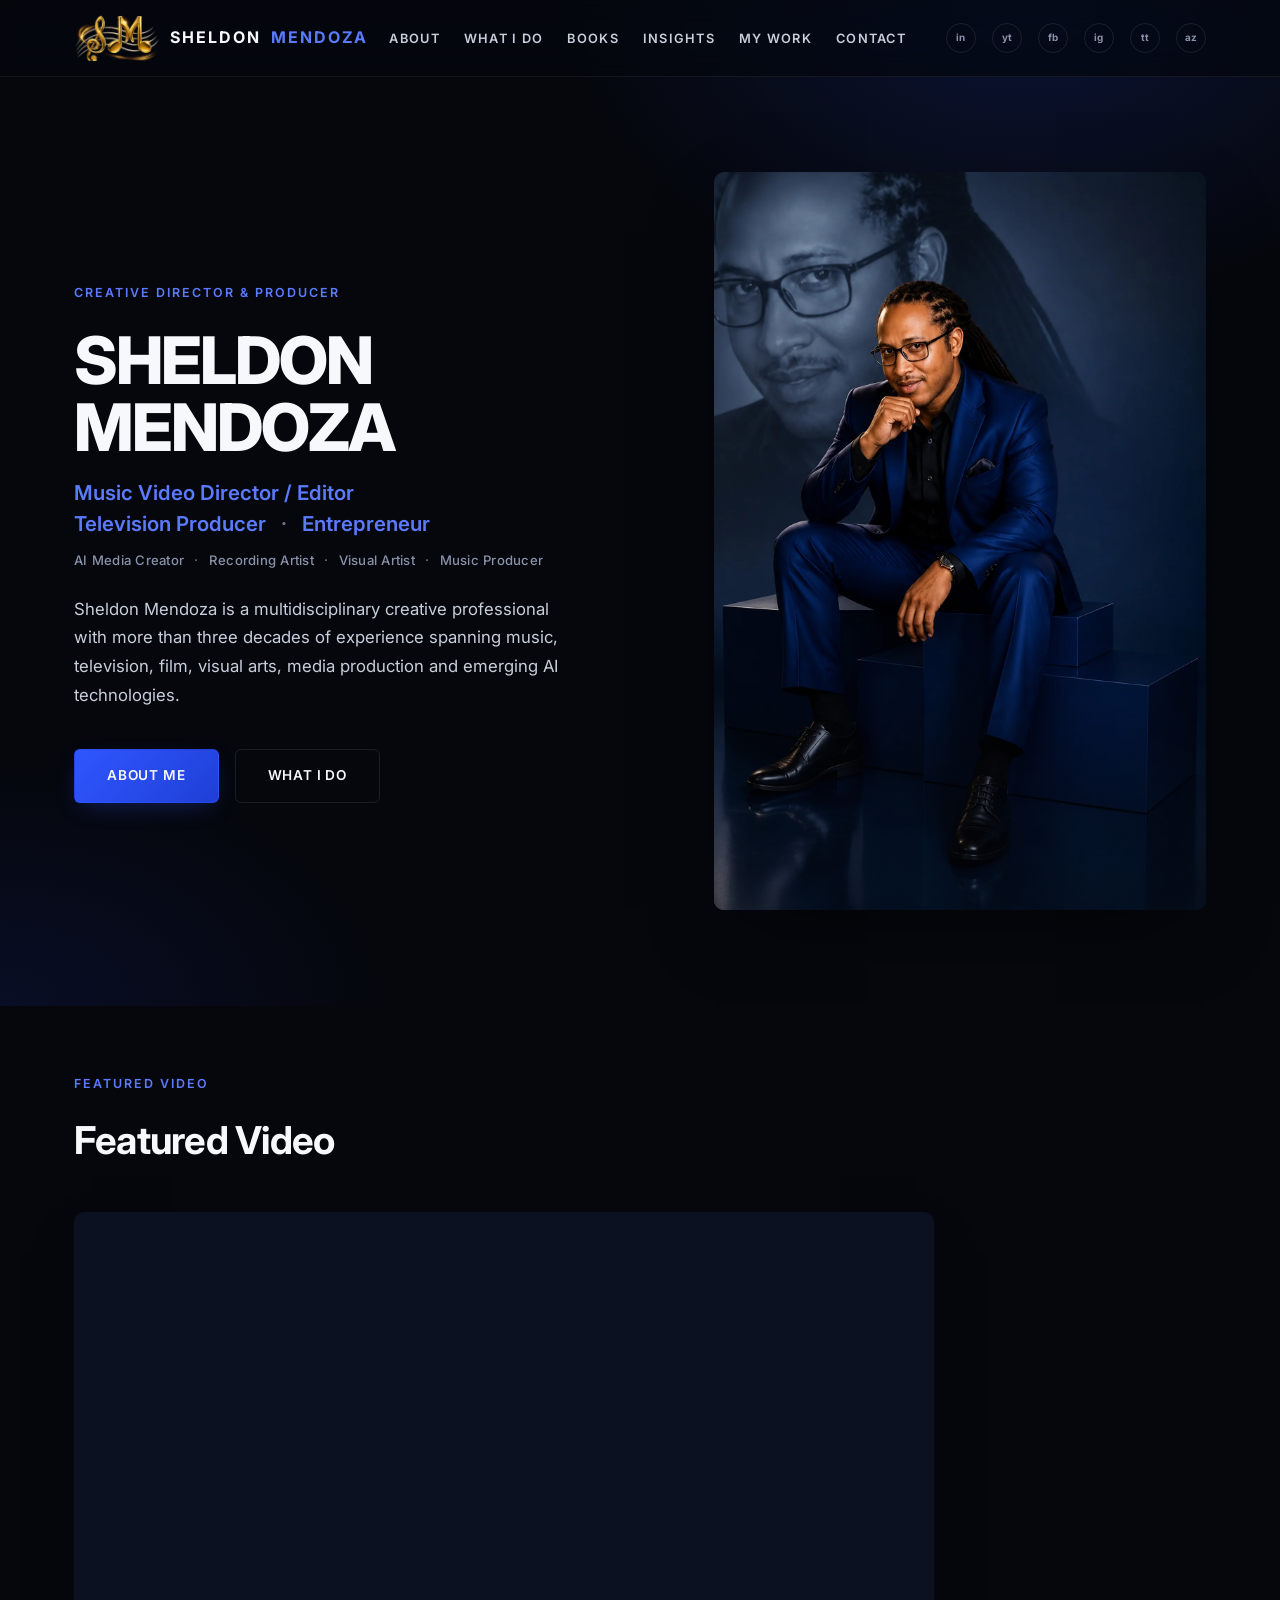
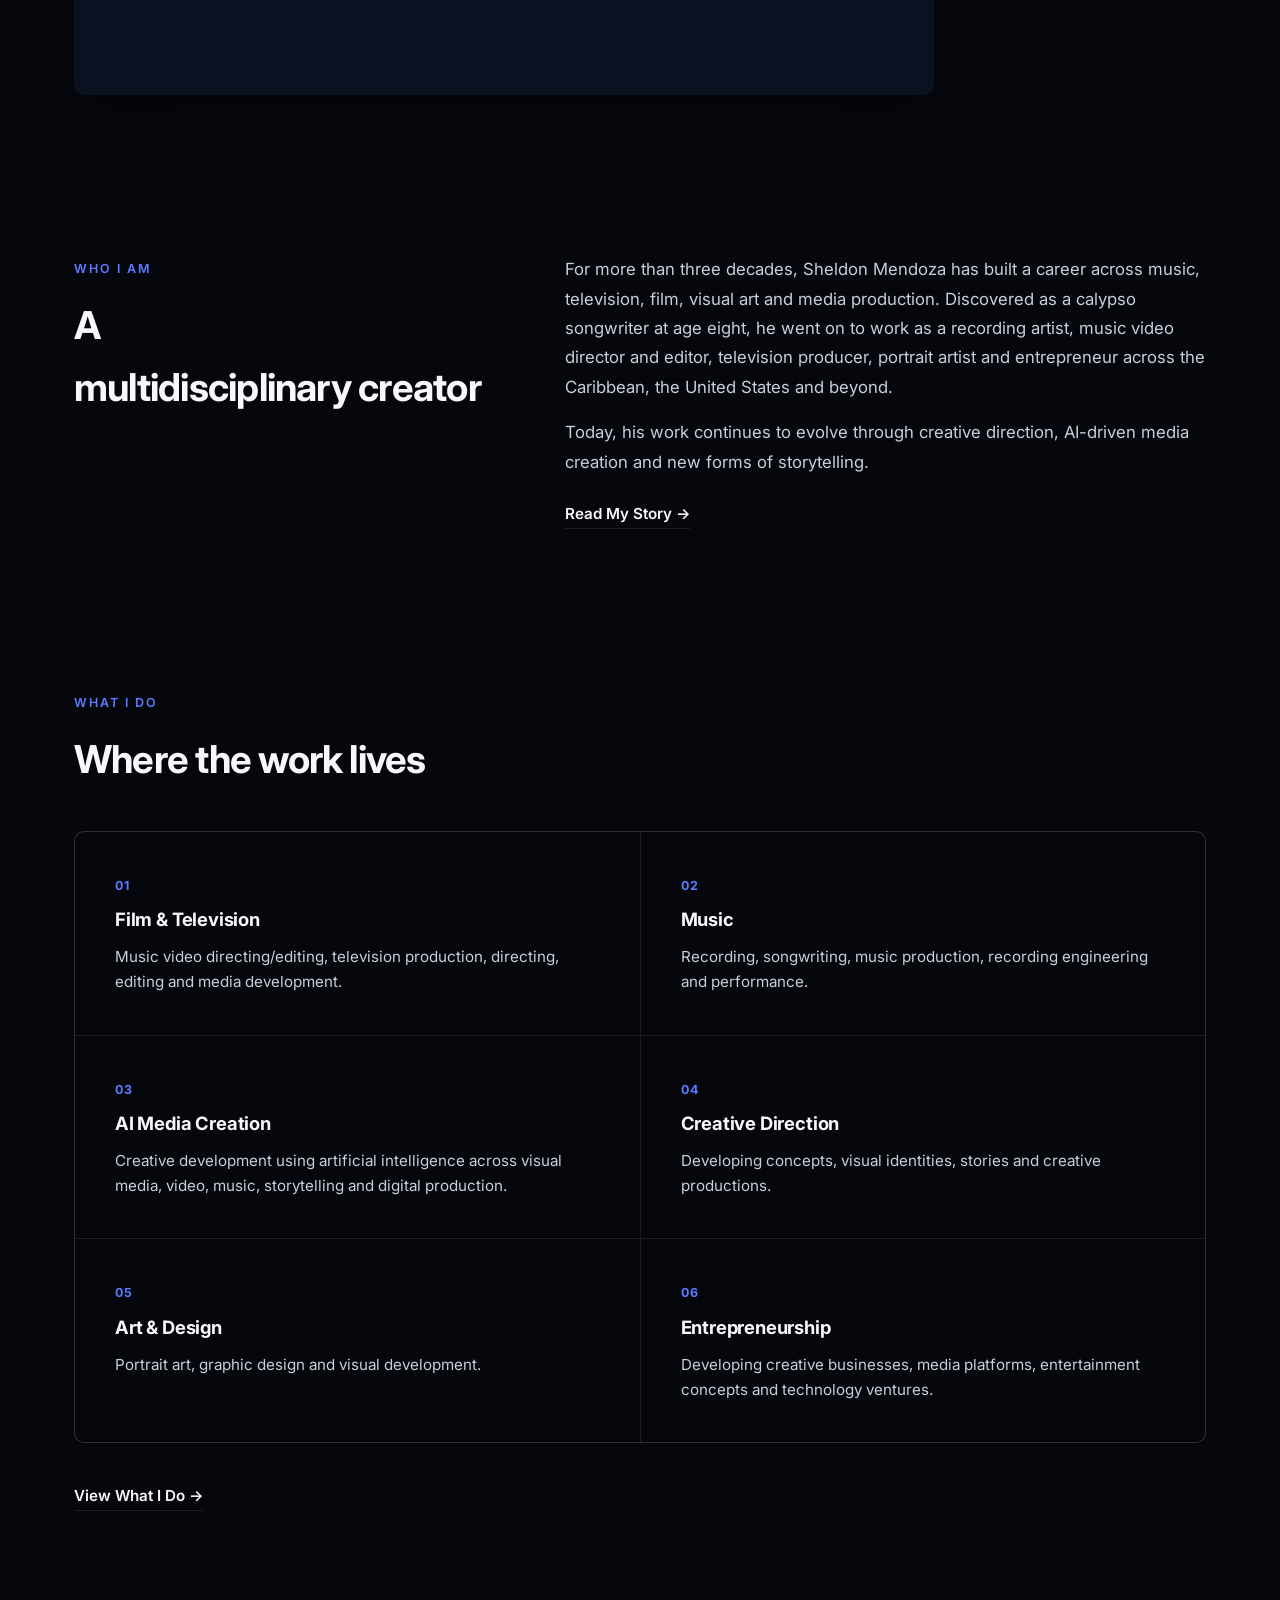
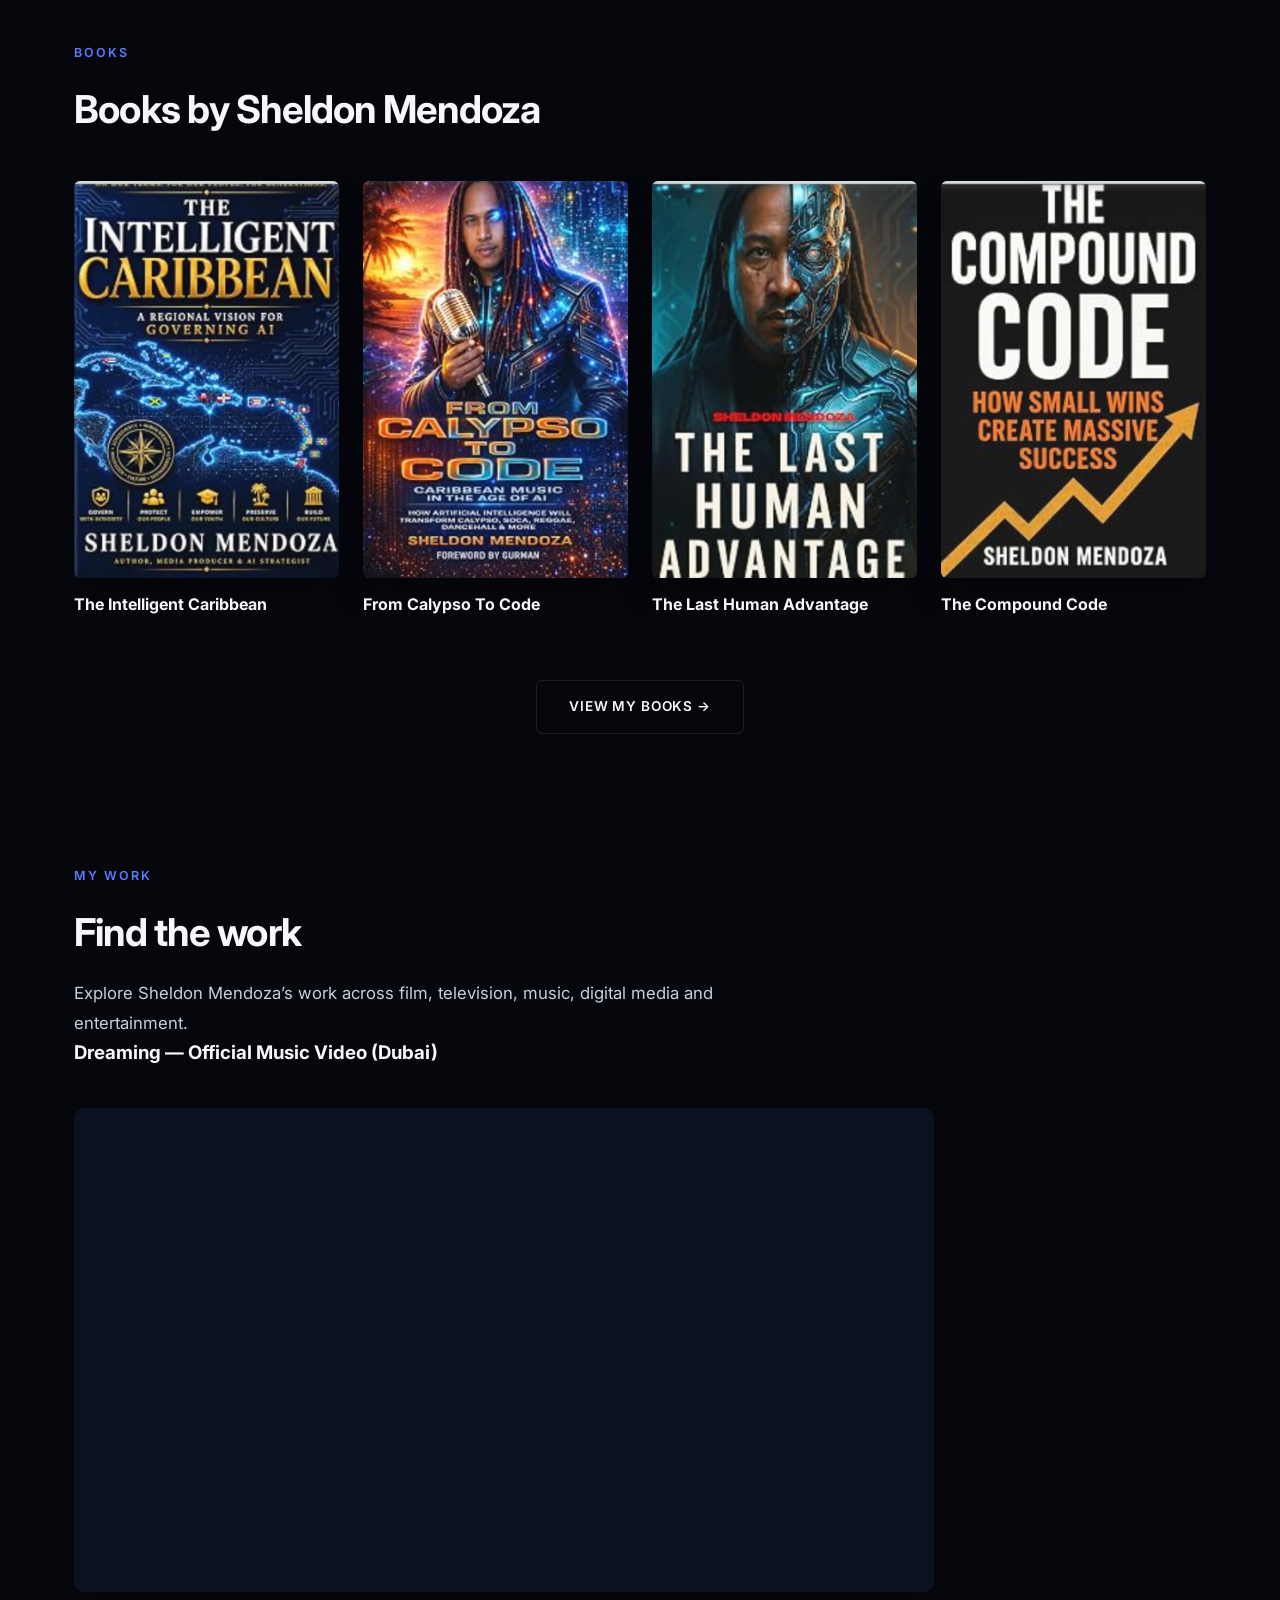
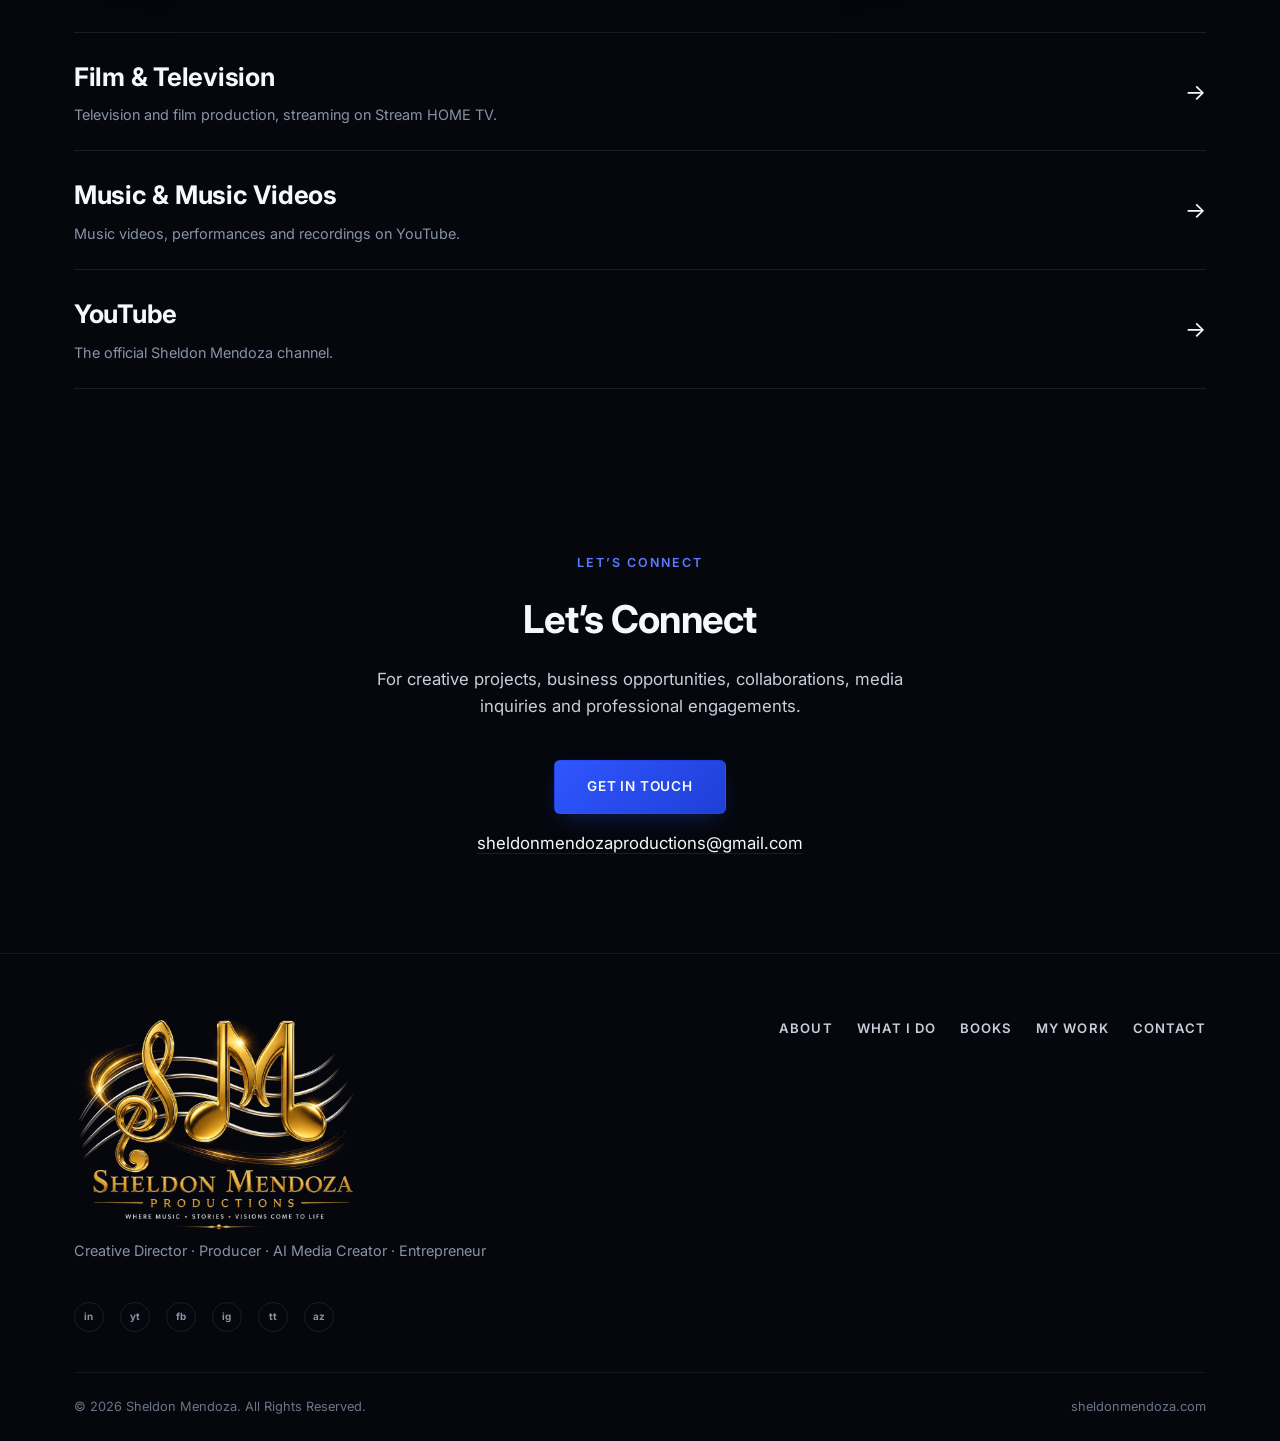
<file: index.html>
<!DOCTYPE html>
<html lang="en">
<head>
<meta charset="UTF-8">
<meta name="viewport" content="width=device-width, initial-scale=1.0">
<title>Sheldon Mendoza | Creative Director, Producer & AI Media Creator</title>
<meta name="description" content="Trinidadian creative director, producer and music video director/editor across television, music and AI media — author of four books on AI and creativity.">
<link rel="canonical" href="https://www.sheldonmendoza.com/">

<!-- Open Graph -->
<meta property="og:type" content="website">
<meta property="og:site_name" content="Sheldon Mendoza">
<meta property="og:title" content="Sheldon Mendoza | Creative Director, Producer & AI Media Creator">
<meta property="og:description" content="Trinidadian creative director, producer and music video director/editor across television, music and AI media — author of four books on AI and creativity.">
<meta property="og:url" content="https://www.sheldonmendoza.com/">
<meta property="og:image" content="https://www.sheldonmendoza.com/images/social-share.jpg">
<meta property="og:image:width" content="1200">
<meta property="og:image:height" content="630">

<!-- Twitter -->
<meta name="twitter:card" content="summary_large_image">
<meta name="twitter:title" content="Sheldon Mendoza | Creative Director, Producer & AI Media Creator">
<meta name="twitter:description" content="Trinidadian creative director, producer and music video director/editor across television, music and AI media — author of four books on AI and creativity.">
<meta name="twitter:image" content="https://www.sheldonmendoza.com/images/social-share.jpg">

<!-- Icons -->
<link rel="icon" href="/favicon.ico" sizes="any">
<link rel="icon" type="image/png" sizes="32x32" href="/images/favicon-32.png">
<link rel="icon" type="image/png" sizes="16x16" href="/images/favicon-16.png">
<link rel="apple-touch-icon" sizes="180x180" href="/images/apple-touch-icon.png">
<link rel="manifest" href="/site.webmanifest">
<meta name="theme-color" content="#05070d">

<!-- Fonts -->
<link rel="preconnect" href="https://fonts.googleapis.com">
<link rel="preconnect" href="https://fonts.gstatic.com" crossorigin>
<link href="https://fonts.googleapis.com/css2?family=Inter:wght@400;500;600;700;800&display=swap" rel="stylesheet">

<link rel="stylesheet" href="/css/styles.css">

  <script type="application/ld+json">
{
  "@context": "https://schema.org",
  "@type": "Person",
  "name": "Sheldon Mendoza",
  "url": "https://www.sheldonmendoza.com/",
  "image": "https://www.sheldonmendoza.com/images/portrait-about.jpg",
  "jobTitle": "Creative Director, Producer & AI Media Creator",
  "description": "Trinidadian creative director, producer, music video director/editor, television producer, recording artist and AI media creator.",
  "sameAs": [
    "https://www.youtube.com/sheldonmendoza",
    "https://www.instagram.com/sheldon_mendoza",
    "https://www.facebook.com/sheldonmendoza",
    "https://www.linkedin.com/in/sheldon-mendoza-5367085/",
    "https://www.tiktok.com/@1sheldonmendoza",
    "https://www.amazon.com/author/sheldonmendoza"
  ]
}
  </script>
</head>
<body>

  <a href="#main" class="skip-link">Skip to content</a>
  <header class="site-header">
    <div class="container">
      <a href="/" class="brand"><img class="brand-logo" src="/images/logo-sm.webp" alt="" width="86" height="46">SHELDON <span>MENDOZA</span></a>
      <nav class="main-nav" id="primary-nav" aria-label="Primary">
        <ul class="nav-links"><li><a href="/about/">About</a></li><li><a href="/what-i-do/">What I Do</a></li><li><a href="/books/">Books</a></li><li><a href="/insights/">Insights</a></li><li><a href="/my-work/">My Work</a></li><li><a href="/contact/">Contact</a></li></ul>
        <div class="nav-social" aria-label="Social links"><a href="https://www.linkedin.com/in/sheldon-mendoza-5367085/" class="icon-badge" target="_blank" rel="noopener noreferrer" aria-label="LinkedIn (opens in new tab)">in</a><a href="https://www.youtube.com/sheldonmendoza" class="icon-badge" target="_blank" rel="noopener noreferrer" aria-label="YouTube (opens in new tab)">yt</a><a href="https://www.facebook.com/sheldonmendoza" class="icon-badge" target="_blank" rel="noopener noreferrer" aria-label="Facebook (opens in new tab)">fb</a><a href="https://www.instagram.com/sheldon_mendoza" class="icon-badge" target="_blank" rel="noopener noreferrer" aria-label="Instagram (opens in new tab)">ig</a><a href="https://www.tiktok.com/@1sheldonmendoza" class="icon-badge" target="_blank" rel="noopener noreferrer" aria-label="TikTok (opens in new tab)">tt</a><a href="https://www.amazon.com/author/sheldonmendoza" class="icon-badge" target="_blank" rel="noopener noreferrer" aria-label="Amazon Author Page (opens in new tab)">az</a></div>
      </nav>
      <button class="nav-toggle" aria-label="Toggle menu" aria-expanded="false" aria-controls="primary-nav">
        <span class="bar"></span>
      </button>
    </div>
  </header>

  <main id="main">

    <!-- HERO -->
    <section class="hero">
      <div class="container">
        <div class="hero-copy">
          <span class="section-label">Creative Director &amp; Producer</span>
          <h1 class="hero-name">SHELDON MENDOZA</h1>
          <p class="hero-titles">
            Music Video Director / Editor<br>
            Television Producer <span class="divider-dot">&middot;</span> Entrepreneur
          </p>
          <p class="hero-disciplines">
            AI Media Creator <span class="divider-dot">&middot;</span> Recording Artist <span class="divider-dot">&middot;</span> Visual Artist <span class="divider-dot">&middot;</span> Music Producer
          </p>
          <p class="hero-intro">
            Sheldon Mendoza is a multidisciplinary creative professional with more than three
            decades of experience spanning music, television, film, visual arts, media
            production and emerging AI technologies.
          </p>
          <div class="hero-actions">
            <a href="/about/" class="btn btn-primary">About Me</a>
            <a href="/what-i-do/" class="btn btn-outline">What I Do</a>
          </div>
        </div>
        <div class="hero-portrait">
          <picture>
            <source media="(max-width: 640px)" srcset="/images/hero-mobile.webp" type="image/webp">
            <source media="(max-width: 640px)" srcset="/images/hero-mobile.jpg">
            <source srcset="/images/hero.webp 1000w, /images/hero@2x.webp 1400w" type="image/webp">
            <img
              src="/images/hero.jpg"
              srcset="/images/hero.jpg 1000w, /images/hero@2x.jpg 1400w"
              sizes="(max-width: 980px) 90vw, 45vw"
              alt="Portrait of Sheldon Mendoza in a royal blue suit"
              width="1000" height="1500"
              fetchpriority="high"
            >
          </picture>
        </div>
      </div>
    </section>

    <!-- FEATURED VIDEO -->
    <section class="section section--tight reveal">
      <div class="container">
        <span class="section-label">Featured Video</span>
        <h2 class="section-title">Featured Video</h2>
        <div class="video-embed-wrap">
          <div class="video-embed">
            <iframe
              src="https://www.youtube.com/embed/c3bTueH2DyY"
              title="Featured video &mdash; Sheldon Mendoza"
              loading="lazy"
              allow="accelerometer; clipboard-write; encrypted-media; gyroscope; picture-in-picture; web-share"
              referrerpolicy="strict-origin-when-cross-origin"
              allowfullscreen
            ></iframe>
          </div>
        </div>
      </div>
    </section>

    <!-- WHO I AM -->
    <section class="section split-section reveal">
      <div class="container">
        <div class="split-heading">
          <span class="section-label">Who I Am</span>
          <h2 class="section-title">A multidisciplinary&nbsp;creator</h2>
        </div>
        <div class="split-body">
          <p>
            For more than three decades, Sheldon Mendoza has built a career across music,
            television, film, visual art and media production. Discovered as a calypso
            songwriter at age
            eight, he went on to work as a recording artist, music video director and editor,
            television producer, portrait artist and entrepreneur across the Caribbean, the
            United States and beyond.
          </p>
          <p>
            Today, his work continues to evolve through creative direction, AI-driven media
            creation and new forms of storytelling.
          </p>
          <div class="cta-row">
            <a href="/about/" class="text-link">Read My Story &rarr;</a>
          </div>
        </div>
      </div>
    </section>

    <!-- WHAT I DO -->
    <section class="section section--tight reveal">
      <div class="container">
        <span class="section-label">What I Do</span>
        <h2 class="section-title">Where the work lives</h2>
        <div class="discipline-grid">
          <div class="discipline">
            <span class="discipline-index">01</span>
            <h3>Film &amp; Television</h3>
            <p>Music video directing/editing, television production, directing, editing and media development.</p>
          </div>
          <div class="discipline">
            <span class="discipline-index">02</span>
            <h3>Music</h3>
            <p>Recording, songwriting, music production, recording engineering and performance.</p>
          </div>
          <div class="discipline">
            <span class="discipline-index">03</span>
            <h3>AI Media Creation</h3>
            <p>Creative development using artificial intelligence across visual media, video, music, storytelling and digital production.</p>
          </div>
          <div class="discipline">
            <span class="discipline-index">04</span>
            <h3>Creative Direction</h3>
            <p>Developing concepts, visual identities, stories and creative productions.</p>
          </div>
          <div class="discipline">
            <span class="discipline-index">05</span>
            <h3>Art &amp; Design</h3>
            <p>Portrait art, graphic design and visual development.</p>
          </div>
          <div class="discipline">
            <span class="discipline-index">06</span>
            <h3>Entrepreneurship</h3>
            <p>Developing creative businesses, media platforms, entertainment concepts and technology ventures.</p>
          </div>
        </div>
        <div class="section-cta">
          <a href="/what-i-do/" class="text-link">View What I Do &rarr;</a>
        </div>
      </div>
    </section>

    <!-- BOOKS -->
    <section class="section section--tight reveal">
      <div class="container">
        <span class="section-label">Books</span>
        <h2 class="section-title">Books by Sheldon Mendoza</h2>
        <div class="books-grid">
          <div class="book-card">
            <a href="https://www.amazon.com/author/sheldonmendoza" target="_blank" rel="noopener noreferrer" class="book-cover">
              <img
                src="/images/books/intelligent-caribbean.jpg"
                srcset="/images/books/intelligent-caribbean.webp"
                alt="Cover of The Intelligent Caribbean: A Regional Vision for Governing AI by Sheldon Mendoza"
                width="640" height="925" loading="lazy"
              >
            </a>
            <h3>The Intelligent Caribbean</h3>
          </div>
          <div class="book-card">
            <a href="https://www.amazon.com/author/sheldonmendoza" target="_blank" rel="noopener noreferrer" class="book-cover">
              <img
                src="/images/books/calypso-to-code.jpg"
                srcset="/images/books/calypso-to-code.webp"
                alt="Cover of From Calypso To Code: Caribbean Music In The Age Of AI by Sheldon Mendoza"
                width="640" height="925" loading="lazy"
              >
            </a>
            <h3>From Calypso To Code</h3>
          </div>
          <div class="book-card">
            <a href="https://www.amazon.com/author/sheldonmendoza" target="_blank" rel="noopener noreferrer" class="book-cover">
              <img
                src="/images/books/last-human-advantage.jpg"
                srcset="/images/books/last-human-advantage.webp"
                alt="Cover of The Last Human Advantage: Thriving in the AI World by Sheldon Mendoza"
                width="640" height="925" loading="lazy"
              >
            </a>
            <h3>The Last Human Advantage</h3>
          </div>
          <div class="book-card">
            <a href="https://www.amazon.com/author/sheldonmendoza" target="_blank" rel="noopener noreferrer" class="book-cover">
              <img
                src="/images/books/compound-code.jpg"
                srcset="/images/books/compound-code.webp"
                alt="Cover of The Compound Code: How Small Actions Create Unstoppable Momentum by Sheldon Mendoza"
                width="640" height="925" loading="lazy"
              >
            </a>
            <h3>The Compound Code</h3>
          </div>
        </div>
        <div class="books-cta">
          <a href="/books/" class="btn btn-outline">View My Books &rarr;</a>
        </div>
      </div>
    </section>

    <!-- MY WORK -->
    <section class="section section--tight reveal">
      <div class="container">
        <span class="section-label">My Work</span>
        <h2 class="section-title">Find the work</h2>
        <p class="split-body" style="margin-top: var(--space-2); max-width: 60ch; color: var(--white-dim); font-size: 1.05rem; line-height: 1.75;">
          Explore Sheldon Mendoza&rsquo;s work across film, television, music, digital media and entertainment.
        </p>
        <h3>Dreaming &mdash; Official Music Video (Dubai)</h3>
        <div class="video-embed-wrap">
          <div class="video-embed">
            <iframe
              src="https://www.youtube.com/embed/WZ5BmHQmxX8"
              title="Sheldon Mendoza &mdash; Dreaming (Official Music Video)"
              loading="lazy"
              allow="accelerometer; clipboard-write; encrypted-media; gyroscope; picture-in-picture; web-share"
              referrerpolicy="strict-origin-when-cross-origin"
              allowfullscreen
            ></iframe>
          </div>
        </div>
        <div class="work-links">
          <a class="work-link" href="https://www.streamhometv.com" target="_blank" rel="noopener noreferrer">
            <span>
              <span class="label">Film &amp; Television</span>
              <span class="desc">Television and film production, streaming on Stream HOME TV.</span>
            </span>
            <span class="arrow" aria-hidden="true">&rarr;</span>
          </a>
          <a class="work-link" href="https://www.youtube.com/sheldonmendoza" target="_blank" rel="noopener noreferrer">
            <span>
              <span class="label">Music &amp; Music Videos</span>
              <span class="desc">Music videos, performances and recordings on YouTube.</span>
            </span>
            <span class="arrow" aria-hidden="true">&rarr;</span>
          </a>
          <a class="work-link" href="https://www.youtube.com/sheldonmendoza" target="_blank" rel="noopener noreferrer">
            <span>
              <span class="label">YouTube</span>
              <span class="desc">The official Sheldon Mendoza channel.</span>
            </span>
            <span class="arrow" aria-hidden="true">&rarr;</span>
          </a>
        </div>
      </div>
    </section>

    <!-- CONTACT -->
    <section class="section contact-section reveal">
      <div class="container">
        <span class="section-label">Let&rsquo;s Connect</span>
        <h2 class="section-title">Let&rsquo;s Connect</h2>
        <p>
          For creative projects, business opportunities, collaborations, media inquiries and
          professional engagements.
        </p>
        <div class="hero-actions">
          <a href="/contact/" class="btn btn-primary">Get In Touch</a>
        </div>
        <p class="contact-email">
          <a href="mailto:sheldonmendozaproductions@gmail.com">sheldonmendozaproductions@gmail.com</a>
        </p>
      </div>
    </section>

  </main>

  <footer class="site-footer">
    <div class="container">
      <div class="footer-top">
        <div class="footer-brand">
          <a href="/" class="brand"><img class="footer-logo" src="/images/logo-full.webp" alt="Sheldon Mendoza Productions — Where Music, Stories, Visions Come to Life" width="280" height="213"></a>
          <p class="tagline">Creative Director &middot; Producer &middot; AI Media Creator &middot; Entrepreneur</p>
        </div>
        <nav class="footer-nav" aria-label="Footer">
          <a href="/about/">About</a><a href="/what-i-do/">What I Do</a><a href="/books/">Books</a><a href="/my-work/">My Work</a><a href="/contact/">Contact</a>
        </nav>
        <div class="footer-social" aria-label="Social links"><a href="https://www.linkedin.com/in/sheldon-mendoza-5367085/" class="icon-badge" target="_blank" rel="noopener noreferrer" aria-label="LinkedIn (opens in new tab)">in</a><a href="https://www.youtube.com/sheldonmendoza" class="icon-badge" target="_blank" rel="noopener noreferrer" aria-label="YouTube (opens in new tab)">yt</a><a href="https://www.facebook.com/sheldonmendoza" class="icon-badge" target="_blank" rel="noopener noreferrer" aria-label="Facebook (opens in new tab)">fb</a><a href="https://www.instagram.com/sheldon_mendoza" class="icon-badge" target="_blank" rel="noopener noreferrer" aria-label="Instagram (opens in new tab)">ig</a><a href="https://www.tiktok.com/@1sheldonmendoza" class="icon-badge" target="_blank" rel="noopener noreferrer" aria-label="TikTok (opens in new tab)">tt</a><a href="https://www.amazon.com/author/sheldonmendoza" class="icon-badge" target="_blank" rel="noopener noreferrer" aria-label="Amazon Author Page (opens in new tab)">az</a></div>
      </div>
      <div class="footer-bottom">
        <p>&copy; 2026 Sheldon Mendoza. All Rights Reserved.</p>
        <p>sheldonmendoza.com</p>
      </div>
    </div>
  </footer>
  <script src="/js/main.js" defer></script>

</body>
</html>
</file>
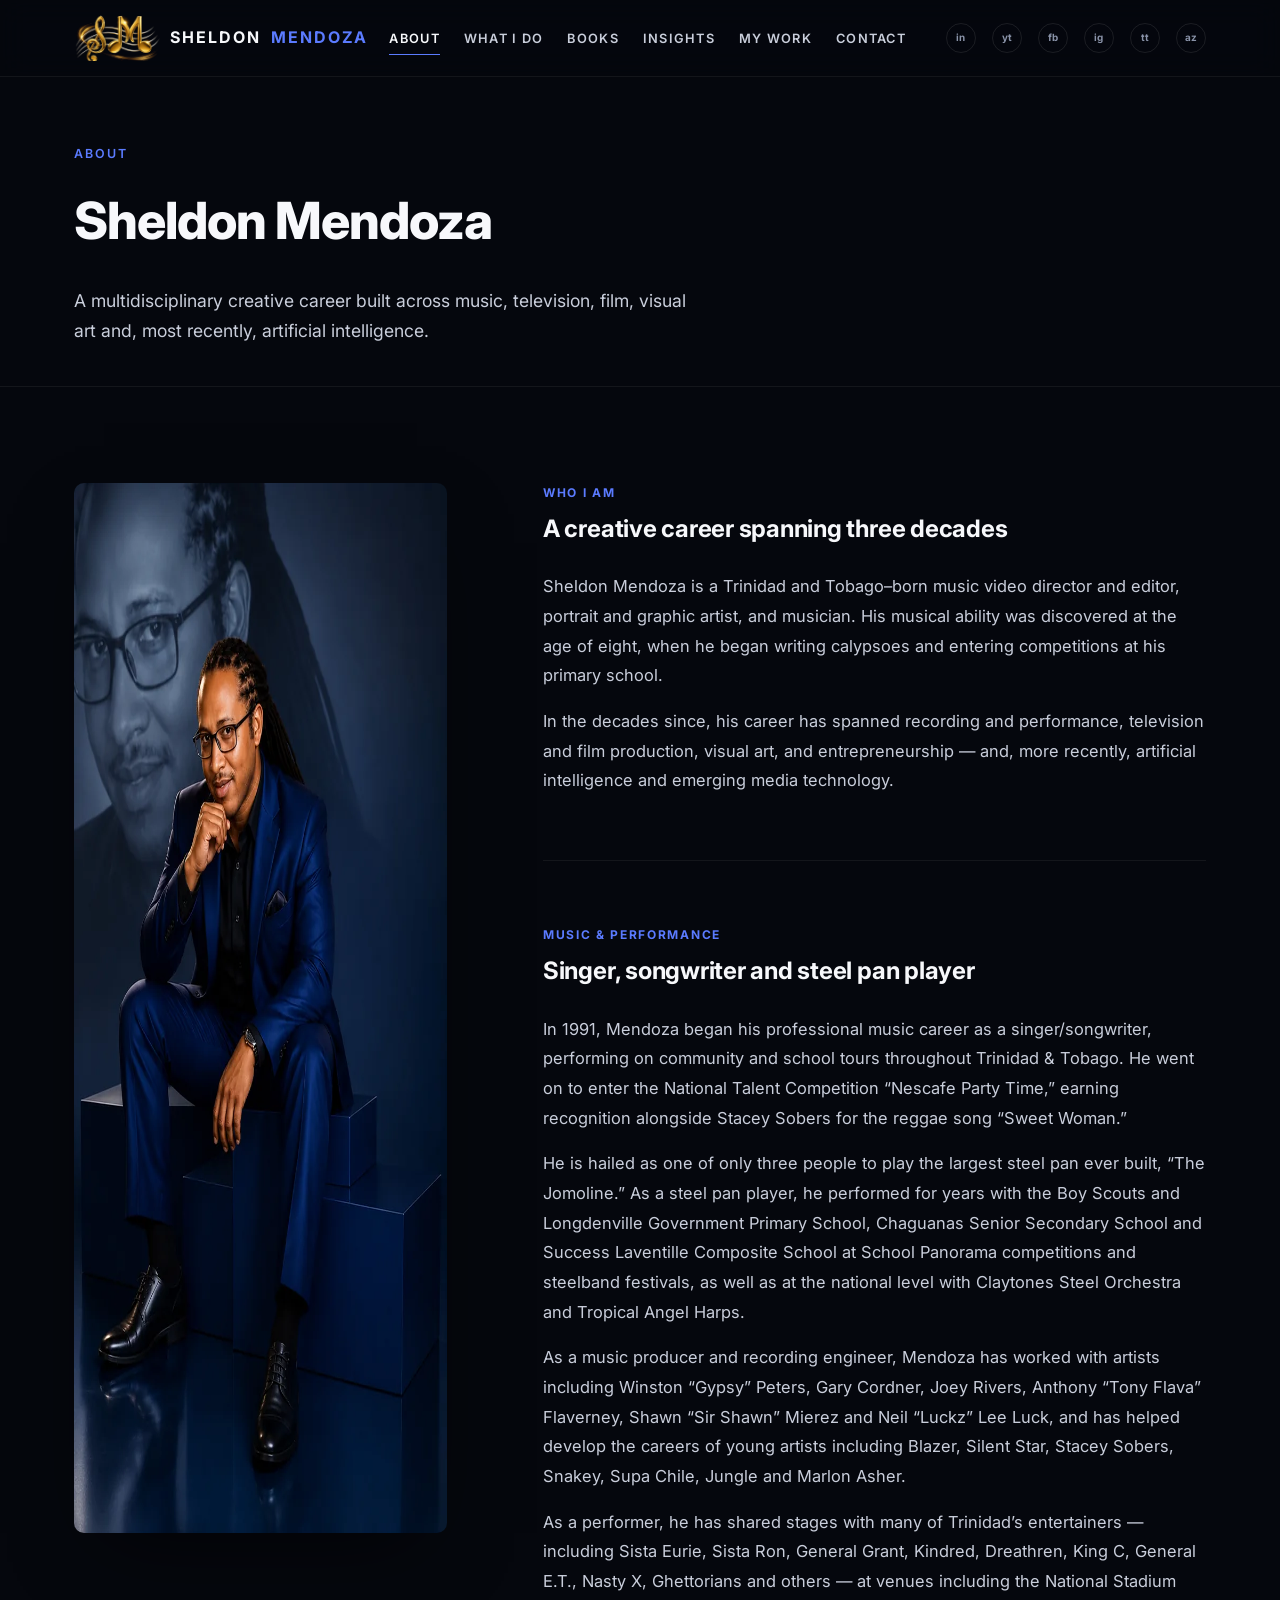
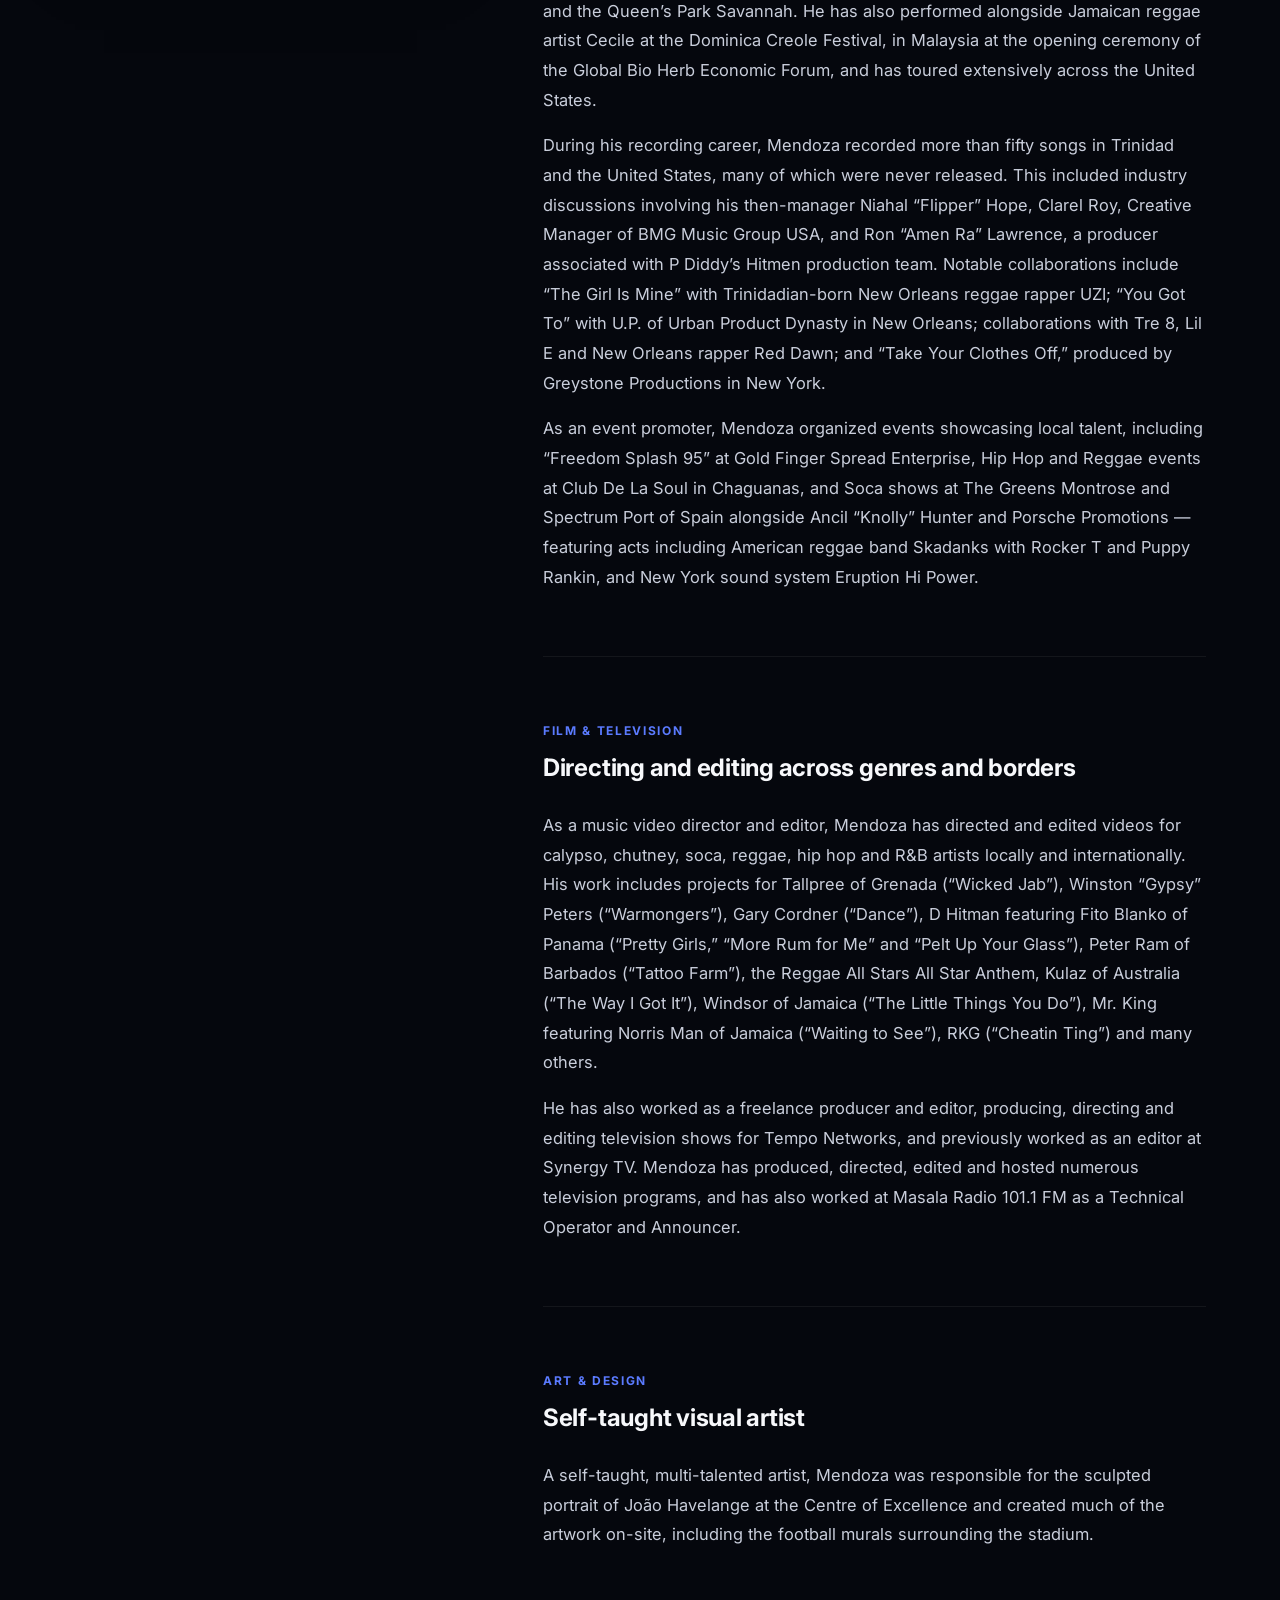
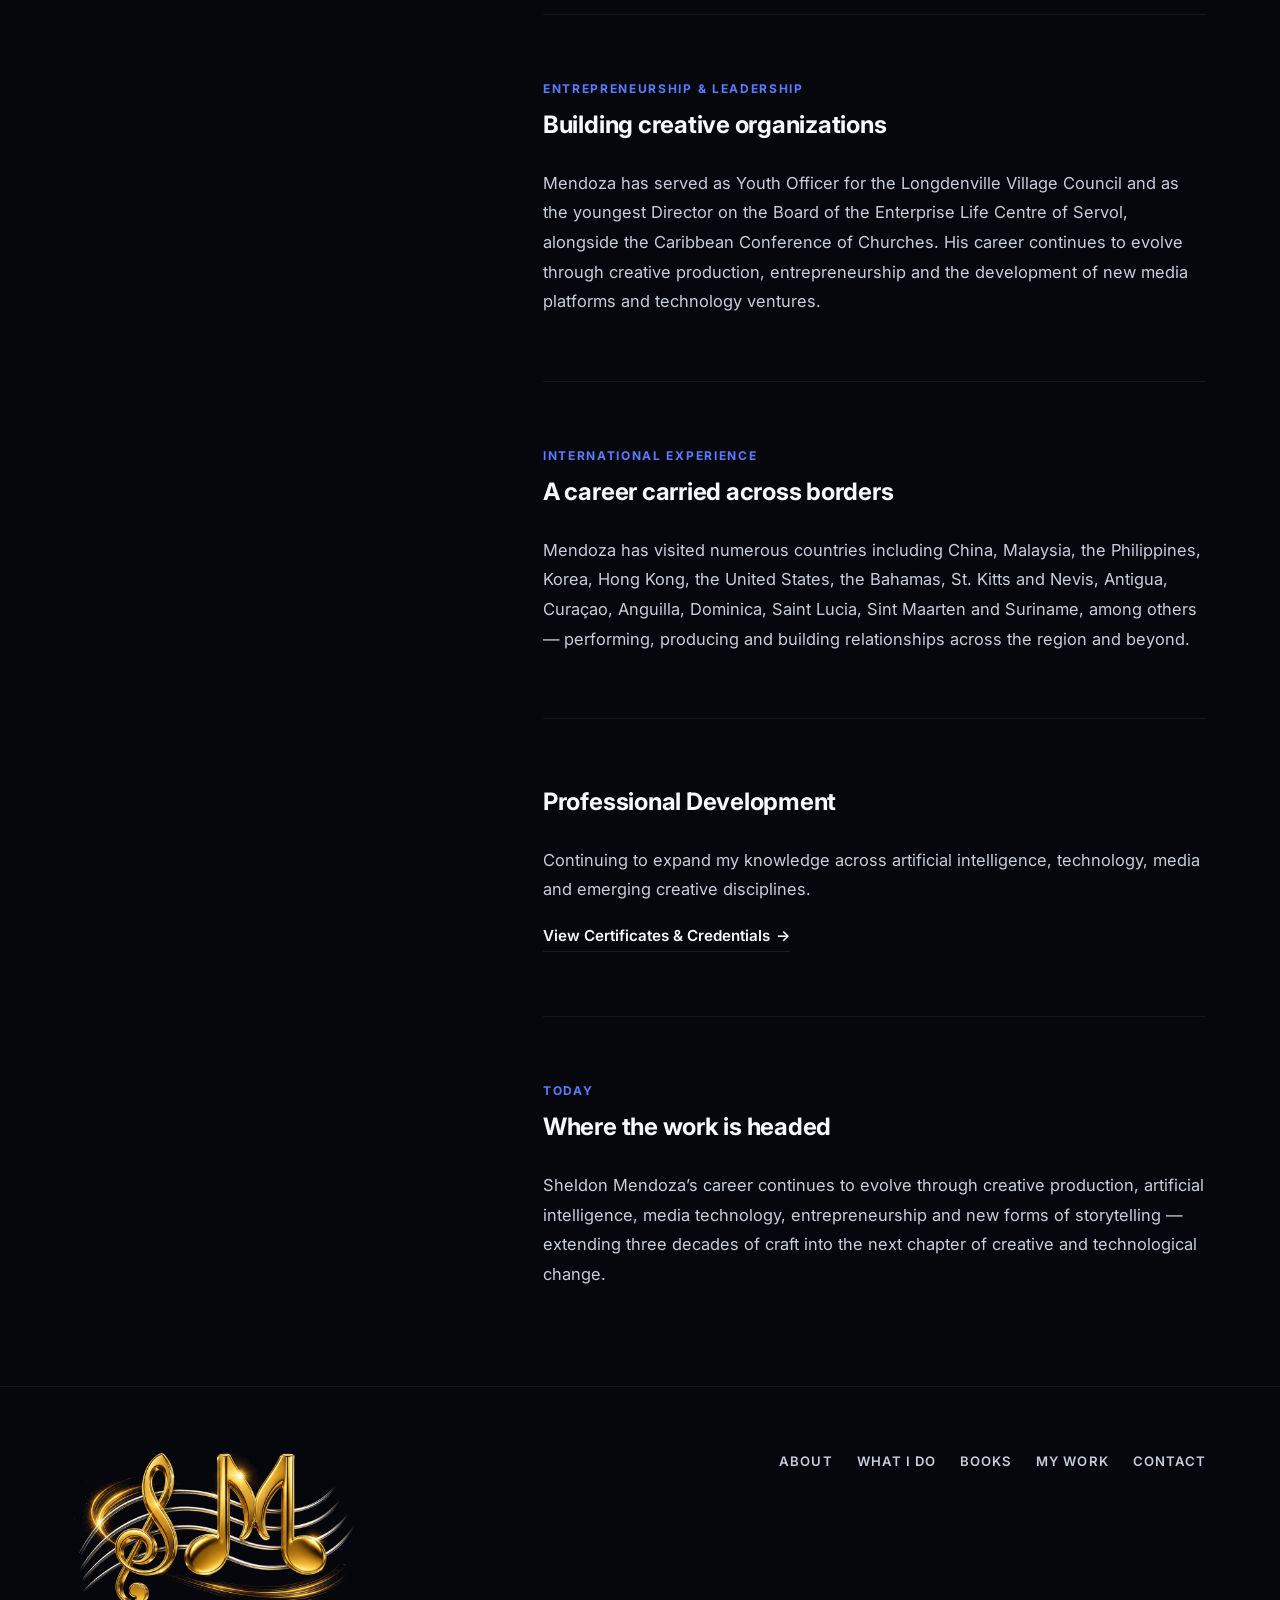
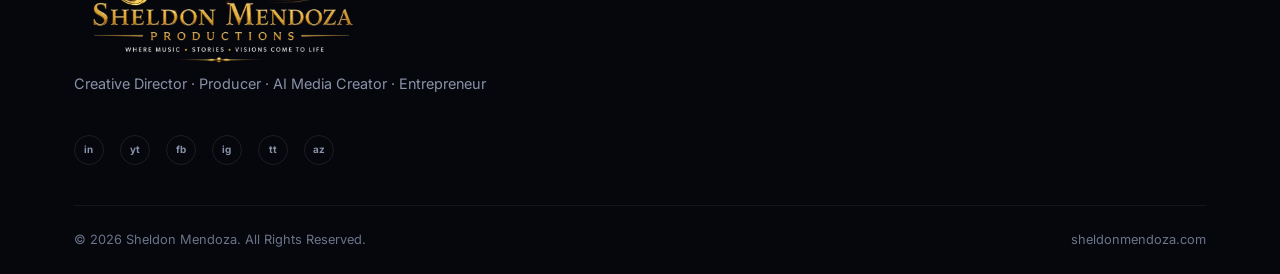
<file: about/index.html>
<!DOCTYPE html>
<html lang="en">
<head>
<meta charset="UTF-8">
<meta name="viewport" content="width=device-width, initial-scale=1.0">
<title>About Sheldon Mendoza | Creative Director & Producer</title>
<meta name="description" content="The story of Sheldon Mendoza — three decades across music, television, film, visual art, entrepreneurship and AI-driven media production.">
<link rel="canonical" href="https://www.sheldonmendoza.com/about/">

<!-- Open Graph -->
<meta property="og:type" content="website">
<meta property="og:site_name" content="Sheldon Mendoza">
<meta property="og:title" content="About Sheldon Mendoza | Creative Director & Producer">
<meta property="og:description" content="The story of Sheldon Mendoza — three decades across music, television, film, visual art, entrepreneurship and AI-driven media production.">
<meta property="og:url" content="https://www.sheldonmendoza.com/about/">
<meta property="og:image" content="https://www.sheldonmendoza.com/images/social-share.jpg">
<meta property="og:image:width" content="1200">
<meta property="og:image:height" content="630">

<!-- Twitter -->
<meta name="twitter:card" content="summary_large_image">
<meta name="twitter:title" content="About Sheldon Mendoza | Creative Director & Producer">
<meta name="twitter:description" content="The story of Sheldon Mendoza — three decades across music, television, film, visual art, entrepreneurship and AI-driven media production.">
<meta name="twitter:image" content="https://www.sheldonmendoza.com/images/social-share.jpg">

<!-- Icons -->
<link rel="icon" href="/favicon.ico" sizes="any">
<link rel="icon" type="image/png" sizes="32x32" href="/images/favicon-32.png">
<link rel="icon" type="image/png" sizes="16x16" href="/images/favicon-16.png">
<link rel="apple-touch-icon" sizes="180x180" href="/images/apple-touch-icon.png">
<link rel="manifest" href="/site.webmanifest">
<meta name="theme-color" content="#05070d">

<!-- Fonts -->
<link rel="preconnect" href="https://fonts.googleapis.com">
<link rel="preconnect" href="https://fonts.gstatic.com" crossorigin>
<link href="https://fonts.googleapis.com/css2?family=Inter:wght@400;500;600;700;800&display=swap" rel="stylesheet">

<link rel="stylesheet" href="/css/styles.css">
</head>
<body>

  <a href="#main" class="skip-link">Skip to content</a>
  <header class="site-header">
    <div class="container">
      <a href="/" class="brand"><img class="brand-logo" src="/images/logo-sm.webp" alt="" width="86" height="46">SHELDON <span>MENDOZA</span></a>
      <nav class="main-nav" id="primary-nav" aria-label="Primary">
        <ul class="nav-links"><li><a href="/about/" aria-current="page">About</a></li><li><a href="/what-i-do/">What I Do</a></li><li><a href="/books/">Books</a></li><li><a href="/insights/">Insights</a></li><li><a href="/my-work/">My Work</a></li><li><a href="/contact/">Contact</a></li></ul>
        <div class="nav-social" aria-label="Social links"><a href="https://www.linkedin.com/in/sheldon-mendoza-5367085/" class="icon-badge" target="_blank" rel="noopener noreferrer" aria-label="LinkedIn (opens in new tab)">in</a><a href="https://www.youtube.com/sheldonmendoza" class="icon-badge" target="_blank" rel="noopener noreferrer" aria-label="YouTube (opens in new tab)">yt</a><a href="https://www.facebook.com/sheldonmendoza" class="icon-badge" target="_blank" rel="noopener noreferrer" aria-label="Facebook (opens in new tab)">fb</a><a href="https://www.instagram.com/sheldon_mendoza" class="icon-badge" target="_blank" rel="noopener noreferrer" aria-label="Instagram (opens in new tab)">ig</a><a href="https://www.tiktok.com/@1sheldonmendoza" class="icon-badge" target="_blank" rel="noopener noreferrer" aria-label="TikTok (opens in new tab)">tt</a><a href="https://www.amazon.com/author/sheldonmendoza" class="icon-badge" target="_blank" rel="noopener noreferrer" aria-label="Amazon Author Page (opens in new tab)">az</a></div>
      </nav>
      <button class="nav-toggle" aria-label="Toggle menu" aria-expanded="false" aria-controls="primary-nav">
        <span class="bar"></span>
      </button>
    </div>
  </header>

  <main id="main">

    <section class="page-hero">
      <div class="container">
        <span class="section-label">About</span>
        <h1>Sheldon Mendoza</h1>
        <p class="lede">
          A multidisciplinary creative career built across music, television, film, visual
          art and, most recently, artificial intelligence.
        </p>
      </div>
    </section>

    <section class="section">
      <div class="container about-layout">
        <div class="about-portrait">
          <img
            src="/images/portrait-about.jpg"
            srcset="/images/portrait-about.webp"
            alt="Portrait of Sheldon Mendoza"
            width="700" height="1050" loading="lazy"
          >
        </div>

        <div class="about-content">

          <div class="bio-block">
            <span class="kicker">Who I Am</span>
            <h2>A creative career spanning three decades</h2>
            <p>
              Sheldon Mendoza is a Trinidad and Tobago&ndash;born music video director and
              editor, portrait and graphic artist, and musician. His musical ability was
              discovered at the age of eight, when he
              began writing calypsoes and entering competitions at his primary school.
            </p>
            <p>
              In the decades since, his career has spanned recording and performance,
              television and film production, visual art, and entrepreneurship &mdash; and,
              more recently, artificial intelligence and emerging media technology.
            </p>
          </div>

          <div class="bio-block">
            <span class="kicker">Music &amp; Performance</span>
            <h2>Singer, songwriter and steel pan player</h2>
            <p>
              In 1991, Mendoza began his professional music career as a singer/songwriter,
              performing on community and school tours throughout Trinidad &amp; Tobago. He
              went on to enter the National Talent Competition &ldquo;Nescafe Party
              Time,&rdquo; earning recognition alongside Stacey Sobers for the reggae song
              &ldquo;Sweet Woman.&rdquo;
            </p>
            <p>
              He is hailed as one of only three people to play the largest steel pan ever
              built, &ldquo;The Jomoline.&rdquo; As a steel pan player, he performed for years
              with the Boy Scouts and Longdenville Government Primary School, Chaguanas Senior
              Secondary School and Success Laventille Composite School at School Panorama
              competitions and steelband festivals, as well as at the national level with
              Claytones Steel Orchestra and Tropical Angel Harps.
            </p>
            <p>
              As a music producer and recording engineer, Mendoza has worked with artists
              including Winston &ldquo;Gypsy&rdquo; Peters, Gary Cordner, Joey Rivers, Anthony
              &ldquo;Tony Flava&rdquo; Flaverney, Shawn &ldquo;Sir Shawn&rdquo; Mierez and Neil
              &ldquo;Luckz&rdquo; Lee Luck, and has helped develop the careers of young artists
              including Blazer, Silent Star, Stacey Sobers, Snakey, Supa Chile, Jungle and
              Marlon Asher.
            </p>
            <p>
              As a performer, he has shared stages with many of Trinidad&rsquo;s entertainers
              &mdash; including Sista Eurie, Sista Ron, General Grant, Kindred, Dreathren,
              King C, General E.T., Nasty X, Ghettorians and others &mdash; at venues
              including the National Stadium and the Queen&rsquo;s Park Savannah. He has also
              performed alongside Jamaican reggae artist Cecile at the Dominica Creole
              Festival, in Malaysia at the opening ceremony of the Global Bio Herb Economic
              Forum, and has toured extensively across the United States.
            </p>
            <p>
              During his recording career, Mendoza recorded more than fifty songs in Trinidad
              and the United States, many of which were never released. This included
              industry discussions
              involving his then-manager Niahal &ldquo;Flipper&rdquo; Hope, Clarel Roy,
              Creative Manager of BMG Music Group USA, and Ron &ldquo;Amen Ra&rdquo; Lawrence,
              a producer associated with P Diddy&rsquo;s Hitmen production team. Notable
              collaborations include &ldquo;The Girl Is Mine&rdquo; with Trinidadian-born New
              Orleans reggae rapper UZI; &ldquo;You Got To&rdquo; with U.P. of Urban Product
              Dynasty in New Orleans; collaborations with Tre 8, Lil E and New Orleans rapper
              Red Dawn; and &ldquo;Take Your Clothes Off,&rdquo; produced by Greystone
              Productions in New York.
            </p>
            <p>
              As an event promoter, Mendoza organized events showcasing local talent,
              including &ldquo;Freedom Splash 95&rdquo; at Gold Finger Spread Enterprise,
              Hip Hop and Reggae events at Club De La Soul in Chaguanas, and Soca shows at
              The Greens Montrose and Spectrum Port of Spain alongside Ancil &ldquo;Knolly&rdquo;
              Hunter and Porsche Promotions &mdash; featuring acts including American reggae
              band Skadanks with Rocker T and Puppy Rankin, and New York sound system Eruption
              Hi Power.
            </p>
          </div>

          <div class="bio-block">
            <span class="kicker">Film &amp; Television</span>
            <h2>Directing and editing across genres and borders</h2>
            <p>
              As a music video director and editor, Mendoza has directed and edited videos
              for calypso, chutney, soca, reggae, hip hop and R&amp;B artists locally and
              internationally. His work includes projects for Tallpree of Grenada
              (&ldquo;Wicked Jab&rdquo;), Winston &ldquo;Gypsy&rdquo; Peters
              (&ldquo;Warmongers&rdquo;), Gary Cordner (&ldquo;Dance&rdquo;), D Hitman
              featuring Fito Blanko of Panama (&ldquo;Pretty Girls,&rdquo; &ldquo;More Rum for
              Me&rdquo; and &ldquo;Pelt Up Your Glass&rdquo;), Peter Ram of Barbados
              (&ldquo;Tattoo Farm&rdquo;), the Reggae All Stars All Star Anthem, Kulaz of
              Australia (&ldquo;The Way I Got It&rdquo;), Windsor of Jamaica (&ldquo;The
              Little Things You Do&rdquo;), Mr. King featuring Norris Man of Jamaica
              (&ldquo;Waiting to See&rdquo;), RKG (&ldquo;Cheatin Ting&rdquo;) and many others.
            </p>
            <p>
              He has also worked as a freelance producer and editor, producing, directing and
              editing television shows for Tempo Networks, and previously worked as an editor
              at Synergy TV. Mendoza has produced, directed, edited and hosted numerous
              television programs, and has also worked at Masala Radio 101.1 FM as a
              Technical Operator and Announcer.
            </p>
          </div>

          <div class="bio-block">
            <span class="kicker">Art &amp; Design</span>
            <h2>Self-taught visual artist</h2>
            <p>
              A self-taught, multi-talented artist, Mendoza was responsible for the sculpted
              portrait of Jo&atilde;o Havelange at the Centre of Excellence and created much
              of the artwork on-site, including the football murals surrounding the stadium.
            </p>
          </div>

          <div class="bio-block">
            <span class="kicker">Entrepreneurship &amp; Leadership</span>
            <h2>Building creative organizations</h2>
            <p>
              Mendoza has served as Youth Officer for the Longdenville Village Council and as
              the youngest Director on the Board of the Enterprise Life Centre of Servol,
              alongside the Caribbean Conference of Churches. His career continues to evolve
              through creative production, entrepreneurship and the development of new media
              platforms and technology ventures.
            </p>
          </div>

          <div class="bio-block">
            <span class="kicker">International Experience</span>
            <h2>A career carried across borders</h2>
            <p>
              Mendoza has visited numerous countries including China, Malaysia, the
              Philippines, Korea, Hong Kong, the United States, the Bahamas, St. Kitts and
              Nevis, Antigua, Cura&ccedil;ao, Anguilla, Dominica, Saint Lucia, Sint Maarten and
              Suriname, among others &mdash; performing, producing and building relationships
              across the region and beyond.
            </p>
          </div>

          <div class="bio-block">
            <h2>Professional Development</h2>
            <p>
              Continuing to expand my knowledge across artificial intelligence,
              technology, media and emerging creative disciplines.
            </p>
            <p>
              <a class="text-link" href="/professional-development/">View Certificates &amp; Credentials <span aria-hidden="true">&rarr;</span></a>
            </p>
          </div>

          <div class="bio-block">
            <span class="kicker">Today</span>
            <h2>Where the work is headed</h2>
            <p>
              Sheldon Mendoza&rsquo;s career continues to evolve through creative production,
              artificial intelligence, media technology, entrepreneurship and new forms of
              storytelling &mdash; extending three decades of craft into the next chapter of
              creative and technological change.
            </p>
          </div>

        </div>
      </div>
    </section>

  </main>

  <footer class="site-footer">
    <div class="container">
      <div class="footer-top">
        <div class="footer-brand">
          <a href="/" class="brand"><img class="footer-logo" src="/images/logo-full.webp" alt="Sheldon Mendoza Productions — Where Music, Stories, Visions Come to Life" width="280" height="213"></a>
          <p class="tagline">Creative Director &middot; Producer &middot; AI Media Creator &middot; Entrepreneur</p>
        </div>
        <nav class="footer-nav" aria-label="Footer">
          <a href="/about/">About</a><a href="/what-i-do/">What I Do</a><a href="/books/">Books</a><a href="/my-work/">My Work</a><a href="/contact/">Contact</a>
        </nav>
        <div class="footer-social" aria-label="Social links"><a href="https://www.linkedin.com/in/sheldon-mendoza-5367085/" class="icon-badge" target="_blank" rel="noopener noreferrer" aria-label="LinkedIn (opens in new tab)">in</a><a href="https://www.youtube.com/sheldonmendoza" class="icon-badge" target="_blank" rel="noopener noreferrer" aria-label="YouTube (opens in new tab)">yt</a><a href="https://www.facebook.com/sheldonmendoza" class="icon-badge" target="_blank" rel="noopener noreferrer" aria-label="Facebook (opens in new tab)">fb</a><a href="https://www.instagram.com/sheldon_mendoza" class="icon-badge" target="_blank" rel="noopener noreferrer" aria-label="Instagram (opens in new tab)">ig</a><a href="https://www.tiktok.com/@1sheldonmendoza" class="icon-badge" target="_blank" rel="noopener noreferrer" aria-label="TikTok (opens in new tab)">tt</a><a href="https://www.amazon.com/author/sheldonmendoza" class="icon-badge" target="_blank" rel="noopener noreferrer" aria-label="Amazon Author Page (opens in new tab)">az</a></div>
      </div>
      <div class="footer-bottom">
        <p>&copy; 2026 Sheldon Mendoza. All Rights Reserved.</p>
        <p>sheldonmendoza.com</p>
      </div>
    </div>
  </footer>
  <script src="/js/main.js" defer></script>

</body>
</html>
</file>
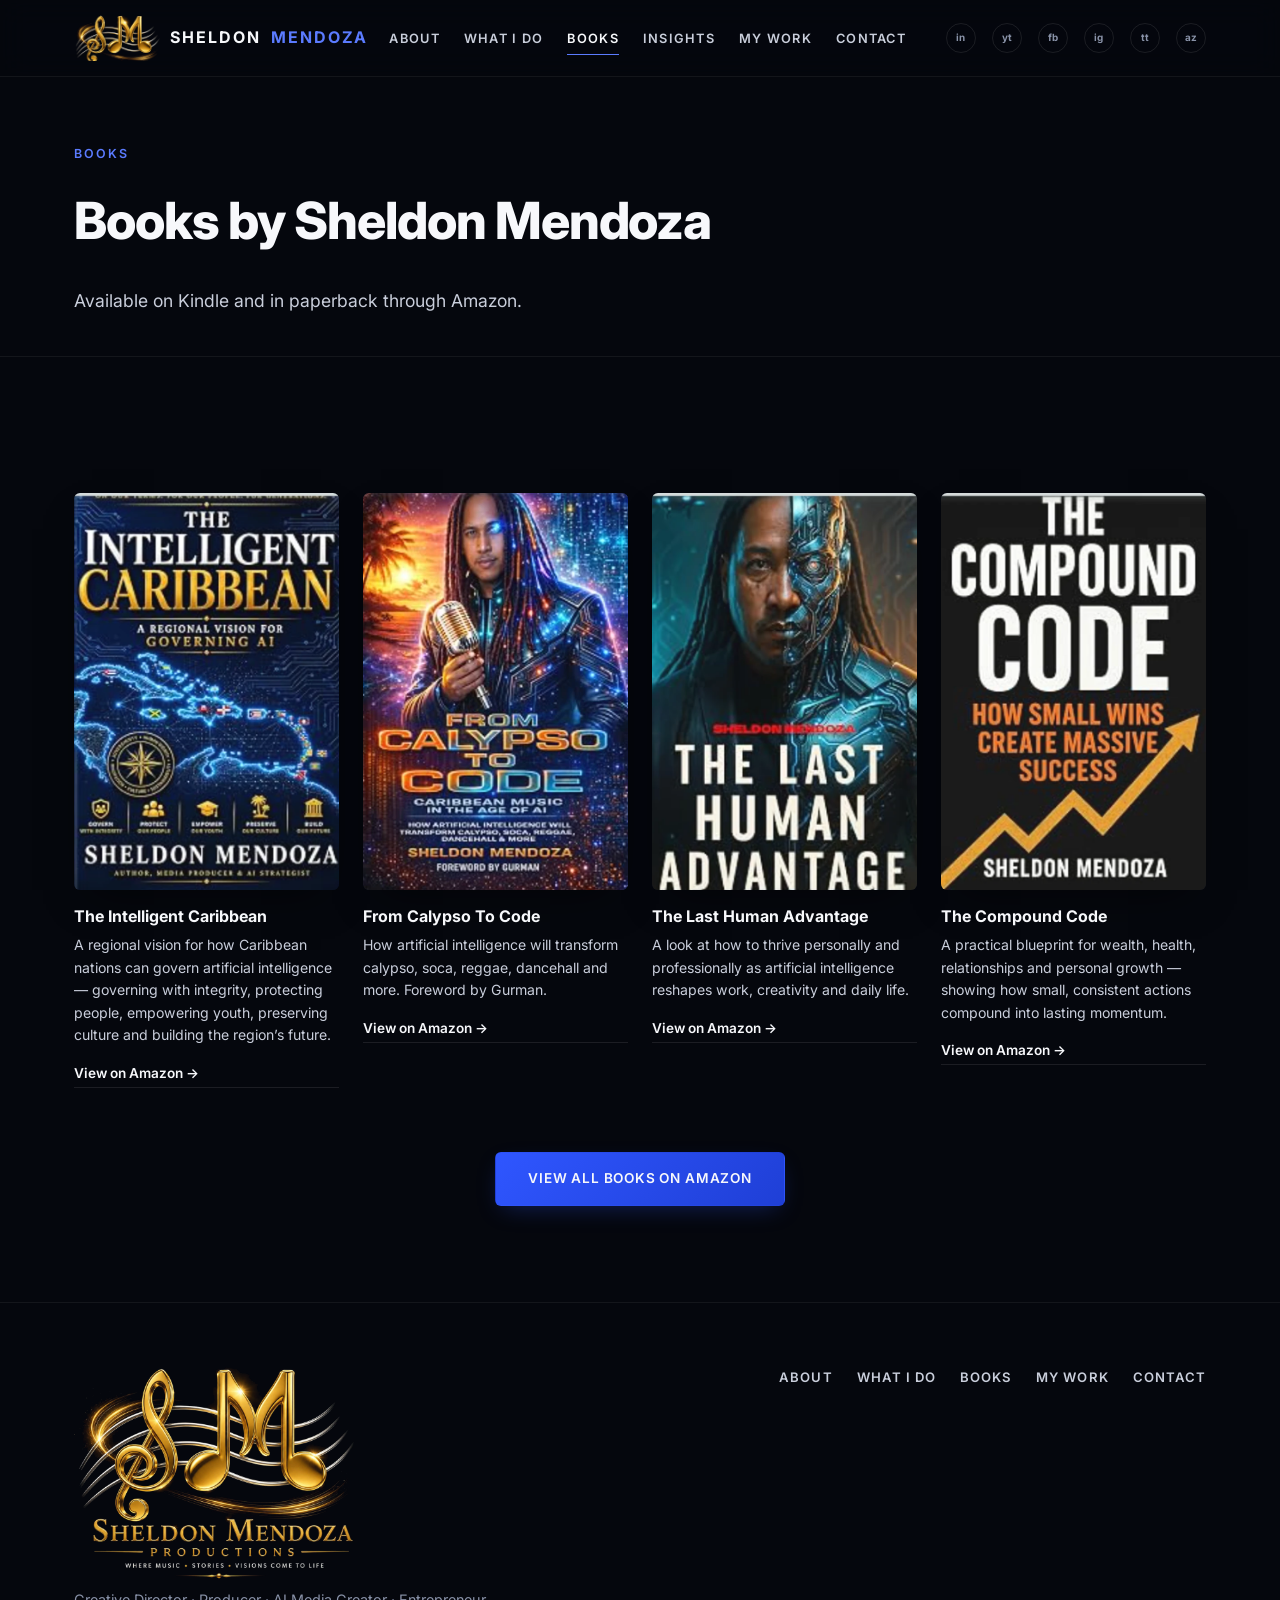
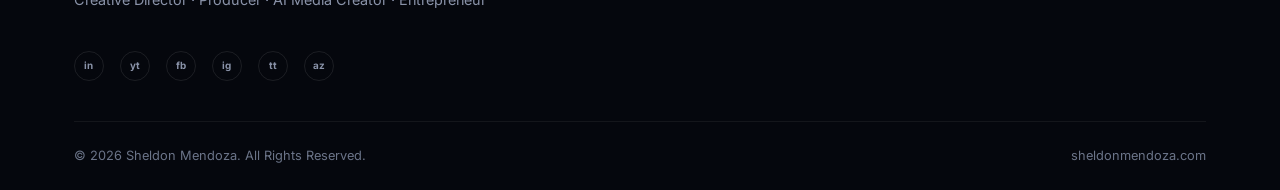
<file: books/index.html>
<!DOCTYPE html>
<html lang="en">
<head>
<meta charset="UTF-8">
<meta name="viewport" content="width=device-width, initial-scale=1.0">
<title>Books by Sheldon Mendoza</title>
<meta name="description" content="Books written by Sheldon Mendoza — spanning AI, Caribbean culture, personal growth and the future of work — available on Amazon.">
<link rel="canonical" href="https://www.sheldonmendoza.com/books/">

<!-- Open Graph -->
<meta property="og:type" content="website">
<meta property="og:site_name" content="Sheldon Mendoza">
<meta property="og:title" content="Books by Sheldon Mendoza">
<meta property="og:description" content="Books written by Sheldon Mendoza — spanning AI, Caribbean culture, personal growth and the future of work — available on Amazon.">
<meta property="og:url" content="https://www.sheldonmendoza.com/books/">
<meta property="og:image" content="https://www.sheldonmendoza.com/images/social-share.jpg">
<meta property="og:image:width" content="1200">
<meta property="og:image:height" content="630">

<!-- Twitter -->
<meta name="twitter:card" content="summary_large_image">
<meta name="twitter:title" content="Books by Sheldon Mendoza">
<meta name="twitter:description" content="Books written by Sheldon Mendoza — spanning AI, Caribbean culture, personal growth and the future of work — available on Amazon.">
<meta name="twitter:image" content="https://www.sheldonmendoza.com/images/social-share.jpg">

<!-- Icons -->
<link rel="icon" href="/favicon.ico" sizes="any">
<link rel="icon" type="image/png" sizes="32x32" href="/images/favicon-32.png">
<link rel="icon" type="image/png" sizes="16x16" href="/images/favicon-16.png">
<link rel="apple-touch-icon" sizes="180x180" href="/images/apple-touch-icon.png">
<link rel="manifest" href="/site.webmanifest">
<meta name="theme-color" content="#05070d">

<!-- Fonts -->
<link rel="preconnect" href="https://fonts.googleapis.com">
<link rel="preconnect" href="https://fonts.gstatic.com" crossorigin>
<link href="https://fonts.googleapis.com/css2?family=Inter:wght@400;500;600;700;800&display=swap" rel="stylesheet">

<link rel="stylesheet" href="/css/styles.css">

  <script type="application/ld+json">
{
  "@context": "https://schema.org",
  "@graph": [
    {
      "@type": "Book",
      "name": "The Intelligent Caribbean",
      "author": {
        "@type": "Person",
        "name": "Sheldon Mendoza",
        "url": "https://www.sheldonmendoza.com/"
      },
      "url": "https://www.sheldonmendoza.com/books/",
      "inLanguage": "en",
      "image": "https://www.sheldonmendoza.com/images/books/intelligent-caribbean.jpg"
    },
    {
      "@type": "Book",
      "name": "From Calypso To Code",
      "author": {
        "@type": "Person",
        "name": "Sheldon Mendoza",
        "url": "https://www.sheldonmendoza.com/"
      },
      "url": "https://www.sheldonmendoza.com/books/",
      "inLanguage": "en",
      "image": "https://www.sheldonmendoza.com/images/books/calypso-to-code.jpg"
    },
    {
      "@type": "Book",
      "name": "The Last Human Advantage",
      "author": {
        "@type": "Person",
        "name": "Sheldon Mendoza",
        "url": "https://www.sheldonmendoza.com/"
      },
      "url": "https://www.sheldonmendoza.com/books/",
      "inLanguage": "en",
      "image": "https://www.sheldonmendoza.com/images/books/last-human-advantage.jpg"
    },
    {
      "@type": "Book",
      "name": "The Compound Code",
      "author": {
        "@type": "Person",
        "name": "Sheldon Mendoza",
        "url": "https://www.sheldonmendoza.com/"
      },
      "url": "https://www.sheldonmendoza.com/books/",
      "inLanguage": "en",
      "image": "https://www.sheldonmendoza.com/images/books/compound-code.jpg"
    }
  ]
}
  </script>
</head>
<body>

  <a href="#main" class="skip-link">Skip to content</a>
  <header class="site-header">
    <div class="container">
      <a href="/" class="brand"><img class="brand-logo" src="/images/logo-sm.webp" alt="" width="86" height="46">SHELDON <span>MENDOZA</span></a>
      <nav class="main-nav" id="primary-nav" aria-label="Primary">
        <ul class="nav-links"><li><a href="/about/">About</a></li><li><a href="/what-i-do/">What I Do</a></li><li><a href="/books/" aria-current="page">Books</a></li><li><a href="/insights/">Insights</a></li><li><a href="/my-work/">My Work</a></li><li><a href="/contact/">Contact</a></li></ul>
        <div class="nav-social" aria-label="Social links"><a href="https://www.linkedin.com/in/sheldon-mendoza-5367085/" class="icon-badge" target="_blank" rel="noopener noreferrer" aria-label="LinkedIn (opens in new tab)">in</a><a href="https://www.youtube.com/sheldonmendoza" class="icon-badge" target="_blank" rel="noopener noreferrer" aria-label="YouTube (opens in new tab)">yt</a><a href="https://www.facebook.com/sheldonmendoza" class="icon-badge" target="_blank" rel="noopener noreferrer" aria-label="Facebook (opens in new tab)">fb</a><a href="https://www.instagram.com/sheldon_mendoza" class="icon-badge" target="_blank" rel="noopener noreferrer" aria-label="Instagram (opens in new tab)">ig</a><a href="https://www.tiktok.com/@1sheldonmendoza" class="icon-badge" target="_blank" rel="noopener noreferrer" aria-label="TikTok (opens in new tab)">tt</a><a href="https://www.amazon.com/author/sheldonmendoza" class="icon-badge" target="_blank" rel="noopener noreferrer" aria-label="Amazon Author Page (opens in new tab)">az</a></div>
      </nav>
      <button class="nav-toggle" aria-label="Toggle menu" aria-expanded="false" aria-controls="primary-nav">
        <span class="bar"></span>
      </button>
    </div>
  </header>

  <main id="main">

    <section class="page-hero">
      <div class="container">
        <span class="section-label">Books</span>
        <h1>Books by Sheldon Mendoza</h1>
        <p class="lede">
          Available on Kindle and in paperback through Amazon.
        </p>
      </div>
    </section>

    <section class="section">
      <div class="container">
        <div class="books-grid">
          <div class="book-card">
            <a href="https://www.amazon.com/author/sheldonmendoza" target="_blank" rel="noopener noreferrer" class="book-cover">
              <img
                src="/images/books/intelligent-caribbean.jpg"
                srcset="/images/books/intelligent-caribbean.webp"
                alt="Cover of The Intelligent Caribbean: A Regional Vision for Governing AI by Sheldon Mendoza"
                width="640" height="925" loading="lazy"
              >
            </a>
            <h3>The Intelligent Caribbean</h3>
            <p>A regional vision for how Caribbean nations can govern artificial intelligence &mdash; governing with integrity, protecting people, empowering youth, preserving culture and building the region&rsquo;s future.</p>
            <a href="https://www.amazon.com/author/sheldonmendoza" target="_blank" rel="noopener noreferrer" class="text-link">View on Amazon &rarr;</a>
          </div>
          <div class="book-card">
            <a href="https://www.amazon.com/author/sheldonmendoza" target="_blank" rel="noopener noreferrer" class="book-cover">
              <img
                src="/images/books/calypso-to-code.jpg"
                srcset="/images/books/calypso-to-code.webp"
                alt="Cover of From Calypso To Code: Caribbean Music In The Age Of AI by Sheldon Mendoza"
                width="640" height="925" loading="lazy"
              >
            </a>
            <h3>From Calypso To Code</h3>
            <p>How artificial intelligence will transform calypso, soca, reggae, dancehall and more. Foreword by Gurman.</p>
            <a href="https://www.amazon.com/author/sheldonmendoza" target="_blank" rel="noopener noreferrer" class="text-link">View on Amazon &rarr;</a>
          </div>
          <div class="book-card">
            <a href="https://www.amazon.com/author/sheldonmendoza" target="_blank" rel="noopener noreferrer" class="book-cover">
              <img
                src="/images/books/last-human-advantage.jpg"
                srcset="/images/books/last-human-advantage.webp"
                alt="Cover of The Last Human Advantage: Thriving in the AI World by Sheldon Mendoza"
                width="640" height="925" loading="lazy"
              >
            </a>
            <h3>The Last Human Advantage</h3>
            <p>A look at how to thrive personally and professionally as artificial intelligence reshapes work, creativity and daily life.</p>
            <a href="https://www.amazon.com/author/sheldonmendoza" target="_blank" rel="noopener noreferrer" class="text-link">View on Amazon &rarr;</a>
          </div>
          <div class="book-card">
            <a href="https://www.amazon.com/author/sheldonmendoza" target="_blank" rel="noopener noreferrer" class="book-cover">
              <img
                src="/images/books/compound-code.jpg"
                srcset="/images/books/compound-code.webp"
                alt="Cover of The Compound Code: How Small Actions Create Unstoppable Momentum by Sheldon Mendoza"
                width="640" height="925" loading="lazy"
              >
            </a>
            <h3>The Compound Code</h3>
            <p>A practical blueprint for wealth, health, relationships and personal growth &mdash; showing how small, consistent actions compound into lasting momentum.</p>
            <a href="https://www.amazon.com/author/sheldonmendoza" target="_blank" rel="noopener noreferrer" class="text-link">View on Amazon &rarr;</a>
          </div>
        </div>
        <div class="books-cta">
          <a href="https://www.amazon.com/author/sheldonmendoza" target="_blank" rel="noopener noreferrer" class="btn btn-primary">View All Books on Amazon</a>
        </div>
      </div>
    </section>

  </main>

  <footer class="site-footer">
    <div class="container">
      <div class="footer-top">
        <div class="footer-brand">
          <a href="/" class="brand"><img class="footer-logo" src="/images/logo-full.webp" alt="Sheldon Mendoza Productions — Where Music, Stories, Visions Come to Life" width="280" height="213"></a>
          <p class="tagline">Creative Director &middot; Producer &middot; AI Media Creator &middot; Entrepreneur</p>
        </div>
        <nav class="footer-nav" aria-label="Footer">
          <a href="/about/">About</a><a href="/what-i-do/">What I Do</a><a href="/books/">Books</a><a href="/my-work/">My Work</a><a href="/contact/">Contact</a>
        </nav>
        <div class="footer-social" aria-label="Social links"><a href="https://www.linkedin.com/in/sheldon-mendoza-5367085/" class="icon-badge" target="_blank" rel="noopener noreferrer" aria-label="LinkedIn (opens in new tab)">in</a><a href="https://www.youtube.com/sheldonmendoza" class="icon-badge" target="_blank" rel="noopener noreferrer" aria-label="YouTube (opens in new tab)">yt</a><a href="https://www.facebook.com/sheldonmendoza" class="icon-badge" target="_blank" rel="noopener noreferrer" aria-label="Facebook (opens in new tab)">fb</a><a href="https://www.instagram.com/sheldon_mendoza" class="icon-badge" target="_blank" rel="noopener noreferrer" aria-label="Instagram (opens in new tab)">ig</a><a href="https://www.tiktok.com/@1sheldonmendoza" class="icon-badge" target="_blank" rel="noopener noreferrer" aria-label="TikTok (opens in new tab)">tt</a><a href="https://www.amazon.com/author/sheldonmendoza" class="icon-badge" target="_blank" rel="noopener noreferrer" aria-label="Amazon Author Page (opens in new tab)">az</a></div>
      </div>
      <div class="footer-bottom">
        <p>&copy; 2026 Sheldon Mendoza. All Rights Reserved.</p>
        <p>sheldonmendoza.com</p>
      </div>
    </div>
  </footer>
  <script src="/js/main.js" defer></script>

</body>
</html>
</file>
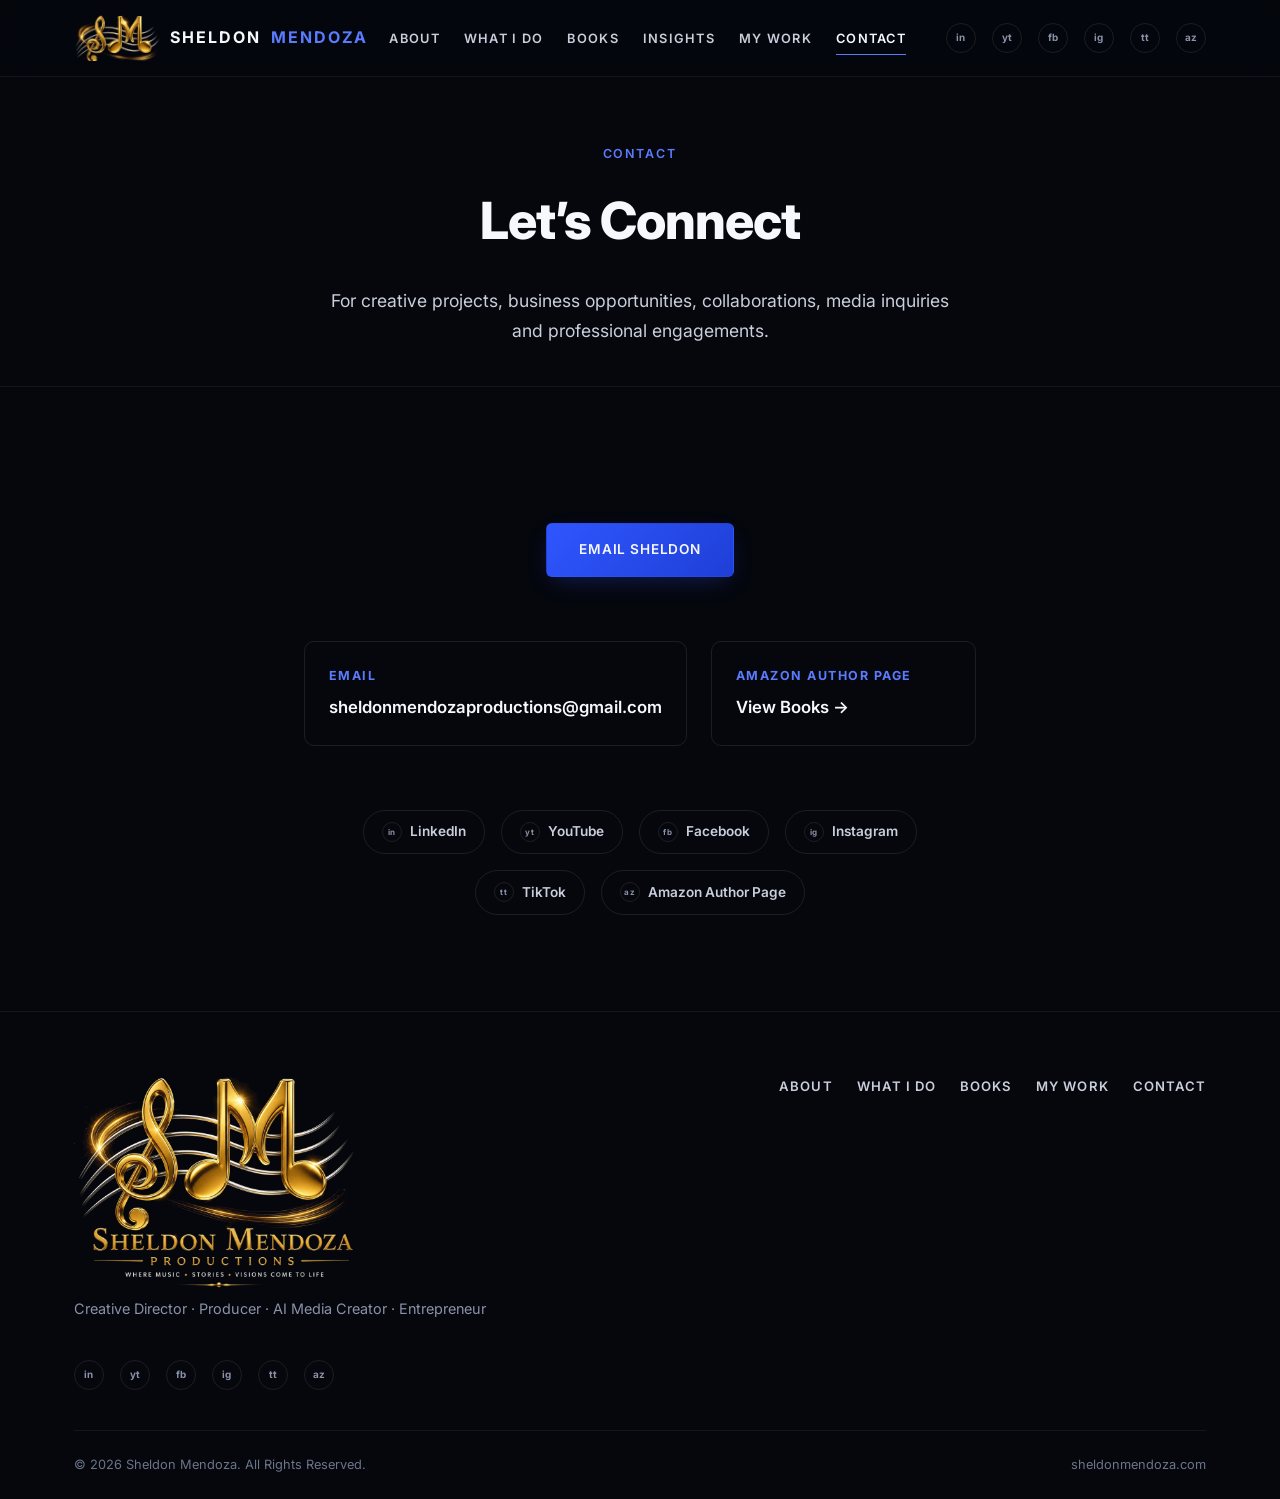
<file: contact/index.html>
<!DOCTYPE html>
<html lang="en">
<head>
<meta charset="UTF-8">
<meta name="viewport" content="width=device-width, initial-scale=1.0">
<title>Contact Sheldon Mendoza</title>
<meta name="description" content="Get in touch with Sheldon Mendoza for creative projects, business opportunities, collaborations and media inquiries.">
<link rel="canonical" href="https://www.sheldonmendoza.com/contact/">

<!-- Open Graph -->
<meta property="og:type" content="website">
<meta property="og:site_name" content="Sheldon Mendoza">
<meta property="og:title" content="Contact Sheldon Mendoza">
<meta property="og:description" content="Get in touch with Sheldon Mendoza for creative projects, business opportunities, collaborations and media inquiries.">
<meta property="og:url" content="https://www.sheldonmendoza.com/contact/">
<meta property="og:image" content="https://www.sheldonmendoza.com/images/social-share.jpg">
<meta property="og:image:width" content="1200">
<meta property="og:image:height" content="630">

<!-- Twitter -->
<meta name="twitter:card" content="summary_large_image">
<meta name="twitter:title" content="Contact Sheldon Mendoza">
<meta name="twitter:description" content="Get in touch with Sheldon Mendoza for creative projects, business opportunities, collaborations and media inquiries.">
<meta name="twitter:image" content="https://www.sheldonmendoza.com/images/social-share.jpg">

<!-- Icons -->
<link rel="icon" href="/favicon.ico" sizes="any">
<link rel="icon" type="image/png" sizes="32x32" href="/images/favicon-32.png">
<link rel="icon" type="image/png" sizes="16x16" href="/images/favicon-16.png">
<link rel="apple-touch-icon" sizes="180x180" href="/images/apple-touch-icon.png">
<link rel="manifest" href="/site.webmanifest">
<meta name="theme-color" content="#05070d">

<!-- Fonts -->
<link rel="preconnect" href="https://fonts.googleapis.com">
<link rel="preconnect" href="https://fonts.gstatic.com" crossorigin>
<link href="https://fonts.googleapis.com/css2?family=Inter:wght@400;500;600;700;800&display=swap" rel="stylesheet">

<link rel="stylesheet" href="/css/styles.css">
</head>
<body>

  <a href="#main" class="skip-link">Skip to content</a>
  <header class="site-header">
    <div class="container">
      <a href="/" class="brand"><img class="brand-logo" src="/images/logo-sm.webp" alt="" width="86" height="46">SHELDON <span>MENDOZA</span></a>
      <nav class="main-nav" id="primary-nav" aria-label="Primary">
        <ul class="nav-links"><li><a href="/about/">About</a></li><li><a href="/what-i-do/">What I Do</a></li><li><a href="/books/">Books</a></li><li><a href="/insights/">Insights</a></li><li><a href="/my-work/">My Work</a></li><li><a href="/contact/" aria-current="page">Contact</a></li></ul>
        <div class="nav-social" aria-label="Social links"><a href="https://www.linkedin.com/in/sheldon-mendoza-5367085/" class="icon-badge" target="_blank" rel="noopener noreferrer" aria-label="LinkedIn (opens in new tab)">in</a><a href="https://www.youtube.com/sheldonmendoza" class="icon-badge" target="_blank" rel="noopener noreferrer" aria-label="YouTube (opens in new tab)">yt</a><a href="https://www.facebook.com/sheldonmendoza" class="icon-badge" target="_blank" rel="noopener noreferrer" aria-label="Facebook (opens in new tab)">fb</a><a href="https://www.instagram.com/sheldon_mendoza" class="icon-badge" target="_blank" rel="noopener noreferrer" aria-label="Instagram (opens in new tab)">ig</a><a href="https://www.tiktok.com/@1sheldonmendoza" class="icon-badge" target="_blank" rel="noopener noreferrer" aria-label="TikTok (opens in new tab)">tt</a><a href="https://www.amazon.com/author/sheldonmendoza" class="icon-badge" target="_blank" rel="noopener noreferrer" aria-label="Amazon Author Page (opens in new tab)">az</a></div>
      </nav>
      <button class="nav-toggle" aria-label="Toggle menu" aria-expanded="false" aria-controls="primary-nav">
        <span class="bar"></span>
      </button>
    </div>
  </header>

  <main id="main">

    <section class="page-hero contact-page">
      <div class="container" style="text-align:center;">
        <span class="section-label">Contact</span>
        <h1>Let&rsquo;s Connect</h1>
        <p class="lede" style="margin-left:auto;margin-right:auto;">
          For creative projects, business opportunities, collaborations, media inquiries and
          professional engagements.
        </p>
      </div>
    </section>

    <section class="section contact-page">
      <div class="container" style="max-width:720px;text-align:center;">
        <div class="hero-actions" style="justify-content:center;">
          <a href="mailto:sheldonmendozaproductions@gmail.com" class="btn btn-primary">Email Sheldon</a>
        </div>

        <div class="contact-methods">
          <div class="contact-method">
            <h3>Email</h3>
            <a class="value" href="mailto:sheldonmendozaproductions@gmail.com">sheldonmendozaproductions@gmail.com</a>
          </div>
          <div class="contact-method">
            <h3>Amazon Author Page</h3>
            <a class="value" href="https://www.amazon.com/author/sheldonmendoza" target="_blank" rel="noopener noreferrer">View Books &rarr;</a>
          </div>
        </div>

        <div class="social-grid">
          <a href="https://www.linkedin.com/in/sheldon-mendoza-5367085/" class="social-pill" target="_blank" rel="noopener noreferrer"><span class="icon-badge" aria-hidden="true" style="width:20px;height:20px;font-size:0.5rem;">in</span>LinkedIn</a>
          <a href="https://www.youtube.com/sheldonmendoza" class="social-pill" target="_blank" rel="noopener noreferrer"><span class="icon-badge" aria-hidden="true" style="width:20px;height:20px;font-size:0.5rem;">yt</span>YouTube</a>
          <a href="https://www.facebook.com/sheldonmendoza" class="social-pill" target="_blank" rel="noopener noreferrer"><span class="icon-badge" aria-hidden="true" style="width:20px;height:20px;font-size:0.5rem;">fb</span>Facebook</a>
          <a href="https://www.instagram.com/sheldon_mendoza" class="social-pill" target="_blank" rel="noopener noreferrer"><span class="icon-badge" aria-hidden="true" style="width:20px;height:20px;font-size:0.5rem;">ig</span>Instagram</a>
          <a href="https://www.tiktok.com/@1sheldonmendoza" class="social-pill" target="_blank" rel="noopener noreferrer"><span class="icon-badge" aria-hidden="true" style="width:20px;height:20px;font-size:0.5rem;">tt</span>TikTok</a>
          <a href="https://www.amazon.com/author/sheldonmendoza" class="social-pill" target="_blank" rel="noopener noreferrer"><span class="icon-badge" aria-hidden="true" style="width:20px;height:20px;font-size:0.5rem;">az</span>Amazon Author Page</a>
        </div>
      </div>
    </section>

  </main>

  <footer class="site-footer">
    <div class="container">
      <div class="footer-top">
        <div class="footer-brand">
          <a href="/" class="brand"><img class="footer-logo" src="/images/logo-full.webp" alt="Sheldon Mendoza Productions — Where Music, Stories, Visions Come to Life" width="280" height="213"></a>
          <p class="tagline">Creative Director &middot; Producer &middot; AI Media Creator &middot; Entrepreneur</p>
        </div>
        <nav class="footer-nav" aria-label="Footer">
          <a href="/about/">About</a><a href="/what-i-do/">What I Do</a><a href="/books/">Books</a><a href="/my-work/">My Work</a><a href="/contact/">Contact</a>
        </nav>
        <div class="footer-social" aria-label="Social links"><a href="https://www.linkedin.com/in/sheldon-mendoza-5367085/" class="icon-badge" target="_blank" rel="noopener noreferrer" aria-label="LinkedIn (opens in new tab)">in</a><a href="https://www.youtube.com/sheldonmendoza" class="icon-badge" target="_blank" rel="noopener noreferrer" aria-label="YouTube (opens in new tab)">yt</a><a href="https://www.facebook.com/sheldonmendoza" class="icon-badge" target="_blank" rel="noopener noreferrer" aria-label="Facebook (opens in new tab)">fb</a><a href="https://www.instagram.com/sheldon_mendoza" class="icon-badge" target="_blank" rel="noopener noreferrer" aria-label="Instagram (opens in new tab)">ig</a><a href="https://www.tiktok.com/@1sheldonmendoza" class="icon-badge" target="_blank" rel="noopener noreferrer" aria-label="TikTok (opens in new tab)">tt</a><a href="https://www.amazon.com/author/sheldonmendoza" class="icon-badge" target="_blank" rel="noopener noreferrer" aria-label="Amazon Author Page (opens in new tab)">az</a></div>
      </div>
      <div class="footer-bottom">
        <p>&copy; 2026 Sheldon Mendoza. All Rights Reserved.</p>
        <p>sheldonmendoza.com</p>
      </div>
    </div>
  </footer>
  <script src="/js/main.js" defer></script>

</body>
</html>
</file>
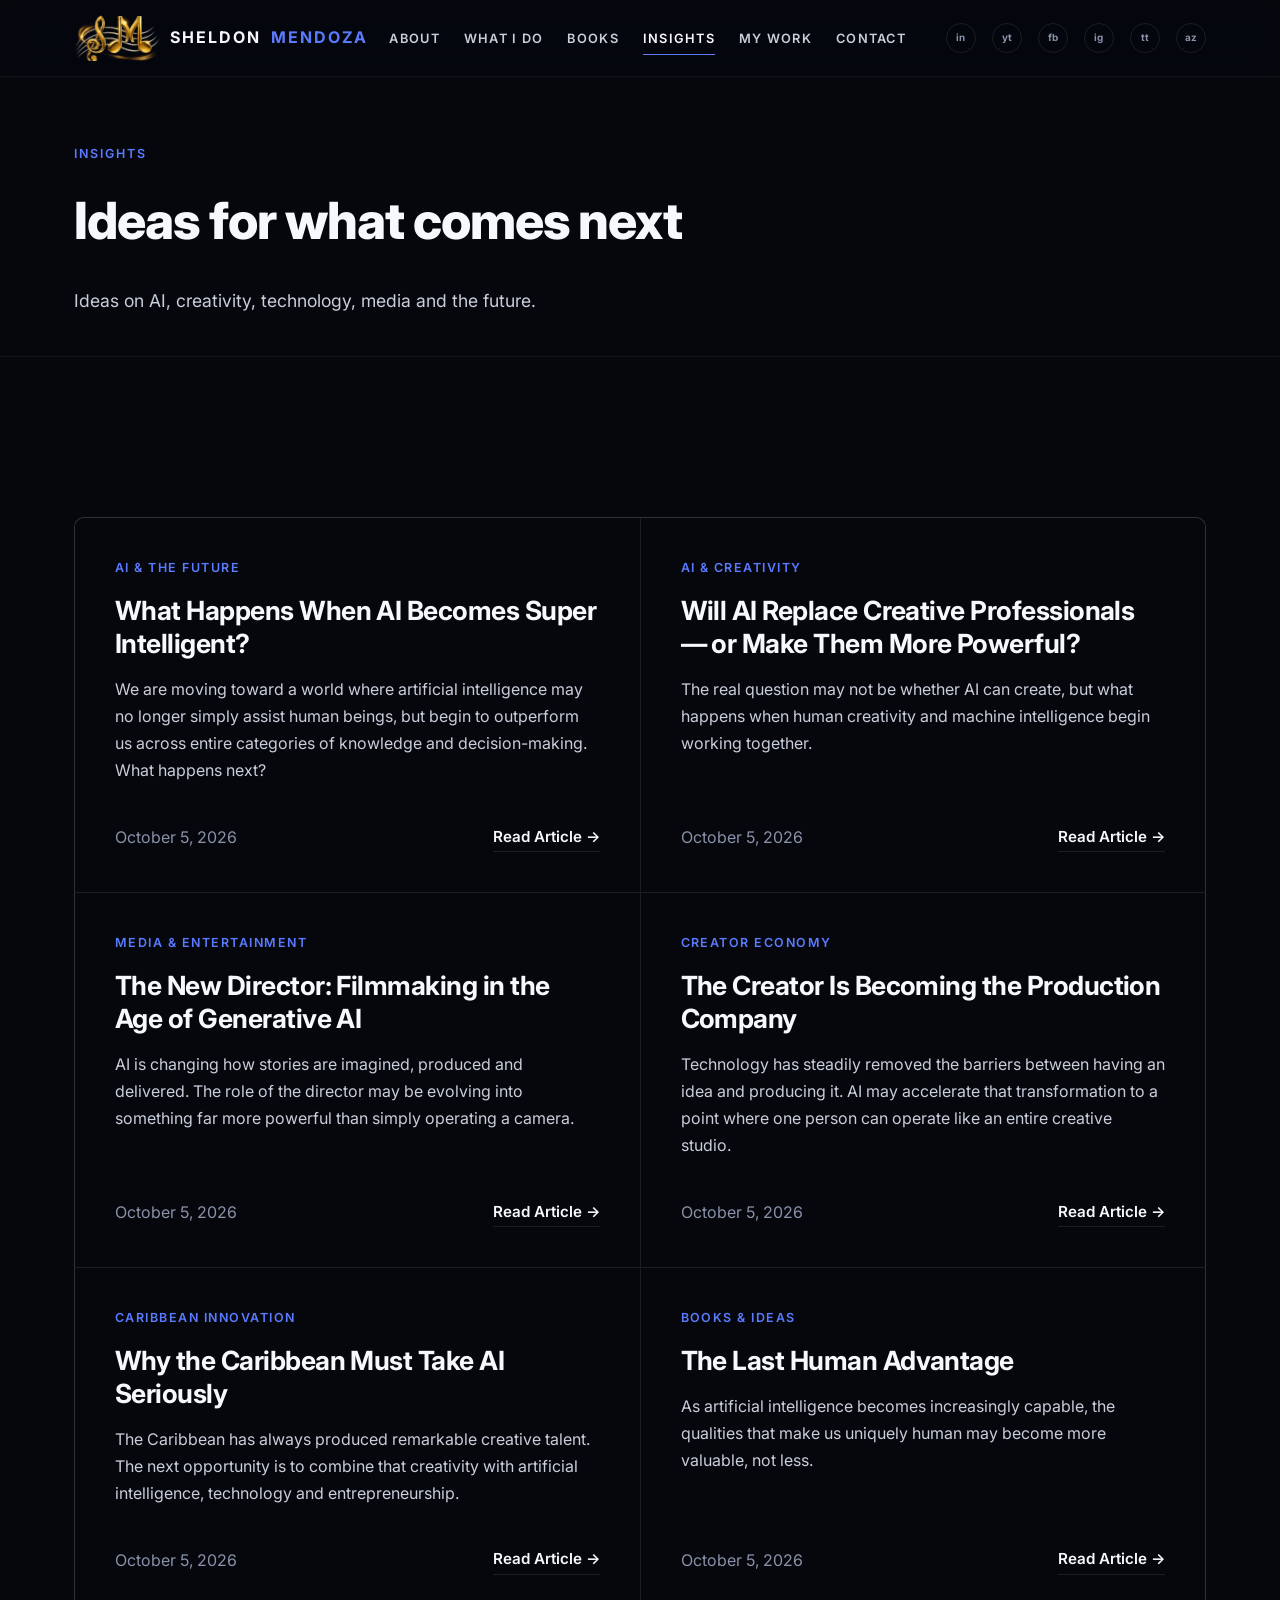
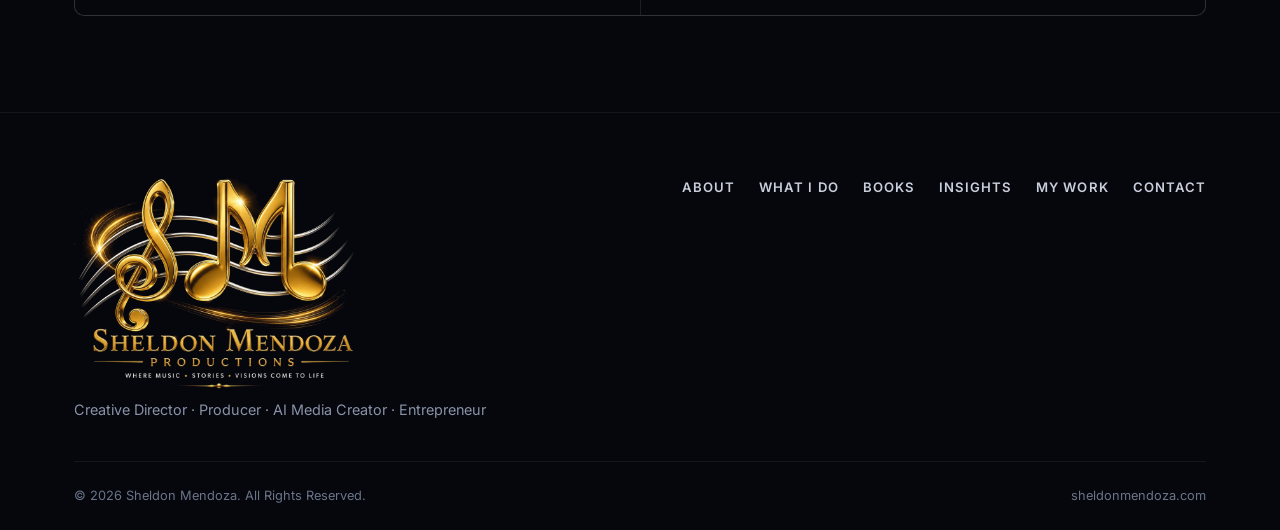
<file: insights/index.html>
<!DOCTYPE html>
<html lang="en">
<head>
<meta charset="UTF-8">
<meta name="viewport" content="width=device-width, initial-scale=1.0">
<title>Insights | Sheldon Mendoza</title>
<meta name="description" content="Essays by Sheldon Mendoza on artificial intelligence, filmmaking, creativity and Caribbean culture — and how new technology is changing the people who make things.">
<link rel="canonical" href="https://www.sheldonmendoza.com/insights/">
<meta property="og:type" content="website">
<meta property="og:site_name" content="Sheldon Mendoza">
<meta property="og:title" content="Insights | Sheldon Mendoza">
<meta property="og:description" content="Essays by Sheldon Mendoza on artificial intelligence, filmmaking, creativity and Caribbean culture — and how new technology is changing the people who make things.">
<meta property="og:url" content="https://www.sheldonmendoza.com/insights/">
<meta property="og:image" content="https://www.sheldonmendoza.com/images/social-share.jpg">
<meta property="og:image:width" content="1200">
<meta property="og:image:height" content="630">
<meta name="twitter:card" content="summary_large_image">
<meta name="twitter:title" content="Insights | Sheldon Mendoza">
<meta name="twitter:description" content="Essays by Sheldon Mendoza on artificial intelligence, filmmaking, creativity and Caribbean culture — and how new technology is changing the people who make things.">
<meta name="twitter:image" content="https://www.sheldonmendoza.com/images/social-share.jpg">
<link rel="icon" href="/favicon.ico" sizes="any">
<link rel="icon" type="image/png" sizes="32x32" href="/images/favicon-32.png">
<link rel="icon" type="image/png" sizes="16x16" href="/images/favicon-16.png">
<link rel="apple-touch-icon" sizes="180x180" href="/images/apple-touch-icon.png">
<link rel="manifest" href="/site.webmanifest">
<meta name="theme-color" content="#05070d">
<link rel="preconnect" href="https://fonts.googleapis.com">
<link rel="preconnect" href="https://fonts.gstatic.com" crossorigin>
<link href="https://fonts.googleapis.com/css2?family=Inter:wght@400;500;600;700;800&display=swap" rel="stylesheet">
<link rel="stylesheet" href="/css/styles.css">
</head>
<body>
  <a href="#main" class="skip-link">Skip to content</a>
  <header class="site-header"><div class="container">
    <a href="/" class="brand"><img class="brand-logo" src="/images/logo-sm.webp" alt="" width="86" height="46">SHELDON <span>MENDOZA</span></a>
    <nav class="main-nav" id="primary-nav" aria-label="Primary">
      <ul class="nav-links"><li><a href="/about/">About</a></li><li><a href="/what-i-do/">What I Do</a></li><li><a href="/books/">Books</a></li><li><a href="/insights/" aria-current="page">Insights</a></li><li><a href="/my-work/">My Work</a></li><li><a href="/contact/">Contact</a></li></ul>
      <div class="nav-social" aria-label="Social links"><a href="https://www.linkedin.com/in/sheldon-mendoza-5367085/" class="icon-badge" target="_blank" rel="noopener noreferrer" aria-label="LinkedIn (opens in new tab)">in</a><a href="https://www.youtube.com/sheldonmendoza" class="icon-badge" target="_blank" rel="noopener noreferrer" aria-label="YouTube (opens in new tab)">yt</a><a href="https://www.facebook.com/sheldonmendoza" class="icon-badge" target="_blank" rel="noopener noreferrer" aria-label="Facebook (opens in new tab)">fb</a><a href="https://www.instagram.com/sheldon_mendoza" class="icon-badge" target="_blank" rel="noopener noreferrer" aria-label="Instagram (opens in new tab)">ig</a><a href="https://www.tiktok.com/@1sheldonmendoza" class="icon-badge" target="_blank" rel="noopener noreferrer" aria-label="TikTok (opens in new tab)">tt</a><a href="https://www.amazon.com/author/sheldonmendoza" class="icon-badge" target="_blank" rel="noopener noreferrer" aria-label="Amazon Author Page (opens in new tab)">az</a></div>
    </nav><button class="nav-toggle" aria-label="Toggle menu" aria-expanded="false" aria-controls="primary-nav"><span class="bar"></span></button>
  </div></header>
  <main id="main">
    <section class="page-hero"><div class="container">
      <span class="section-label">Insights</span>
      <h1>Ideas for what comes next</h1>
      <p class="lede">Ideas on AI, creativity, technology, media and the future.</p>
    </div></section>
    <section class="section"><div class="container">
      <!-- To add an article, duplicate an insight-card and create a matching /insights/article-slug/ page. -->
      <div class="insights-grid">
        <article class="insight-card"><span class="insight-category">AI &amp; The Future</span><h2>What Happens When AI Becomes Super Intelligent?</h2><p>We are moving toward a world where artificial intelligence may no longer simply assist human beings, but begin to outperform us across entire categories of knowledge and decision-making. What happens next?</p><div class="insight-meta"><time datetime="2026-10-05">October 5, 2026</time><a href="/insights/what-happens-when-ai-becomes-super-intelligent/" class="text-link">Read Article &rarr;</a></div></article>
        <article class="insight-card"><span class="insight-category">AI &amp; Creativity</span><h2>Will AI Replace Creative Professionals &mdash; or Make Them More Powerful?</h2><p>The real question may not be whether AI can create, but what happens when human creativity and machine intelligence begin working together.</p><div class="insight-meta"><time datetime="2026-10-05">October 5, 2026</time><a href="/insights/will-ai-replace-creative-professionals/" class="text-link">Read Article &rarr;</a></div></article>
        <article class="insight-card"><span class="insight-category">Media &amp; Entertainment</span><h2>The New Director: Filmmaking in the Age of Generative AI</h2><p>AI is changing how stories are imagined, produced and delivered. The role of the director may be evolving into something far more powerful than simply operating a camera.</p><div class="insight-meta"><time datetime="2026-10-05">October 5, 2026</time><a href="/insights/the-new-director-filmmaking-in-the-age-of-generative-ai/" class="text-link">Read Article &rarr;</a></div></article>
        <article class="insight-card"><span class="insight-category">Creator Economy</span><h2>The Creator Is Becoming the Production Company</h2><p>Technology has steadily removed the barriers between having an idea and producing it. AI may accelerate that transformation to a point where one person can operate like an entire creative studio.</p><div class="insight-meta"><time datetime="2026-10-05">October 5, 2026</time><a href="/insights/the-creator-is-becoming-the-production-company/" class="text-link">Read Article &rarr;</a></div></article>
        <article class="insight-card"><span class="insight-category">Caribbean Innovation</span><h2>Why the Caribbean Must Take AI Seriously</h2><p>The Caribbean has always produced remarkable creative talent. The next opportunity is to combine that creativity with artificial intelligence, technology and entrepreneurship.</p><div class="insight-meta"><time datetime="2026-10-05">October 5, 2026</time><a href="/insights/why-the-caribbean-must-take-ai-seriously/" class="text-link">Read Article &rarr;</a></div></article>
        <article class="insight-card"><span class="insight-category">Books &amp; Ideas</span><h2>The Last Human Advantage</h2><p>As artificial intelligence becomes increasingly capable, the qualities that make us uniquely human may become more valuable, not less.</p><div class="insight-meta"><time datetime="2026-10-05">October 5, 2026</time><a href="/insights/the-last-human-advantage/" class="text-link">Read Article &rarr;</a></div></article>
      </div>
    </div></section>
  </main>
  <footer class="site-footer"><div class="container"><div class="footer-top"><div class="footer-brand"><a href="/" class="brand"><img class="footer-logo" src="/images/logo-full.webp" alt="Sheldon Mendoza Productions — Where Music, Stories, Visions Come to Life" width="280" height="213"></a><p class="tagline">Creative Director &middot; Producer &middot; AI Media Creator &middot; Entrepreneur</p></div><nav class="footer-nav" aria-label="Footer"><a href="/about/">About</a><a href="/what-i-do/">What I Do</a><a href="/books/">Books</a><a href="/insights/">Insights</a><a href="/my-work/">My Work</a><a href="/contact/">Contact</a></nav></div><div class="footer-bottom"><p>&copy; 2026 Sheldon Mendoza. All Rights Reserved.</p><p>sheldonmendoza.com</p></div></div></footer>
  <script src="/js/main.js" defer></script>
</body>
</html>
</file>
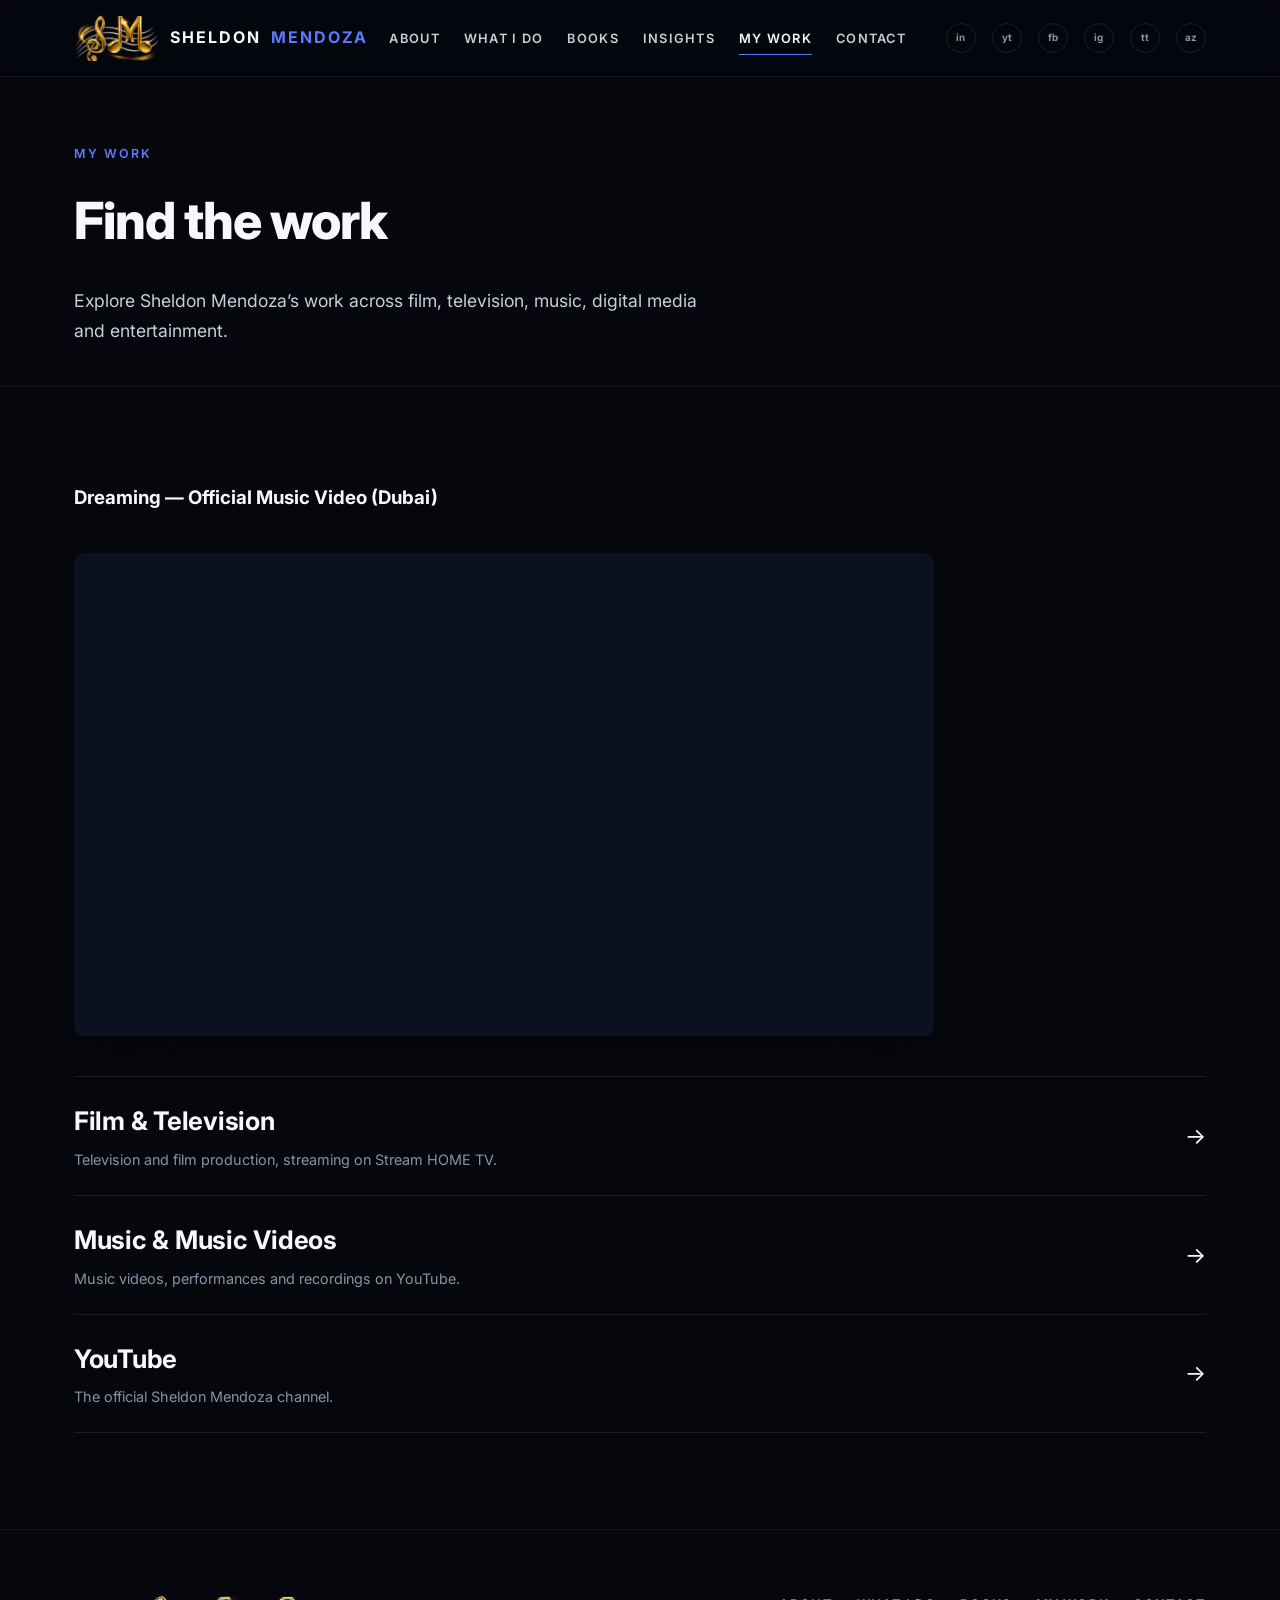
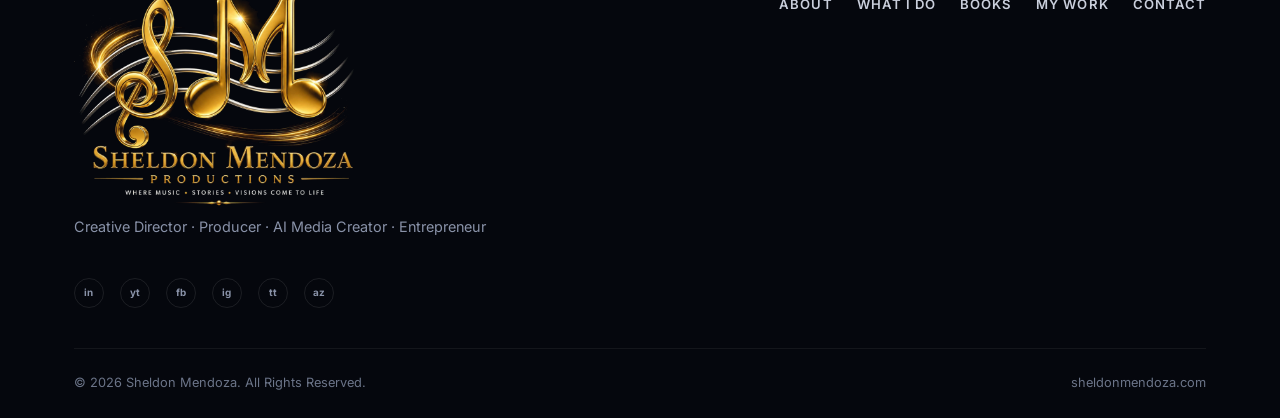
<file: my-work/index.html>
<!DOCTYPE html>
<html lang="en">
<head>
<meta charset="UTF-8">
<meta name="viewport" content="width=device-width, initial-scale=1.0">
<title>My Work | Sheldon Mendoza</title>
<meta name="description" content="Find Sheldon Mendoza's work across film, television, music and digital media — including Stream HOME TV and YouTube.">
<link rel="canonical" href="https://www.sheldonmendoza.com/my-work/">

<!-- Open Graph -->
<meta property="og:type" content="website">
<meta property="og:site_name" content="Sheldon Mendoza">
<meta property="og:title" content="My Work | Sheldon Mendoza">
<meta property="og:description" content="Find Sheldon Mendoza's work across film, television, music and digital media — including Stream HOME TV and YouTube.">
<meta property="og:url" content="https://www.sheldonmendoza.com/my-work/">
<meta property="og:image" content="https://www.sheldonmendoza.com/images/social-share.jpg">
<meta property="og:image:width" content="1200">
<meta property="og:image:height" content="630">

<!-- Twitter -->
<meta name="twitter:card" content="summary_large_image">
<meta name="twitter:title" content="My Work | Sheldon Mendoza">
<meta name="twitter:description" content="Find Sheldon Mendoza's work across film, television, music and digital media — including Stream HOME TV and YouTube.">
<meta name="twitter:image" content="https://www.sheldonmendoza.com/images/social-share.jpg">

<!-- Icons -->
<link rel="icon" href="/favicon.ico" sizes="any">
<link rel="icon" type="image/png" sizes="32x32" href="/images/favicon-32.png">
<link rel="icon" type="image/png" sizes="16x16" href="/images/favicon-16.png">
<link rel="apple-touch-icon" sizes="180x180" href="/images/apple-touch-icon.png">
<link rel="manifest" href="/site.webmanifest">
<meta name="theme-color" content="#05070d">

<!-- Fonts -->
<link rel="preconnect" href="https://fonts.googleapis.com">
<link rel="preconnect" href="https://fonts.gstatic.com" crossorigin>
<link href="https://fonts.googleapis.com/css2?family=Inter:wght@400;500;600;700;800&display=swap" rel="stylesheet">

<link rel="stylesheet" href="/css/styles.css">
</head>
<body>

  <a href="#main" class="skip-link">Skip to content</a>
  <header class="site-header">
    <div class="container">
      <a href="/" class="brand"><img class="brand-logo" src="/images/logo-sm.webp" alt="" width="86" height="46">SHELDON <span>MENDOZA</span></a>
      <nav class="main-nav" id="primary-nav" aria-label="Primary">
        <ul class="nav-links"><li><a href="/about/">About</a></li><li><a href="/what-i-do/">What I Do</a></li><li><a href="/books/">Books</a></li><li><a href="/insights/">Insights</a></li><li><a href="/my-work/" aria-current="page">My Work</a></li><li><a href="/contact/">Contact</a></li></ul>
        <div class="nav-social" aria-label="Social links"><a href="https://www.linkedin.com/in/sheldon-mendoza-5367085/" class="icon-badge" target="_blank" rel="noopener noreferrer" aria-label="LinkedIn (opens in new tab)">in</a><a href="https://www.youtube.com/sheldonmendoza" class="icon-badge" target="_blank" rel="noopener noreferrer" aria-label="YouTube (opens in new tab)">yt</a><a href="https://www.facebook.com/sheldonmendoza" class="icon-badge" target="_blank" rel="noopener noreferrer" aria-label="Facebook (opens in new tab)">fb</a><a href="https://www.instagram.com/sheldon_mendoza" class="icon-badge" target="_blank" rel="noopener noreferrer" aria-label="Instagram (opens in new tab)">ig</a><a href="https://www.tiktok.com/@1sheldonmendoza" class="icon-badge" target="_blank" rel="noopener noreferrer" aria-label="TikTok (opens in new tab)">tt</a><a href="https://www.amazon.com/author/sheldonmendoza" class="icon-badge" target="_blank" rel="noopener noreferrer" aria-label="Amazon Author Page (opens in new tab)">az</a></div>
      </nav>
      <button class="nav-toggle" aria-label="Toggle menu" aria-expanded="false" aria-controls="primary-nav">
        <span class="bar"></span>
      </button>
    </div>
  </header>

  <main id="main">

    <section class="page-hero">
      <div class="container">
        <span class="section-label">My Work</span>
        <h1>Find the work</h1>
        <p class="lede">
          Explore Sheldon Mendoza&rsquo;s work across film, television, music, digital media
          and entertainment.
        </p>
      </div>
    </section>

    <section class="section">
      <div class="container">
        <h3>Dreaming &mdash; Official Music Video (Dubai)</h3>
        <div class="video-embed-wrap">
          <div class="video-embed">
            <iframe
              src="https://www.youtube.com/embed/WZ5BmHQmxX8"
              title="Sheldon Mendoza &mdash; Dreaming (Official Music Video)"
              loading="lazy"
              allow="accelerometer; clipboard-write; encrypted-media; gyroscope; picture-in-picture; web-share"
              referrerpolicy="strict-origin-when-cross-origin"
              allowfullscreen
            ></iframe>
          </div>
        </div>
        <div class="work-links">
          <a class="work-link" href="https://www.streamhometv.com" target="_blank" rel="noopener noreferrer">
            <span>
              <span class="label">Film &amp; Television</span>
              <span class="desc">Television and film production, streaming on Stream HOME TV.</span>
            </span>
            <span class="arrow" aria-hidden="true">&rarr;</span>
          </a>
          <a class="work-link" href="https://www.youtube.com/sheldonmendoza" target="_blank" rel="noopener noreferrer">
            <span>
              <span class="label">Music &amp; Music Videos</span>
              <span class="desc">Music videos, performances and recordings on YouTube.</span>
            </span>
            <span class="arrow" aria-hidden="true">&rarr;</span>
          </a>
          <a class="work-link" href="https://www.youtube.com/sheldonmendoza" target="_blank" rel="noopener noreferrer">
            <span>
              <span class="label">YouTube</span>
              <span class="desc">The official Sheldon Mendoza channel.</span>
            </span>
            <span class="arrow" aria-hidden="true">&rarr;</span>
          </a>
        </div>
      </div>
    </section>

  </main>

  <footer class="site-footer">
    <div class="container">
      <div class="footer-top">
        <div class="footer-brand">
          <a href="/" class="brand"><img class="footer-logo" src="/images/logo-full.webp" alt="Sheldon Mendoza Productions — Where Music, Stories, Visions Come to Life" width="280" height="213"></a>
          <p class="tagline">Creative Director &middot; Producer &middot; AI Media Creator &middot; Entrepreneur</p>
        </div>
        <nav class="footer-nav" aria-label="Footer">
          <a href="/about/">About</a><a href="/what-i-do/">What I Do</a><a href="/books/">Books</a><a href="/my-work/">My Work</a><a href="/contact/">Contact</a>
        </nav>
        <div class="footer-social" aria-label="Social links"><a href="https://www.linkedin.com/in/sheldon-mendoza-5367085/" class="icon-badge" target="_blank" rel="noopener noreferrer" aria-label="LinkedIn (opens in new tab)">in</a><a href="https://www.youtube.com/sheldonmendoza" class="icon-badge" target="_blank" rel="noopener noreferrer" aria-label="YouTube (opens in new tab)">yt</a><a href="https://www.facebook.com/sheldonmendoza" class="icon-badge" target="_blank" rel="noopener noreferrer" aria-label="Facebook (opens in new tab)">fb</a><a href="https://www.instagram.com/sheldon_mendoza" class="icon-badge" target="_blank" rel="noopener noreferrer" aria-label="Instagram (opens in new tab)">ig</a><a href="https://www.tiktok.com/@1sheldonmendoza" class="icon-badge" target="_blank" rel="noopener noreferrer" aria-label="TikTok (opens in new tab)">tt</a><a href="https://www.amazon.com/author/sheldonmendoza" class="icon-badge" target="_blank" rel="noopener noreferrer" aria-label="Amazon Author Page (opens in new tab)">az</a></div>
      </div>
      <div class="footer-bottom">
        <p>&copy; 2026 Sheldon Mendoza. All Rights Reserved.</p>
        <p>sheldonmendoza.com</p>
      </div>
    </div>
  </footer>
  <script src="/js/main.js" defer></script>

</body>
</html>
</file>
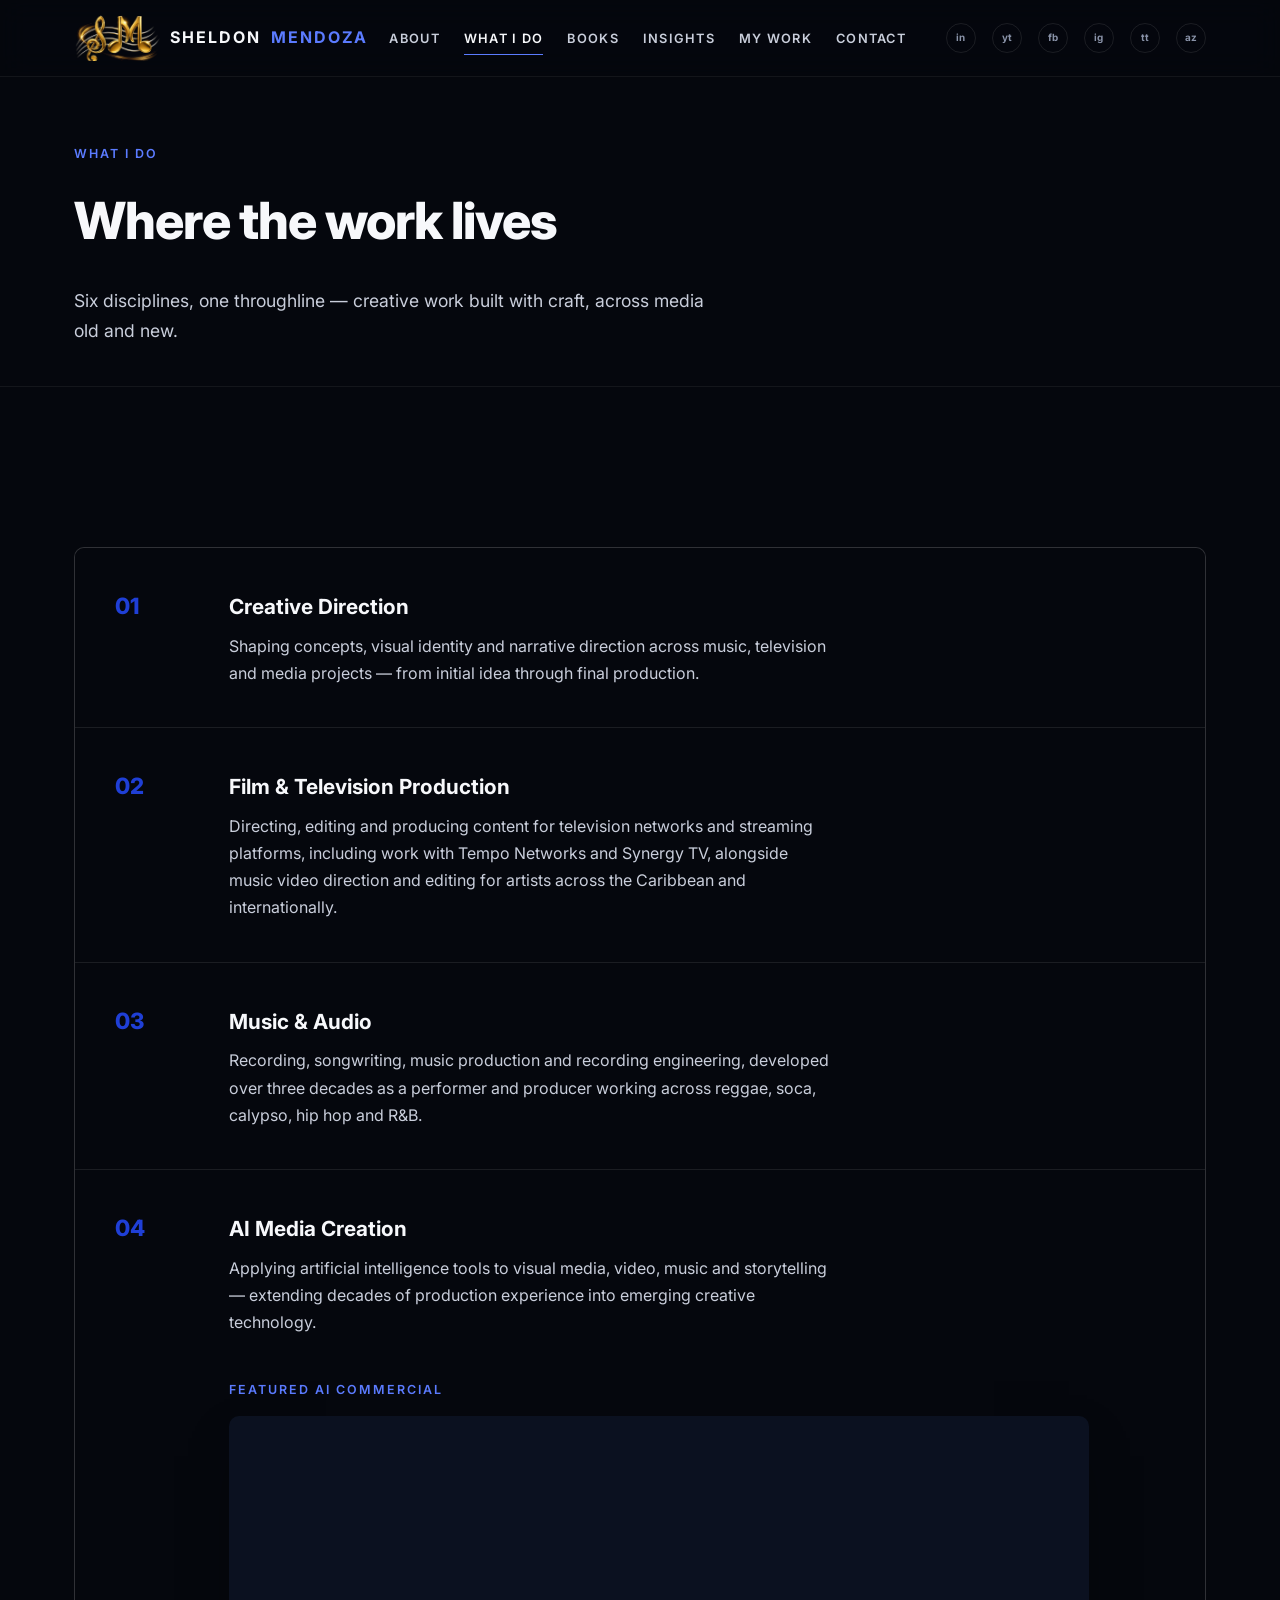
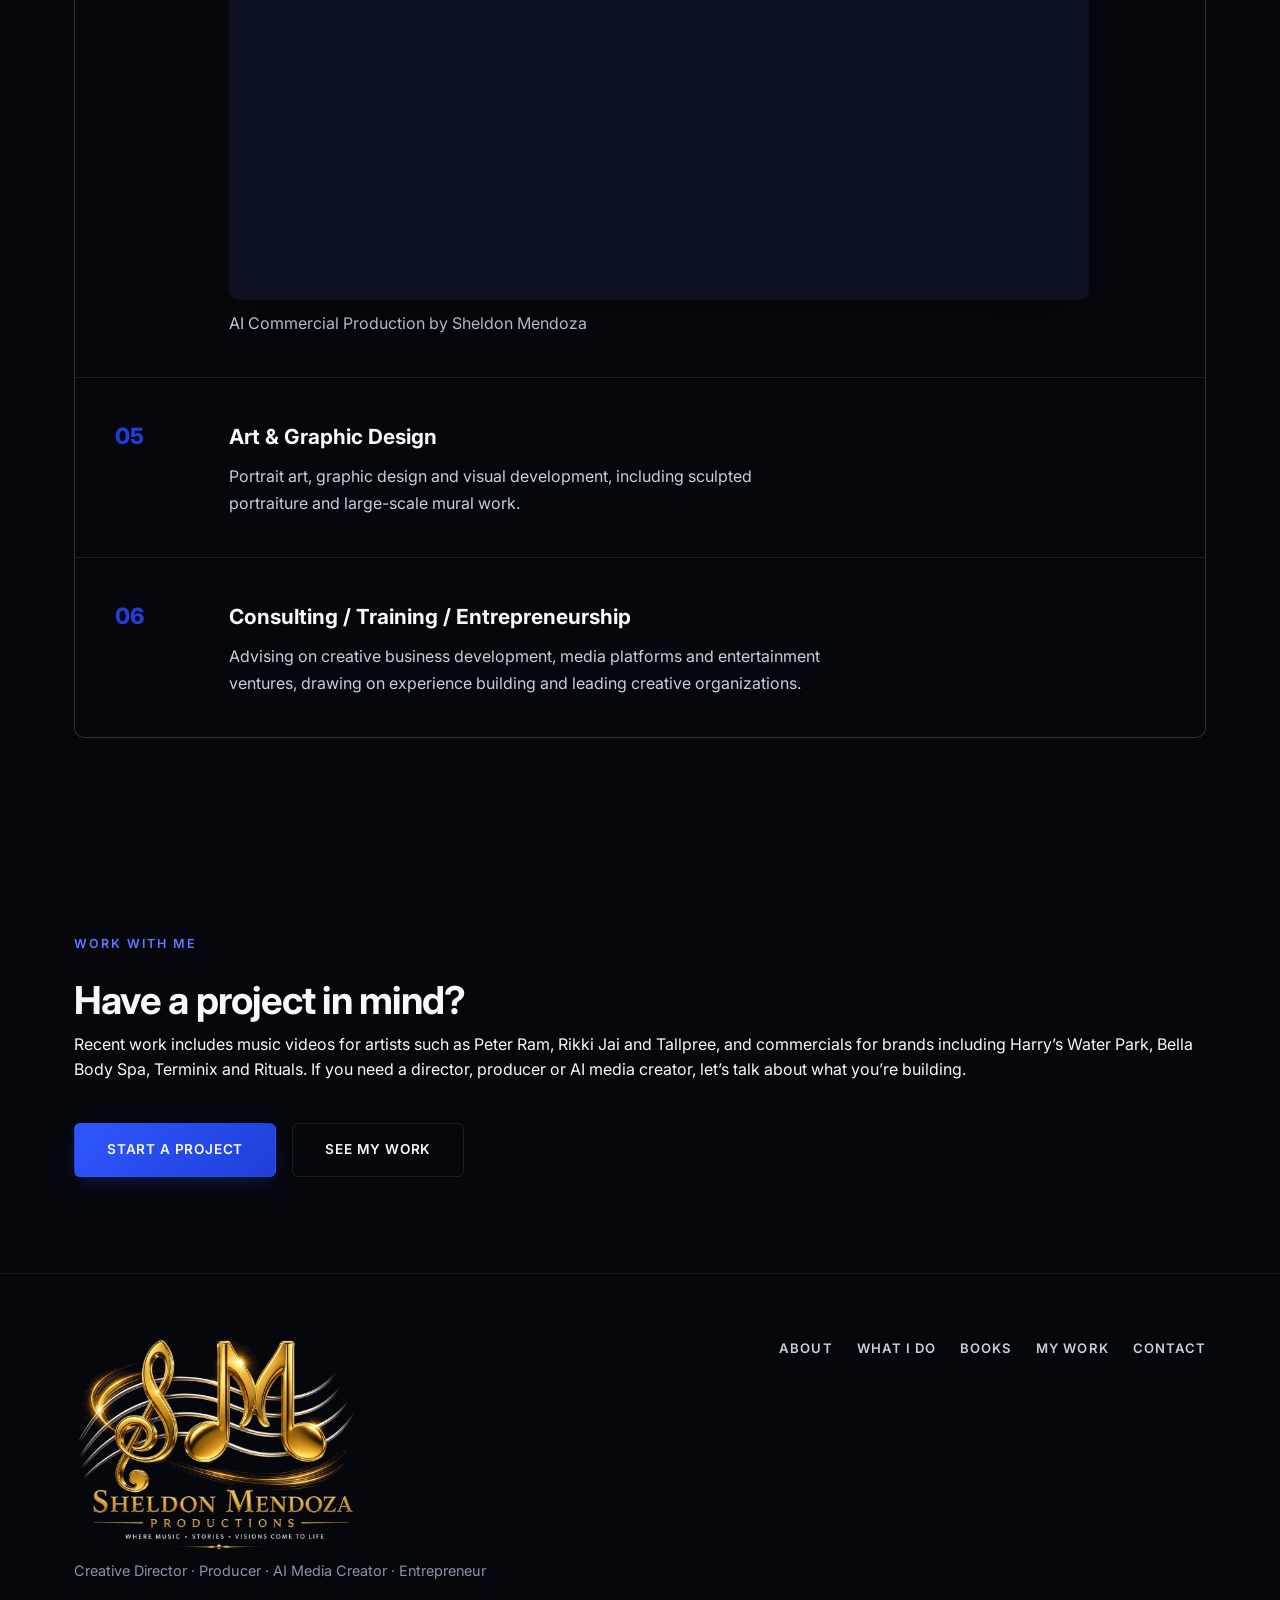
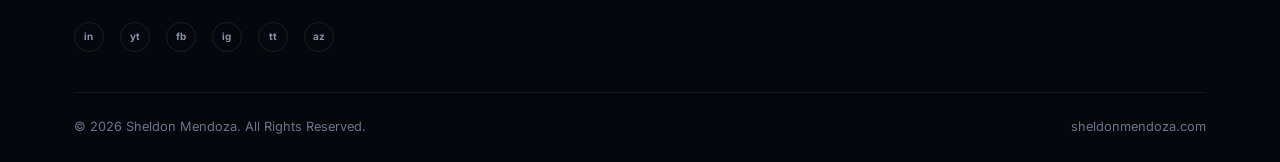
<file: what-i-do/index.html>
<!DOCTYPE html>
<html lang="en">
<head>
<meta charset="UTF-8">
<meta name="viewport" content="width=device-width, initial-scale=1.0">
<title>What I Do | Sheldon Mendoza</title>
<meta name="description" content="Explore the disciplines Sheldon Mendoza works across: creative direction, film & television, music, AI media creation, art & design and entrepreneurship.">
<link rel="canonical" href="https://www.sheldonmendoza.com/what-i-do/">

<!-- Open Graph -->
<meta property="og:type" content="website">
<meta property="og:site_name" content="Sheldon Mendoza">
<meta property="og:title" content="What I Do | Sheldon Mendoza">
<meta property="og:description" content="Explore the disciplines Sheldon Mendoza works across: creative direction, film & television, music, AI media creation, art & design and entrepreneurship.">
<meta property="og:url" content="https://www.sheldonmendoza.com/what-i-do/">
<meta property="og:image" content="https://www.sheldonmendoza.com/images/social-share.jpg">
<meta property="og:image:width" content="1200">
<meta property="og:image:height" content="630">

<!-- Twitter -->
<meta name="twitter:card" content="summary_large_image">
<meta name="twitter:title" content="What I Do | Sheldon Mendoza">
<meta name="twitter:description" content="Explore the disciplines Sheldon Mendoza works across: creative direction, film & television, music, AI media creation, art & design and entrepreneurship.">
<meta name="twitter:image" content="https://www.sheldonmendoza.com/images/social-share.jpg">

<!-- Icons -->
<link rel="icon" href="/favicon.ico" sizes="any">
<link rel="icon" type="image/png" sizes="32x32" href="/images/favicon-32.png">
<link rel="icon" type="image/png" sizes="16x16" href="/images/favicon-16.png">
<link rel="apple-touch-icon" sizes="180x180" href="/images/apple-touch-icon.png">
<link rel="manifest" href="/site.webmanifest">
<meta name="theme-color" content="#05070d">

<!-- Fonts -->
<link rel="preconnect" href="https://fonts.googleapis.com">
<link rel="preconnect" href="https://fonts.gstatic.com" crossorigin>
<link href="https://fonts.googleapis.com/css2?family=Inter:wght@400;500;600;700;800&display=swap" rel="stylesheet">

<link rel="stylesheet" href="/css/styles.css">
</head>
<body>

  <a href="#main" class="skip-link">Skip to content</a>
  <header class="site-header">
    <div class="container">
      <a href="/" class="brand"><img class="brand-logo" src="/images/logo-sm.webp" alt="" width="86" height="46">SHELDON <span>MENDOZA</span></a>
      <nav class="main-nav" id="primary-nav" aria-label="Primary">
        <ul class="nav-links"><li><a href="/about/">About</a></li><li><a href="/what-i-do/" aria-current="page">What I Do</a></li><li><a href="/books/">Books</a></li><li><a href="/insights/">Insights</a></li><li><a href="/my-work/">My Work</a></li><li><a href="/contact/">Contact</a></li></ul>
        <div class="nav-social" aria-label="Social links"><a href="https://www.linkedin.com/in/sheldon-mendoza-5367085/" class="icon-badge" target="_blank" rel="noopener noreferrer" aria-label="LinkedIn (opens in new tab)">in</a><a href="https://www.youtube.com/sheldonmendoza" class="icon-badge" target="_blank" rel="noopener noreferrer" aria-label="YouTube (opens in new tab)">yt</a><a href="https://www.facebook.com/sheldonmendoza" class="icon-badge" target="_blank" rel="noopener noreferrer" aria-label="Facebook (opens in new tab)">fb</a><a href="https://www.instagram.com/sheldon_mendoza" class="icon-badge" target="_blank" rel="noopener noreferrer" aria-label="Instagram (opens in new tab)">ig</a><a href="https://www.tiktok.com/@1sheldonmendoza" class="icon-badge" target="_blank" rel="noopener noreferrer" aria-label="TikTok (opens in new tab)">tt</a><a href="https://www.amazon.com/author/sheldonmendoza" class="icon-badge" target="_blank" rel="noopener noreferrer" aria-label="Amazon Author Page (opens in new tab)">az</a></div>
      </nav>
      <button class="nav-toggle" aria-label="Toggle menu" aria-expanded="false" aria-controls="primary-nav">
        <span class="bar"></span>
      </button>
    </div>
  </header>

  <main id="main">

    <section class="page-hero">
      <div class="container">
        <span class="section-label">What I Do</span>
        <h1>Where the work lives</h1>
        <p class="lede">
          Six disciplines, one throughline &mdash; creative work built with craft,
          across media old and new.
        </p>
      </div>
    </section>

    <section class="section">
      <div class="container">
        <div class="services-list">
          <div class="service-row">
            <span class="service-num">01</span>
            <div>
              <h2>Creative Direction</h2>
              <p>Shaping concepts, visual identity and narrative direction across music, television and media projects &mdash; from initial idea through final production.</p>
            </div>
          </div>
          <div class="service-row">
            <span class="service-num">02</span>
            <div>
              <h2>Film &amp; Television Production</h2>
              <p>Directing, editing and producing content for television networks and streaming platforms, including work with Tempo Networks and Synergy TV, alongside music video direction and editing for artists across the Caribbean and internationally.</p>
            </div>
          </div>
          <div class="service-row">
            <span class="service-num">03</span>
            <div>
              <h2>Music &amp; Audio</h2>
              <p>Recording, songwriting, music production and recording engineering, developed over three decades as a performer and producer working across reggae, soca, calypso, hip hop and R&amp;B.</p>
            </div>
          </div>
          <div class="service-row">
            <span class="service-num">04</span>
            <div>
              <h2>AI Media Creation</h2>
              <p>Applying artificial intelligence tools to visual media, video, music and storytelling &mdash; extending decades of production experience into emerging creative technology.</p>
              <div class="video-embed-wrap">
                <span class="section-label">Featured AI Commercial</span>
                <div class="video-embed">
                  <iframe
                    src="https://www.youtube.com/embed/-reqAEKu5IY?rel=0"
                    title="Featured AI Commercial &mdash; Sheldon Mendoza"
                    loading="lazy"
                    allow="accelerometer; clipboard-write; encrypted-media; gyroscope; picture-in-picture; web-share"
                    referrerpolicy="strict-origin-when-cross-origin"
                    allowfullscreen
                  ></iframe>
                </div>
                <p>AI Commercial Production by Sheldon Mendoza</p>
              </div>
            </div>
          </div>
          <div class="service-row">
            <span class="service-num">05</span>
            <div>
              <h2>Art &amp; Graphic Design</h2>
              <p>Portrait art, graphic design and visual development, including sculpted portraiture and large-scale mural work.</p>
            </div>
          </div>
          <div class="service-row">
            <span class="service-num">06</span>
            <div>
              <h2>Consulting / Training / Entrepreneurship</h2>
              <p>Advising on creative business development, media platforms and entertainment ventures, drawing on experience building and leading creative organizations.</p>
            </div>
          </div>
        </div>
      </div>
    </section>

  
    <section class="section">
      <div class="container">
        <span class="section-label">Work With Me</span>
        <h2 class="section-title">Have a project in mind?</h2>
        <p>Recent work includes music videos for artists such as Peter Ram, Rikki Jai and Tallpree, and commercials for brands including Harry&rsquo;s Water Park, Bella Body Spa, Terminix and Rituals. If you need a director, producer or AI media creator, let&rsquo;s talk about what you&rsquo;re building.</p>
        <div class="hero-actions">
          <a href="/contact/" class="btn btn-primary">Start a Project</a>
          <a href="/my-work/" class="btn btn-outline">See My Work</a>
        </div>
      </div>
    </section>

  </main>

  <footer class="site-footer">
    <div class="container">
      <div class="footer-top">
        <div class="footer-brand">
          <a href="/" class="brand"><img class="footer-logo" src="/images/logo-full.webp" alt="Sheldon Mendoza Productions — Where Music, Stories, Visions Come to Life" width="280" height="213"></a>
          <p class="tagline">Creative Director &middot; Producer &middot; AI Media Creator &middot; Entrepreneur</p>
        </div>
        <nav class="footer-nav" aria-label="Footer">
          <a href="/about/">About</a><a href="/what-i-do/">What I Do</a><a href="/books/">Books</a><a href="/my-work/">My Work</a><a href="/contact/">Contact</a>
        </nav>
        <div class="footer-social" aria-label="Social links"><a href="https://www.linkedin.com/in/sheldon-mendoza-5367085/" class="icon-badge" target="_blank" rel="noopener noreferrer" aria-label="LinkedIn (opens in new tab)">in</a><a href="https://www.youtube.com/sheldonmendoza" class="icon-badge" target="_blank" rel="noopener noreferrer" aria-label="YouTube (opens in new tab)">yt</a><a href="https://www.facebook.com/sheldonmendoza" class="icon-badge" target="_blank" rel="noopener noreferrer" aria-label="Facebook (opens in new tab)">fb</a><a href="https://www.instagram.com/sheldon_mendoza" class="icon-badge" target="_blank" rel="noopener noreferrer" aria-label="Instagram (opens in new tab)">ig</a><a href="https://www.tiktok.com/@1sheldonmendoza" class="icon-badge" target="_blank" rel="noopener noreferrer" aria-label="TikTok (opens in new tab)">tt</a><a href="https://www.amazon.com/author/sheldonmendoza" class="icon-badge" target="_blank" rel="noopener noreferrer" aria-label="Amazon Author Page (opens in new tab)">az</a></div>
      </div>
      <div class="footer-bottom">
        <p>&copy; 2026 Sheldon Mendoza. All Rights Reserved.</p>
        <p>sheldonmendoza.com</p>
      </div>
    </div>
  </footer>
  <script src="/js/main.js" defer></script>

</body>
</html>
</file>
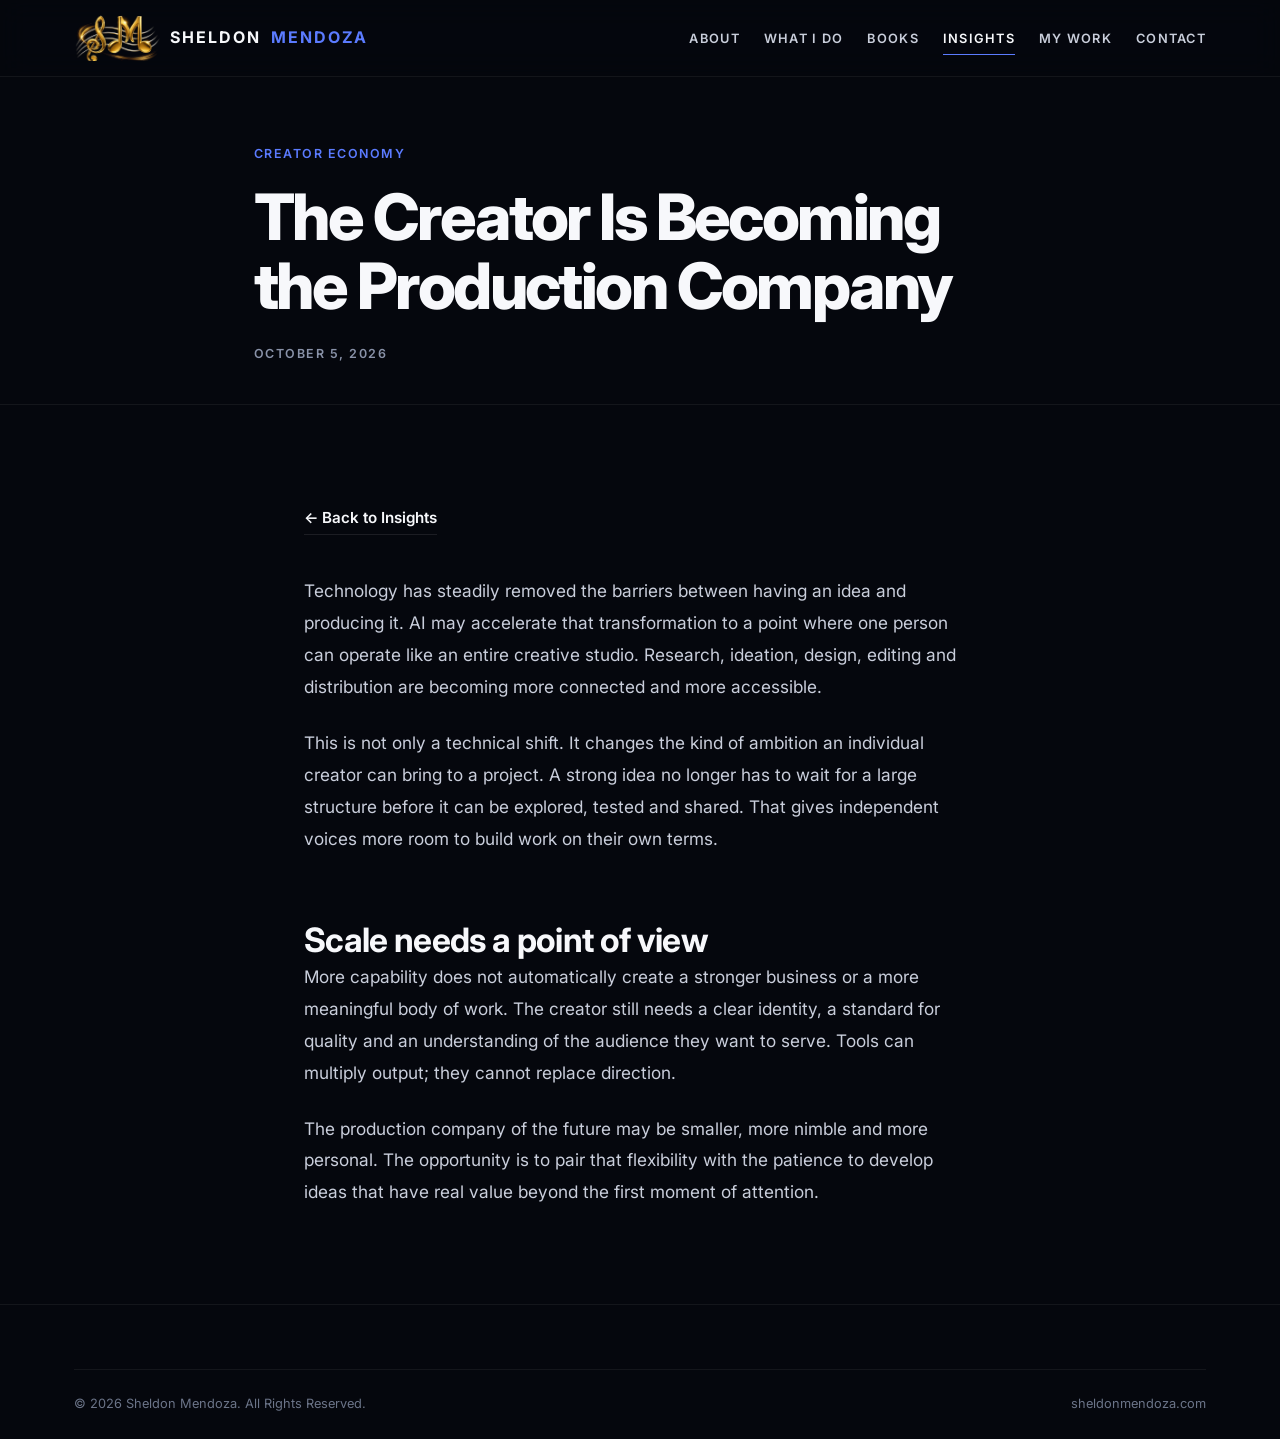
<file: insights/the-creator-is-becoming-the-production-company/index.html>
<!DOCTYPE html><html lang="en"><head><meta charset="UTF-8"><meta name="viewport" content="width=device-width, initial-scale=1.0"><title>The Creator Is Becoming the Production Company | Sheldon Mendoza</title><meta name="description" content="Sheldon Mendoza on how AI is changing the scale at which individual creators can work."><link rel="canonical" href="https://www.sheldonmendoza.com/insights/the-creator-is-becoming-the-production-company/"><meta property="og:type" content="article"><meta property="og:site_name" content="Sheldon Mendoza"><meta property="og:title" content="The Creator Is Becoming the Production Company"><meta property="og:description" content="How AI is changing the scale at which individual creators can work."><meta property="og:url" content="https://www.sheldonmendoza.com/insights/the-creator-is-becoming-the-production-company/"><meta property="og:image" content="https://www.sheldonmendoza.com/images/social-share.jpg"><meta name="twitter:card" content="summary_large_image"><meta name="twitter:title" content="The Creator Is Becoming the Production Company"><meta name="twitter:description" content="How AI is changing the scale at which individual creators can work."><meta name="twitter:image" content="https://www.sheldonmendoza.com/images/social-share.jpg"><link rel="icon" href="/favicon.ico" sizes="any"><link rel="manifest" href="/site.webmanifest"><meta name="theme-color" content="#05070d"><link rel="preconnect" href="https://fonts.googleapis.com"><link rel="preconnect" href="https://fonts.gstatic.com" crossorigin><link href="https://fonts.googleapis.com/css2?family=Inter:wght@400;500;600;700;800&display=swap" rel="stylesheet"><link rel="stylesheet" href="/css/styles.css">
  <script type="application/ld+json">
{
  "@context": "https://schema.org",
  "@type": "Article",
  "headline": "The Creator Is Becoming the Production Company",
  "description": "Sheldon Mendoza on how AI is changing the scale at which individual creators can work.",
  "image": "https://www.sheldonmendoza.com/images/social-share.jpg",
  "datePublished": "2026-10-05",
  "author": {
    "@type": "Person",
    "name": "Sheldon Mendoza",
    "url": "https://www.sheldonmendoza.com/"
  },
  "publisher": {
    "@type": "Person",
    "name": "Sheldon Mendoza",
    "url": "https://www.sheldonmendoza.com/"
  },
  "mainEntityOfPage": "https://www.sheldonmendoza.com/insights/the-creator-is-becoming-the-production-company/"
}
  </script>
</head><body>
<a href="#main" class="skip-link">Skip to content</a><header class="site-header"><div class="container"><a href="/" class="brand"><img class="brand-logo" src="/images/logo-sm.webp" alt="" width="86" height="46">SHELDON <span>MENDOZA</span></a><nav class="main-nav" id="primary-nav" aria-label="Primary"><ul class="nav-links"><li><a href="/about/">About</a></li><li><a href="/what-i-do/">What I Do</a></li><li><a href="/books/">Books</a></li><li><a href="/insights/" aria-current="page">Insights</a></li><li><a href="/my-work/">My Work</a></li><li><a href="/contact/">Contact</a></li></ul></nav><button class="nav-toggle" aria-label="Toggle menu" aria-expanded="false" aria-controls="primary-nav"><span class="bar"></span></button></div></header>
<main id="main"><section class="page-hero"><div class="container article-header"><span class="article-category">Creator Economy</span><h1>The Creator Is Becoming the Production Company</h1><time class="article-date" datetime="2026-10-05">October 5, 2026</time></div></section><section class="section"><div class="container article-content"><a href="/insights/" class="text-link article-back">&larr; Back to Insights</a><p>Technology has steadily removed the barriers between having an idea and producing it. AI may accelerate that transformation to a point where one person can operate like an entire creative studio. Research, ideation, design, editing and distribution are becoming more connected and more accessible.</p><p>This is not only a technical shift. It changes the kind of ambition an individual creator can bring to a project. A strong idea no longer has to wait for a large structure before it can be explored, tested and shared. That gives independent voices more room to build work on their own terms.</p><h2>Scale needs a point of view</h2><p>More capability does not automatically create a stronger business or a more meaningful body of work. The creator still needs a clear identity, a standard for quality and an understanding of the audience they want to serve. Tools can multiply output; they cannot replace direction.</p><p>The production company of the future may be smaller, more nimble and more personal. The opportunity is to pair that flexibility with the patience to develop ideas that have real value beyond the first moment of attention.</p></div></section></main><footer class="site-footer"><div class="container"><div class="footer-bottom"><p>&copy; 2026 Sheldon Mendoza. All Rights Reserved.</p><p>sheldonmendoza.com</p></div></div></footer><script src="/js/main.js" defer></script></body></html>
</file>
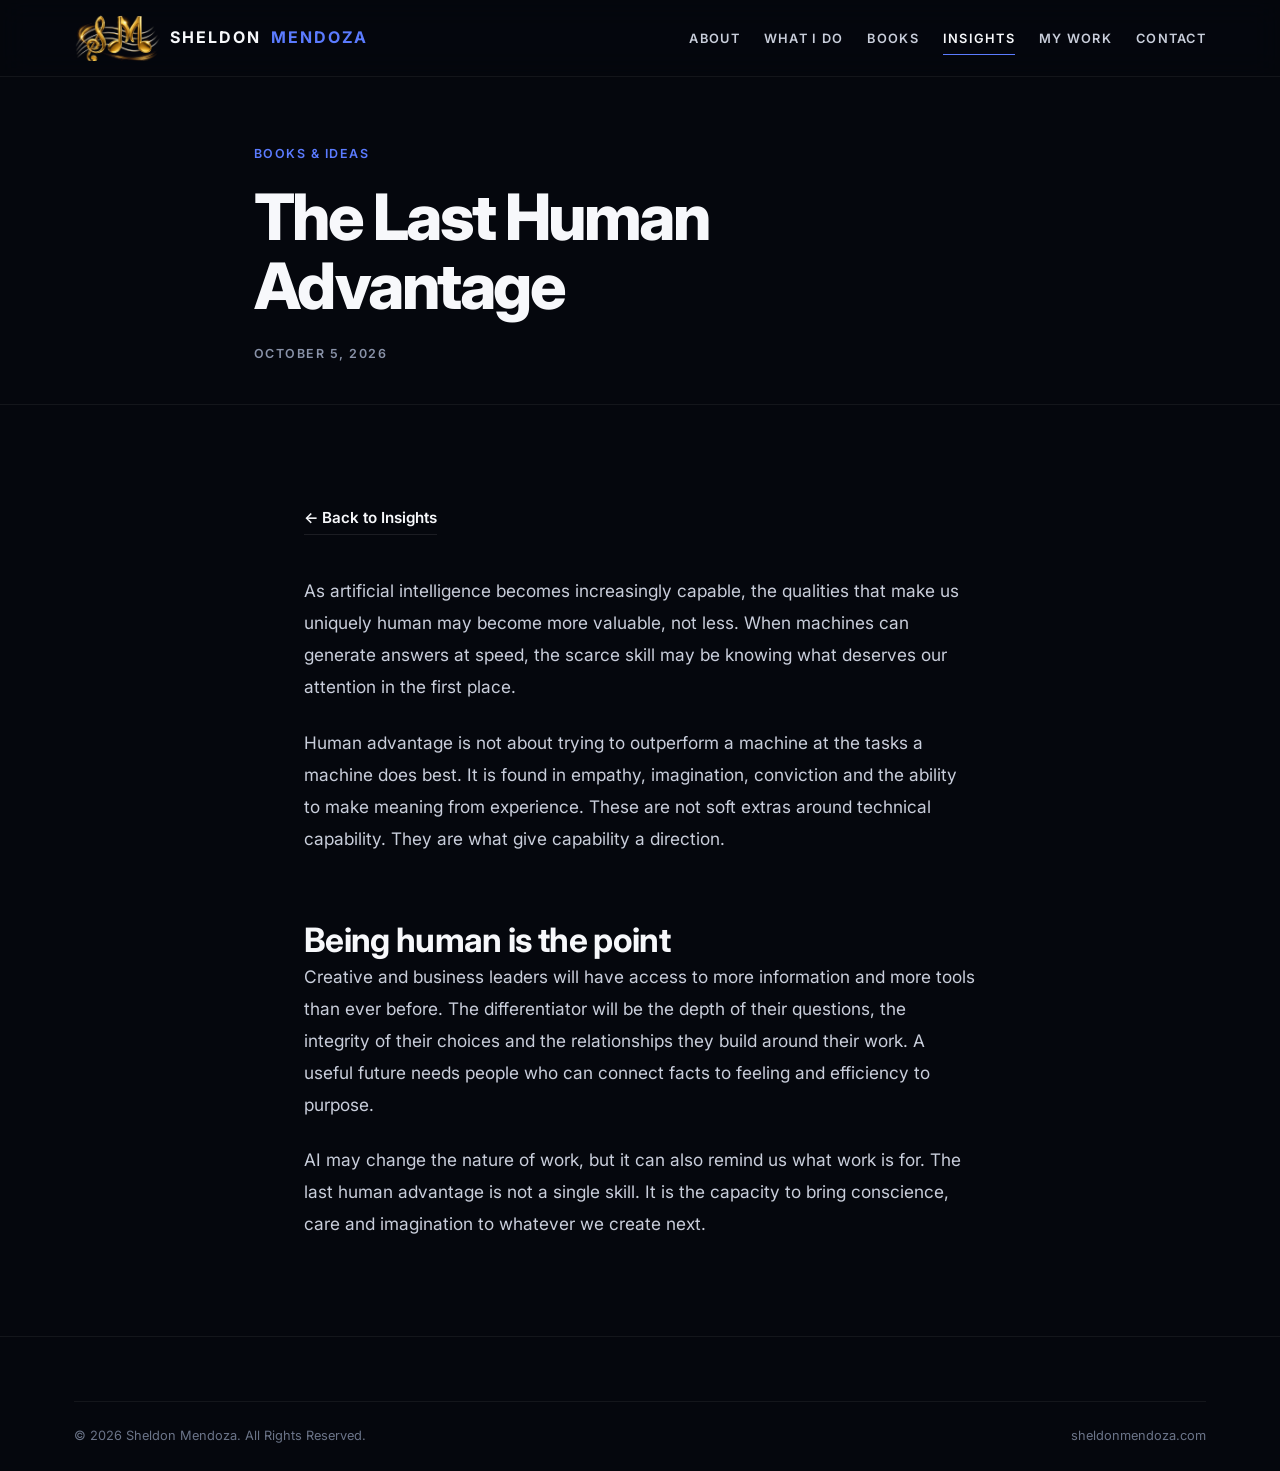
<file: insights/the-last-human-advantage/index.html>
<!DOCTYPE html><html lang="en"><head><meta charset="UTF-8"><meta name="viewport" content="width=device-width, initial-scale=1.0"><title>The Last Human Advantage | Sheldon Mendoza</title><meta name="description" content="Sheldon Mendoza on why human qualities may matter more as artificial intelligence becomes more capable."><link rel="canonical" href="https://www.sheldonmendoza.com/insights/the-last-human-advantage/"><meta property="og:type" content="article"><meta property="og:site_name" content="Sheldon Mendoza"><meta property="og:title" content="The Last Human Advantage"><meta property="og:description" content="Why human qualities may matter more as artificial intelligence becomes more capable."><meta property="og:url" content="https://www.sheldonmendoza.com/insights/the-last-human-advantage/"><meta property="og:image" content="https://www.sheldonmendoza.com/images/social-share.jpg"><meta name="twitter:card" content="summary_large_image"><meta name="twitter:title" content="The Last Human Advantage"><meta name="twitter:description" content="Why human qualities may matter more as artificial intelligence becomes more capable."><meta name="twitter:image" content="https://www.sheldonmendoza.com/images/social-share.jpg"><link rel="icon" href="/favicon.ico" sizes="any"><link rel="manifest" href="/site.webmanifest"><meta name="theme-color" content="#05070d"><link rel="preconnect" href="https://fonts.googleapis.com"><link rel="preconnect" href="https://fonts.gstatic.com" crossorigin><link href="https://fonts.googleapis.com/css2?family=Inter:wght@400;500;600;700;800&display=swap" rel="stylesheet"><link rel="stylesheet" href="/css/styles.css">
  <script type="application/ld+json">
{
  "@context": "https://schema.org",
  "@type": "Article",
  "headline": "The Last Human Advantage",
  "description": "Sheldon Mendoza on why human qualities may matter more as artificial intelligence becomes more capable.",
  "image": "https://www.sheldonmendoza.com/images/social-share.jpg",
  "datePublished": "2026-10-05",
  "author": {
    "@type": "Person",
    "name": "Sheldon Mendoza",
    "url": "https://www.sheldonmendoza.com/"
  },
  "publisher": {
    "@type": "Person",
    "name": "Sheldon Mendoza",
    "url": "https://www.sheldonmendoza.com/"
  },
  "mainEntityOfPage": "https://www.sheldonmendoza.com/insights/the-last-human-advantage/"
}
  </script>
</head><body>
<a href="#main" class="skip-link">Skip to content</a><header class="site-header"><div class="container"><a href="/" class="brand"><img class="brand-logo" src="/images/logo-sm.webp" alt="" width="86" height="46">SHELDON <span>MENDOZA</span></a><nav class="main-nav" id="primary-nav" aria-label="Primary"><ul class="nav-links"><li><a href="/about/">About</a></li><li><a href="/what-i-do/">What I Do</a></li><li><a href="/books/">Books</a></li><li><a href="/insights/" aria-current="page">Insights</a></li><li><a href="/my-work/">My Work</a></li><li><a href="/contact/">Contact</a></li></ul></nav><button class="nav-toggle" aria-label="Toggle menu" aria-expanded="false" aria-controls="primary-nav"><span class="bar"></span></button></div></header>
<main id="main"><section class="page-hero"><div class="container article-header"><span class="article-category">Books &amp; Ideas</span><h1>The Last Human Advantage</h1><time class="article-date" datetime="2026-10-05">October 5, 2026</time></div></section><section class="section"><div class="container article-content"><a href="/insights/" class="text-link article-back">&larr; Back to Insights</a><p>As artificial intelligence becomes increasingly capable, the qualities that make us uniquely human may become more valuable, not less. When machines can generate answers at speed, the scarce skill may be knowing what deserves our attention in the first place.</p><p>Human advantage is not about trying to outperform a machine at the tasks a machine does best. It is found in empathy, imagination, conviction and the ability to make meaning from experience. These are not soft extras around technical capability. They are what give capability a direction.</p><h2>Being human is the point</h2><p>Creative and business leaders will have access to more information and more tools than ever before. The differentiator will be the depth of their questions, the integrity of their choices and the relationships they build around their work. A useful future needs people who can connect facts to feeling and efficiency to purpose.</p><p>AI may change the nature of work, but it can also remind us what work is for. The last human advantage is not a single skill. It is the capacity to bring conscience, care and imagination to whatever we create next.</p></div></section></main><footer class="site-footer"><div class="container"><div class="footer-bottom"><p>&copy; 2026 Sheldon Mendoza. All Rights Reserved.</p><p>sheldonmendoza.com</p></div></div></footer><script src="/js/main.js" defer></script></body></html>
</file>
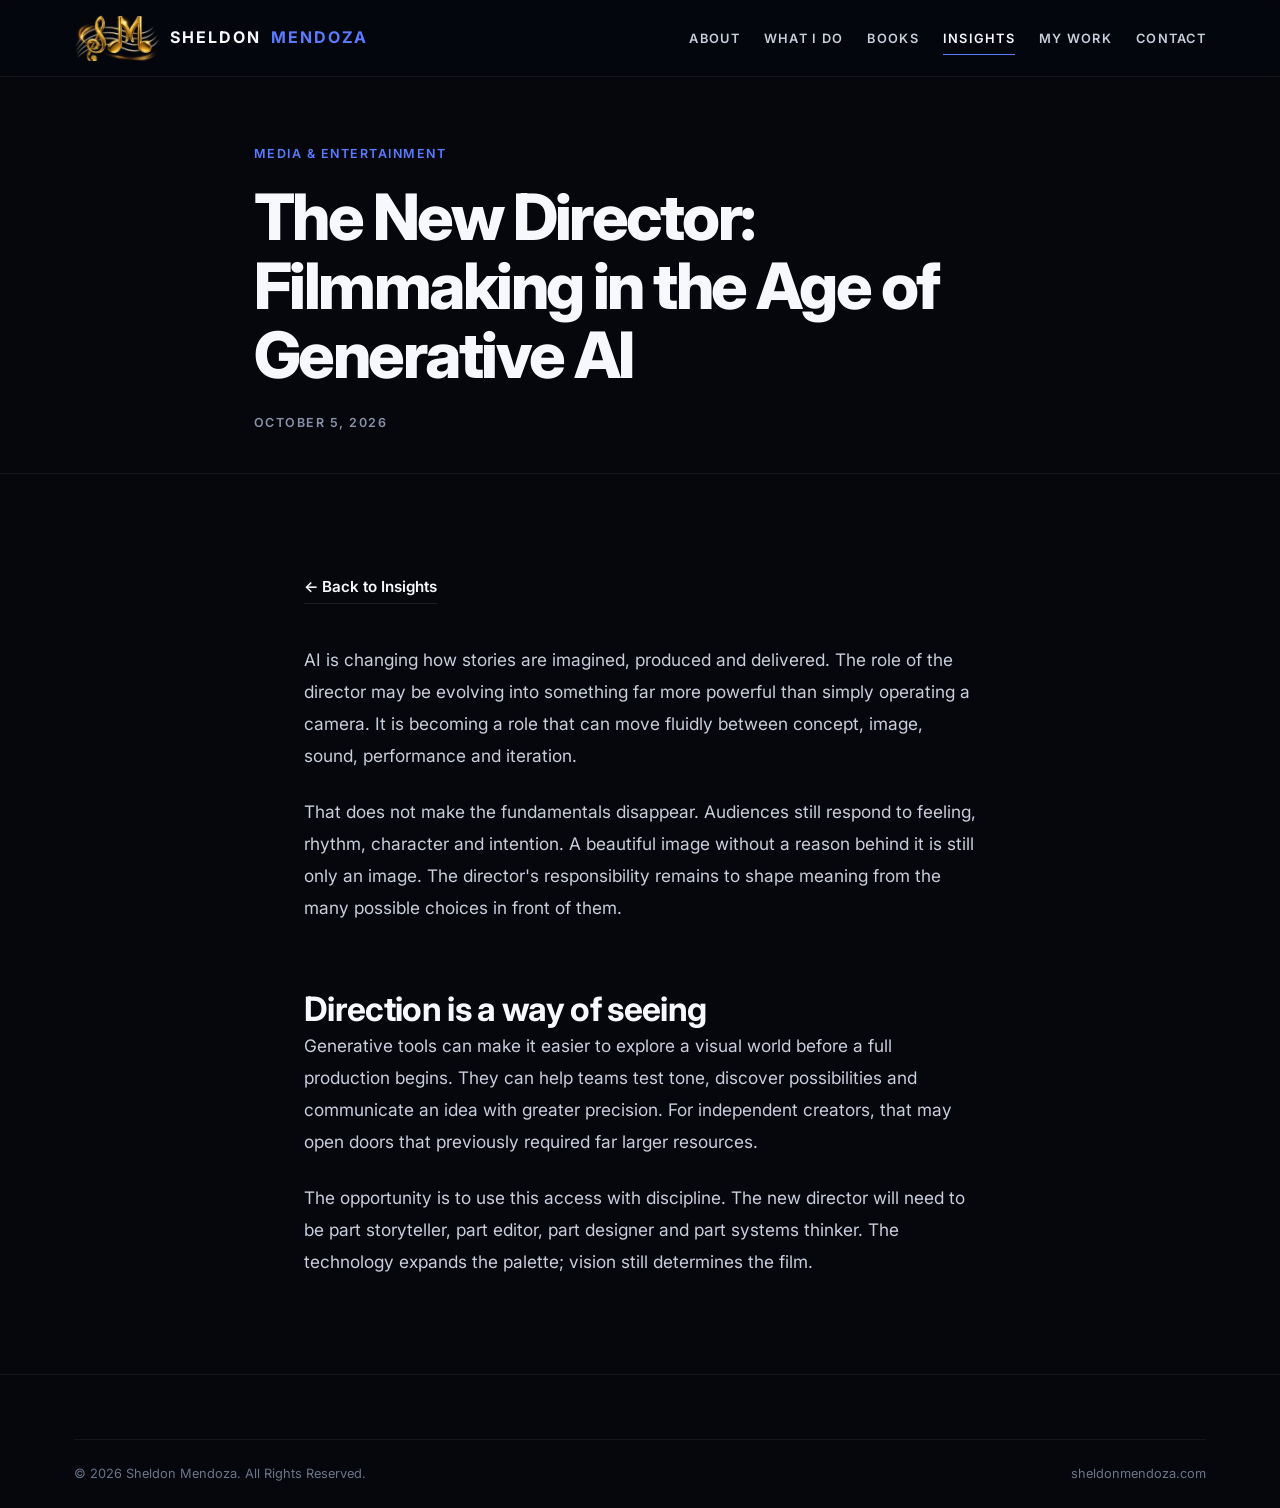
<file: insights/the-new-director-filmmaking-in-the-age-of-generative-ai/index.html>
<!DOCTYPE html><html lang="en"><head><meta charset="UTF-8"><meta name="viewport" content="width=device-width, initial-scale=1.0"><title>The New Director: Filmmaking in the Age of Generative AI | Sheldon Mendoza</title><meta name="description" content="Sheldon Mendoza on how generative AI may expand the director's role in storytelling."><link rel="canonical" href="https://www.sheldonmendoza.com/insights/the-new-director-filmmaking-in-the-age-of-generative-ai/"><meta property="og:type" content="article"><meta property="og:site_name" content="Sheldon Mendoza"><meta property="og:title" content="The New Director: Filmmaking in the Age of Generative AI"><meta property="og:description" content="How generative AI may expand the director's role in storytelling."><meta property="og:url" content="https://www.sheldonmendoza.com/insights/the-new-director-filmmaking-in-the-age-of-generative-ai/"><meta property="og:image" content="https://www.sheldonmendoza.com/images/social-share.jpg"><meta name="twitter:card" content="summary_large_image"><meta name="twitter:title" content="The New Director: Filmmaking in the Age of Generative AI"><meta name="twitter:description" content="How generative AI may expand the director's role in storytelling."><meta name="twitter:image" content="https://www.sheldonmendoza.com/images/social-share.jpg"><link rel="icon" href="/favicon.ico" sizes="any"><link rel="manifest" href="/site.webmanifest"><meta name="theme-color" content="#05070d"><link rel="preconnect" href="https://fonts.googleapis.com"><link rel="preconnect" href="https://fonts.gstatic.com" crossorigin><link href="https://fonts.googleapis.com/css2?family=Inter:wght@400;500;600;700;800&display=swap" rel="stylesheet"><link rel="stylesheet" href="/css/styles.css">
  <script type="application/ld+json">
{
  "@context": "https://schema.org",
  "@type": "Article",
  "headline": "The New Director: Filmmaking in the Age of Generative AI",
  "description": "Sheldon Mendoza on how generative AI may expand the director's role in storytelling.",
  "image": "https://www.sheldonmendoza.com/images/social-share.jpg",
  "datePublished": "2026-10-05",
  "author": {
    "@type": "Person",
    "name": "Sheldon Mendoza",
    "url": "https://www.sheldonmendoza.com/"
  },
  "publisher": {
    "@type": "Person",
    "name": "Sheldon Mendoza",
    "url": "https://www.sheldonmendoza.com/"
  },
  "mainEntityOfPage": "https://www.sheldonmendoza.com/insights/the-new-director-filmmaking-in-the-age-of-generative-ai/"
}
  </script>
</head><body>
<a href="#main" class="skip-link">Skip to content</a><header class="site-header"><div class="container"><a href="/" class="brand"><img class="brand-logo" src="/images/logo-sm.webp" alt="" width="86" height="46">SHELDON <span>MENDOZA</span></a><nav class="main-nav" id="primary-nav" aria-label="Primary"><ul class="nav-links"><li><a href="/about/">About</a></li><li><a href="/what-i-do/">What I Do</a></li><li><a href="/books/">Books</a></li><li><a href="/insights/" aria-current="page">Insights</a></li><li><a href="/my-work/">My Work</a></li><li><a href="/contact/">Contact</a></li></ul></nav><button class="nav-toggle" aria-label="Toggle menu" aria-expanded="false" aria-controls="primary-nav"><span class="bar"></span></button></div></header>
<main id="main"><section class="page-hero"><div class="container article-header"><span class="article-category">Media &amp; Entertainment</span><h1>The New Director: Filmmaking in the Age of Generative AI</h1><time class="article-date" datetime="2026-10-05">October 5, 2026</time></div></section><section class="section"><div class="container article-content"><a href="/insights/" class="text-link article-back">&larr; Back to Insights</a><p>AI is changing how stories are imagined, produced and delivered. The role of the director may be evolving into something far more powerful than simply operating a camera. It is becoming a role that can move fluidly between concept, image, sound, performance and iteration.</p><p>That does not make the fundamentals disappear. Audiences still respond to feeling, rhythm, character and intention. A beautiful image without a reason behind it is still only an image. The director's responsibility remains to shape meaning from the many possible choices in front of them.</p><h2>Direction is a way of seeing</h2><p>Generative tools can make it easier to explore a visual world before a full production begins. They can help teams test tone, discover possibilities and communicate an idea with greater precision. For independent creators, that may open doors that previously required far larger resources.</p><p>The opportunity is to use this access with discipline. The new director will need to be part storyteller, part editor, part designer and part systems thinker. The technology expands the palette; vision still determines the film.</p></div></section></main><footer class="site-footer"><div class="container"><div class="footer-bottom"><p>&copy; 2026 Sheldon Mendoza. All Rights Reserved.</p><p>sheldonmendoza.com</p></div></div></footer><script src="/js/main.js" defer></script></body></html>
</file>
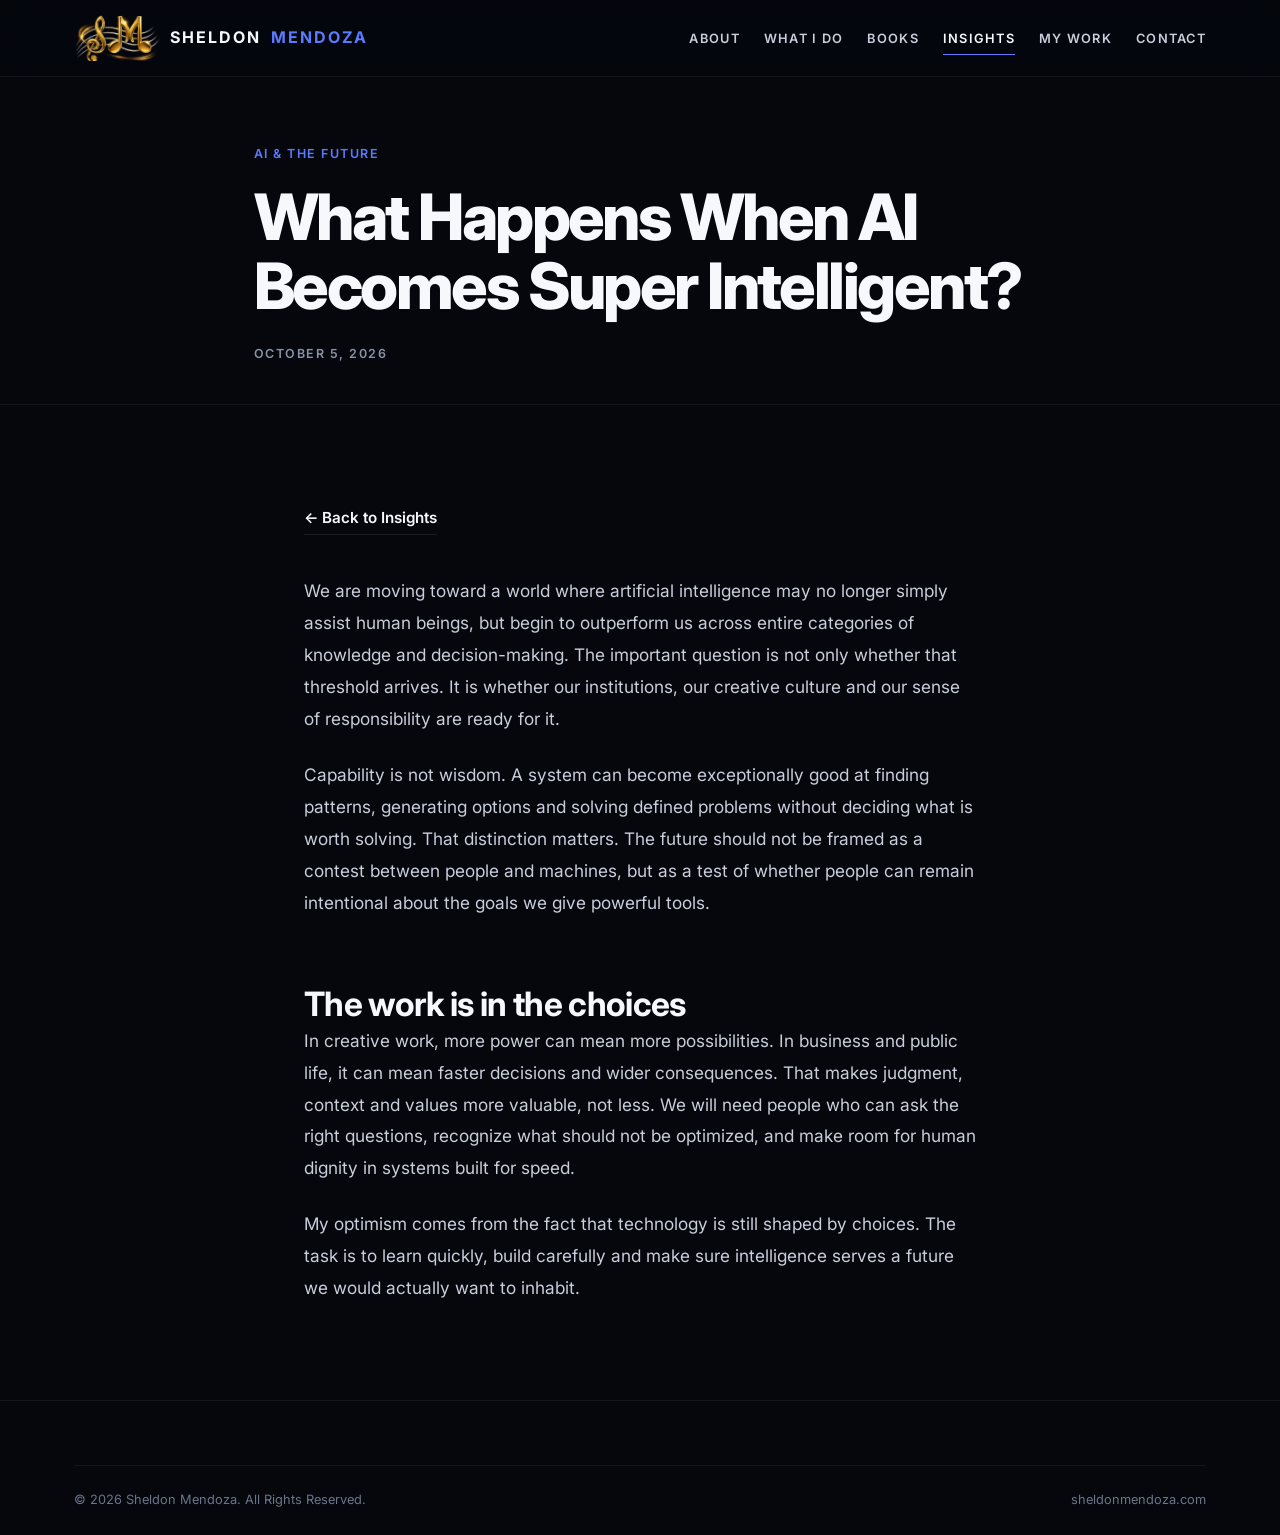
<file: insights/what-happens-when-ai-becomes-super-intelligent/index.html>
<!DOCTYPE html><html lang="en"><head><meta charset="UTF-8"><meta name="viewport" content="width=device-width, initial-scale=1.0"><title>What Happens When AI Becomes Super Intelligent? | Sheldon Mendoza</title><meta name="description" content="A perspective from Sheldon Mendoza on the choices that matter as artificial intelligence becomes more capable."><link rel="canonical" href="https://www.sheldonmendoza.com/insights/what-happens-when-ai-becomes-super-intelligent/"><meta property="og:type" content="article"><meta property="og:site_name" content="Sheldon Mendoza"><meta property="og:title" content="What Happens When AI Becomes Super Intelligent?"><meta property="og:description" content="A perspective on the choices that matter as AI becomes more capable."><meta property="og:url" content="https://www.sheldonmendoza.com/insights/what-happens-when-ai-becomes-super-intelligent/"><meta property="og:image" content="https://www.sheldonmendoza.com/images/social-share.jpg"><meta name="twitter:card" content="summary_large_image"><meta name="twitter:title" content="What Happens When AI Becomes Super Intelligent?"><meta name="twitter:description" content="A perspective on the choices that matter as AI becomes more capable."><meta name="twitter:image" content="https://www.sheldonmendoza.com/images/social-share.jpg"><link rel="icon" href="/favicon.ico" sizes="any"><link rel="manifest" href="/site.webmanifest"><meta name="theme-color" content="#05070d"><link rel="preconnect" href="https://fonts.googleapis.com"><link rel="preconnect" href="https://fonts.gstatic.com" crossorigin><link href="https://fonts.googleapis.com/css2?family=Inter:wght@400;500;600;700;800&display=swap" rel="stylesheet"><link rel="stylesheet" href="/css/styles.css">
  <script type="application/ld+json">
{
  "@context": "https://schema.org",
  "@type": "Article",
  "headline": "What Happens When AI Becomes Super Intelligent?",
  "description": "A perspective from Sheldon Mendoza on the choices that matter as artificial intelligence becomes more capable.",
  "image": "https://www.sheldonmendoza.com/images/social-share.jpg",
  "datePublished": "2026-10-05",
  "author": {
    "@type": "Person",
    "name": "Sheldon Mendoza",
    "url": "https://www.sheldonmendoza.com/"
  },
  "publisher": {
    "@type": "Person",
    "name": "Sheldon Mendoza",
    "url": "https://www.sheldonmendoza.com/"
  },
  "mainEntityOfPage": "https://www.sheldonmendoza.com/insights/what-happens-when-ai-becomes-super-intelligent/"
}
  </script>
</head><body>
<a href="#main" class="skip-link">Skip to content</a><header class="site-header"><div class="container"><a href="/" class="brand"><img class="brand-logo" src="/images/logo-sm.webp" alt="" width="86" height="46">SHELDON <span>MENDOZA</span></a><nav class="main-nav" id="primary-nav" aria-label="Primary"><ul class="nav-links"><li><a href="/about/">About</a></li><li><a href="/what-i-do/">What I Do</a></li><li><a href="/books/">Books</a></li><li><a href="/insights/" aria-current="page">Insights</a></li><li><a href="/my-work/">My Work</a></li><li><a href="/contact/">Contact</a></li></ul></nav><button class="nav-toggle" aria-label="Toggle menu" aria-expanded="false" aria-controls="primary-nav"><span class="bar"></span></button></div></header>
<main id="main"><section class="page-hero"><div class="container article-header"><span class="article-category">AI &amp; The Future</span><h1>What Happens When AI Becomes Super Intelligent?</h1><time class="article-date" datetime="2026-10-05">October 5, 2026</time></div></section><section class="section"><div class="container article-content"><a href="/insights/" class="text-link article-back">&larr; Back to Insights</a><p>We are moving toward a world where artificial intelligence may no longer simply assist human beings, but begin to outperform us across entire categories of knowledge and decision-making. The important question is not only whether that threshold arrives. It is whether our institutions, our creative culture and our sense of responsibility are ready for it.</p><p>Capability is not wisdom. A system can become exceptionally good at finding patterns, generating options and solving defined problems without deciding what is worth solving. That distinction matters. The future should not be framed as a contest between people and machines, but as a test of whether people can remain intentional about the goals we give powerful tools.</p><h2>The work is in the choices</h2><p>In creative work, more power can mean more possibilities. In business and public life, it can mean faster decisions and wider consequences. That makes judgment, context and values more valuable, not less. We will need people who can ask the right questions, recognize what should not be optimized, and make room for human dignity in systems built for speed.</p><p>My optimism comes from the fact that technology is still shaped by choices. The task is to learn quickly, build carefully and make sure intelligence serves a future we would actually want to inhabit.</p></div></section></main><footer class="site-footer"><div class="container"><div class="footer-bottom"><p>&copy; 2026 Sheldon Mendoza. All Rights Reserved.</p><p>sheldonmendoza.com</p></div></div></footer><script src="/js/main.js" defer></script></body></html>
</file>
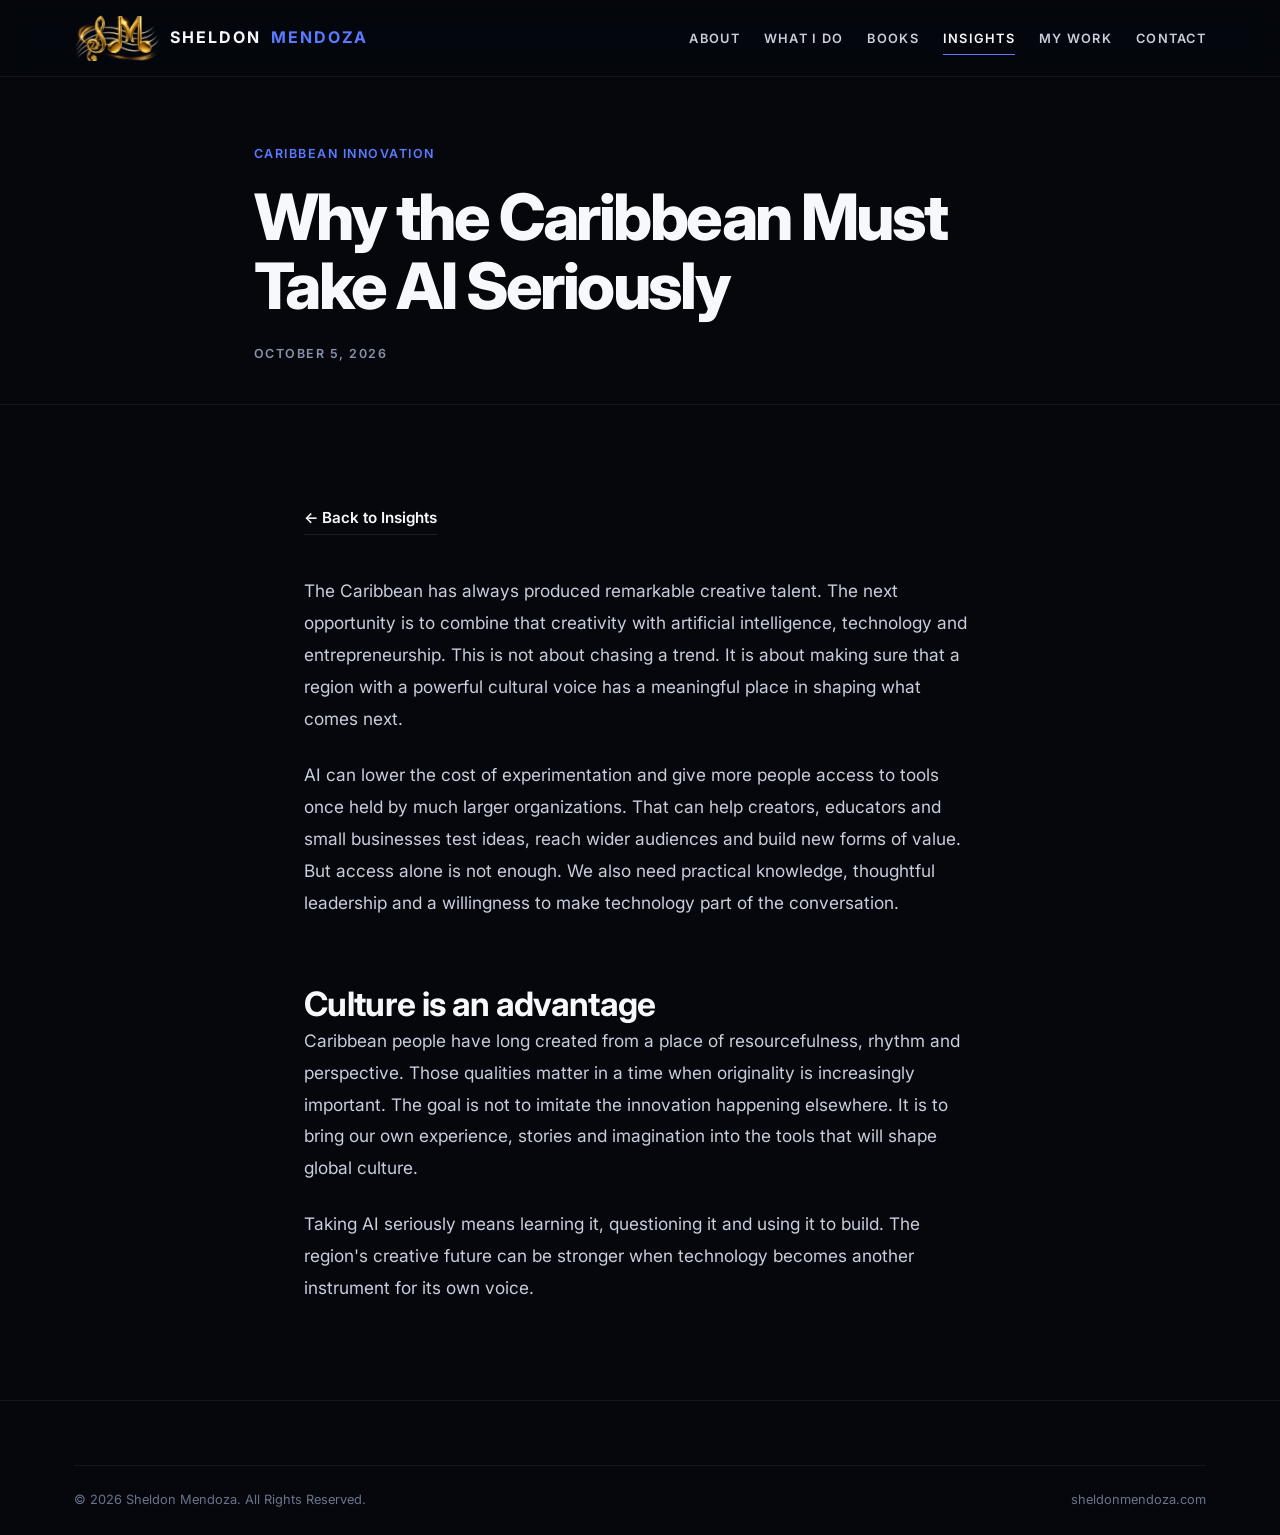
<file: insights/why-the-caribbean-must-take-ai-seriously/index.html>
<!DOCTYPE html><html lang="en"><head><meta charset="UTF-8"><meta name="viewport" content="width=device-width, initial-scale=1.0"><title>Why the Caribbean Must Take AI Seriously | Sheldon Mendoza</title><meta name="description" content="Sheldon Mendoza on the opportunity for Caribbean creativity, technology and entrepreneurship."><link rel="canonical" href="https://www.sheldonmendoza.com/insights/why-the-caribbean-must-take-ai-seriously/"><meta property="og:type" content="article"><meta property="og:site_name" content="Sheldon Mendoza"><meta property="og:title" content="Why the Caribbean Must Take AI Seriously"><meta property="og:description" content="On the opportunity for Caribbean creativity, technology and entrepreneurship."><meta property="og:url" content="https://www.sheldonmendoza.com/insights/why-the-caribbean-must-take-ai-seriously/"><meta property="og:image" content="https://www.sheldonmendoza.com/images/social-share.jpg"><meta name="twitter:card" content="summary_large_image"><meta name="twitter:title" content="Why the Caribbean Must Take AI Seriously"><meta name="twitter:description" content="On the opportunity for Caribbean creativity, technology and entrepreneurship."><meta name="twitter:image" content="https://www.sheldonmendoza.com/images/social-share.jpg"><link rel="icon" href="/favicon.ico" sizes="any"><link rel="manifest" href="/site.webmanifest"><meta name="theme-color" content="#05070d"><link rel="preconnect" href="https://fonts.googleapis.com"><link rel="preconnect" href="https://fonts.gstatic.com" crossorigin><link href="https://fonts.googleapis.com/css2?family=Inter:wght@400;500;600;700;800&display=swap" rel="stylesheet"><link rel="stylesheet" href="/css/styles.css">
  <script type="application/ld+json">
{
  "@context": "https://schema.org",
  "@type": "Article",
  "headline": "Why the Caribbean Must Take AI Seriously",
  "description": "Sheldon Mendoza on the opportunity for Caribbean creativity, technology and entrepreneurship.",
  "image": "https://www.sheldonmendoza.com/images/social-share.jpg",
  "datePublished": "2026-10-05",
  "author": {
    "@type": "Person",
    "name": "Sheldon Mendoza",
    "url": "https://www.sheldonmendoza.com/"
  },
  "publisher": {
    "@type": "Person",
    "name": "Sheldon Mendoza",
    "url": "https://www.sheldonmendoza.com/"
  },
  "mainEntityOfPage": "https://www.sheldonmendoza.com/insights/why-the-caribbean-must-take-ai-seriously/"
}
  </script>
</head><body>
<a href="#main" class="skip-link">Skip to content</a><header class="site-header"><div class="container"><a href="/" class="brand"><img class="brand-logo" src="/images/logo-sm.webp" alt="" width="86" height="46">SHELDON <span>MENDOZA</span></a><nav class="main-nav" id="primary-nav" aria-label="Primary"><ul class="nav-links"><li><a href="/about/">About</a></li><li><a href="/what-i-do/">What I Do</a></li><li><a href="/books/">Books</a></li><li><a href="/insights/" aria-current="page">Insights</a></li><li><a href="/my-work/">My Work</a></li><li><a href="/contact/">Contact</a></li></ul></nav><button class="nav-toggle" aria-label="Toggle menu" aria-expanded="false" aria-controls="primary-nav"><span class="bar"></span></button></div></header>
<main id="main"><section class="page-hero"><div class="container article-header"><span class="article-category">Caribbean Innovation</span><h1>Why the Caribbean Must Take AI Seriously</h1><time class="article-date" datetime="2026-10-05">October 5, 2026</time></div></section><section class="section"><div class="container article-content"><a href="/insights/" class="text-link article-back">&larr; Back to Insights</a><p>The Caribbean has always produced remarkable creative talent. The next opportunity is to combine that creativity with artificial intelligence, technology and entrepreneurship. This is not about chasing a trend. It is about making sure that a region with a powerful cultural voice has a meaningful place in shaping what comes next.</p><p>AI can lower the cost of experimentation and give more people access to tools once held by much larger organizations. That can help creators, educators and small businesses test ideas, reach wider audiences and build new forms of value. But access alone is not enough. We also need practical knowledge, thoughtful leadership and a willingness to make technology part of the conversation.</p><h2>Culture is an advantage</h2><p>Caribbean people have long created from a place of resourcefulness, rhythm and perspective. Those qualities matter in a time when originality is increasingly important. The goal is not to imitate the innovation happening elsewhere. It is to bring our own experience, stories and imagination into the tools that will shape global culture.</p><p>Taking AI seriously means learning it, questioning it and using it to build. The region's creative future can be stronger when technology becomes another instrument for its own voice.</p></div></section></main><footer class="site-footer"><div class="container"><div class="footer-bottom"><p>&copy; 2026 Sheldon Mendoza. All Rights Reserved.</p><p>sheldonmendoza.com</p></div></div></footer><script src="/js/main.js" defer></script></body></html>
</file>
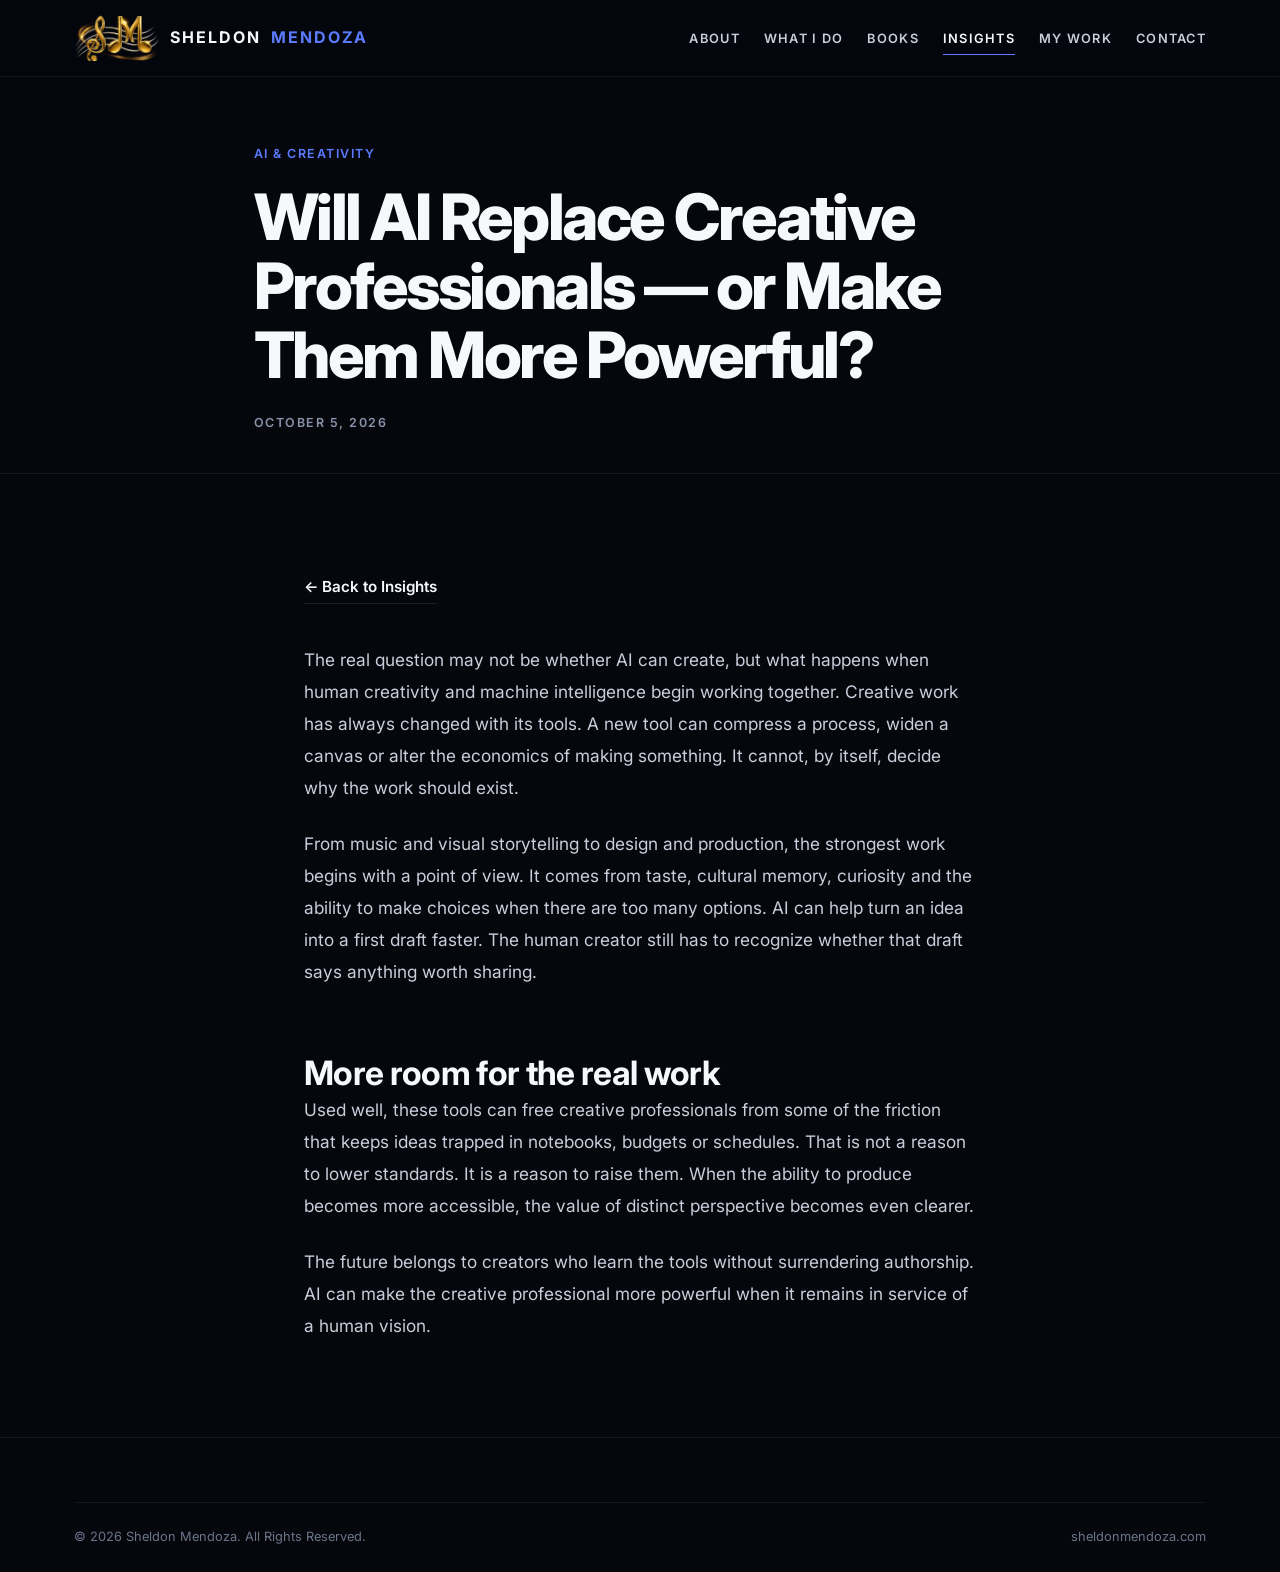
<file: insights/will-ai-replace-creative-professionals/index.html>
<!DOCTYPE html><html lang="en"><head><meta charset="UTF-8"><meta name="viewport" content="width=device-width, initial-scale=1.0"><title>Will AI Replace Creative Professionals — or Make Them More Powerful? | Sheldon Mendoza</title><meta name="description" content="Sheldon Mendoza on the relationship between human creativity and machine intelligence."><link rel="canonical" href="https://www.sheldonmendoza.com/insights/will-ai-replace-creative-professionals/"><meta property="og:type" content="article"><meta property="og:site_name" content="Sheldon Mendoza"><meta property="og:title" content="Will AI Replace Creative Professionals — or Make Them More Powerful?"><meta property="og:description" content="On the relationship between human creativity and machine intelligence."><meta property="og:url" content="https://www.sheldonmendoza.com/insights/will-ai-replace-creative-professionals/"><meta property="og:image" content="https://www.sheldonmendoza.com/images/social-share.jpg"><meta name="twitter:card" content="summary_large_image"><meta name="twitter:title" content="Will AI Replace Creative Professionals — or Make Them More Powerful?"><meta name="twitter:description" content="On the relationship between human creativity and machine intelligence."><meta name="twitter:image" content="https://www.sheldonmendoza.com/images/social-share.jpg"><link rel="icon" href="/favicon.ico" sizes="any"><link rel="manifest" href="/site.webmanifest"><meta name="theme-color" content="#05070d"><link rel="preconnect" href="https://fonts.googleapis.com"><link rel="preconnect" href="https://fonts.gstatic.com" crossorigin><link href="https://fonts.googleapis.com/css2?family=Inter:wght@400;500;600;700;800&display=swap" rel="stylesheet"><link rel="stylesheet" href="/css/styles.css">
  <script type="application/ld+json">
{
  "@context": "https://schema.org",
  "@type": "Article",
  "headline": "Will AI Replace Creative Professionals — or Make Them More Powerful?",
  "description": "Sheldon Mendoza on the relationship between human creativity and machine intelligence.",
  "image": "https://www.sheldonmendoza.com/images/social-share.jpg",
  "datePublished": "2026-10-05",
  "author": {
    "@type": "Person",
    "name": "Sheldon Mendoza",
    "url": "https://www.sheldonmendoza.com/"
  },
  "publisher": {
    "@type": "Person",
    "name": "Sheldon Mendoza",
    "url": "https://www.sheldonmendoza.com/"
  },
  "mainEntityOfPage": "https://www.sheldonmendoza.com/insights/will-ai-replace-creative-professionals/"
}
  </script>
</head><body>
<a href="#main" class="skip-link">Skip to content</a><header class="site-header"><div class="container"><a href="/" class="brand"><img class="brand-logo" src="/images/logo-sm.webp" alt="" width="86" height="46">SHELDON <span>MENDOZA</span></a><nav class="main-nav" id="primary-nav" aria-label="Primary"><ul class="nav-links"><li><a href="/about/">About</a></li><li><a href="/what-i-do/">What I Do</a></li><li><a href="/books/">Books</a></li><li><a href="/insights/" aria-current="page">Insights</a></li><li><a href="/my-work/">My Work</a></li><li><a href="/contact/">Contact</a></li></ul></nav><button class="nav-toggle" aria-label="Toggle menu" aria-expanded="false" aria-controls="primary-nav"><span class="bar"></span></button></div></header>
<main id="main"><section class="page-hero"><div class="container article-header"><span class="article-category">AI &amp; Creativity</span><h1>Will AI Replace Creative Professionals &mdash; or Make Them More Powerful?</h1><time class="article-date" datetime="2026-10-05">October 5, 2026</time></div></section><section class="section"><div class="container article-content"><a href="/insights/" class="text-link article-back">&larr; Back to Insights</a><p>The real question may not be whether AI can create, but what happens when human creativity and machine intelligence begin working together. Creative work has always changed with its tools. A new tool can compress a process, widen a canvas or alter the economics of making something. It cannot, by itself, decide why the work should exist.</p><p>From music and visual storytelling to design and production, the strongest work begins with a point of view. It comes from taste, cultural memory, curiosity and the ability to make choices when there are too many options. AI can help turn an idea into a first draft faster. The human creator still has to recognize whether that draft says anything worth sharing.</p><h2>More room for the real work</h2><p>Used well, these tools can free creative professionals from some of the friction that keeps ideas trapped in notebooks, budgets or schedules. That is not a reason to lower standards. It is a reason to raise them. When the ability to produce becomes more accessible, the value of distinct perspective becomes even clearer.</p><p>The future belongs to creators who learn the tools without surrendering authorship. AI can make the creative professional more powerful when it remains in service of a human vision.</p></div></section></main><footer class="site-footer"><div class="container"><div class="footer-bottom"><p>&copy; 2026 Sheldon Mendoza. All Rights Reserved.</p><p>sheldonmendoza.com</p></div></div></footer><script src="/js/main.js" defer></script></body></html>
</file>
<file: css/styles.css>
/* =========================================================================
   Sheldon Mendoza — Personal Corporate Site
   Design system: deep navy / royal blue / black / white, editorial type
   ========================================================================= */

:root {
  /* Palette */
  --navy-950: #05070d;
  --navy-900: #070b16;
  --navy-800: #0b1120;
  --navy-700: #10182c;
  --navy-600: #182238;
  --blue-600: #1f3fd6;
  --blue-500: #2f56ff;
  --blue-400: #5b7bff;
  --blue-glow: rgba(47, 86, 255, 0.35);
  --white: #f7f8fb;
  --white-dim: #c9cedb;
  --gray-400: #8992a8;
  --gray-500: #6b7488;
  --gray-700: #3a4256;
  --black: #000000;
  --border-soft: rgba(255, 255, 255, 0.09);
  --border-softer: rgba(255, 255, 255, 0.06);

  /* Type */
  --font-sans: "Inter", -apple-system, BlinkMacSystemFont, "Segoe UI", Helvetica, Arial, sans-serif;

  /* Spacing scale */
  --space-1: 0.5rem;
  --space-2: 1rem;
  --space-3: 1.5rem;
  --space-4: 2.5rem;
  --space-5: 4rem;
  --space-6: 6rem;
  --space-7: 9rem;

  /* Layout */
  --container-max: 1180px;
  --radius-sm: 6px;
  --radius-md: 10px;
  --ease: cubic-bezier(0.16, 1, 0.3, 1);
}

/* ---------- Reset ---------- */
*,
*::before,
*::after {
  box-sizing: border-box;
}

html {
  scroll-behavior: smooth;
}

body {
  margin: 0;
  background: var(--navy-950);
  color: var(--white);
  font-family: var(--font-sans);
  font-size: 16px;
  line-height: 1.6;
  -webkit-font-smoothing: antialiased;
  -moz-osx-font-smoothing: grayscale;
}

img {
  max-width: 100%;
  display: block;
}

a {
  color: inherit;
  text-decoration: none;
}

ul {
  margin: 0;
  padding: 0;
  list-style: none;
}

h1, h2, h3, h4, p {
  margin: 0;
}

button {
  font-family: inherit;
}

::selection {
  background: var(--blue-500);
  color: var(--white);
}

/* Respect reduced motion */
@media (prefers-reduced-motion: reduce) {
  html { scroll-behavior: auto; }
  *, *::before, *::after {
    animation-duration: 0.001ms !important;
    animation-iteration-count: 1 !important;
    transition-duration: 0.001ms !important;
  }
}

/* ---------- Accessibility ---------- */
.skip-link {
  position: absolute;
  left: -9999px;
  top: 0;
  background: var(--blue-500);
  color: var(--white);
  padding: 0.75rem 1.25rem;
  z-index: 1000;
  border-radius: var(--radius-sm);
}

.skip-link:focus {
  left: var(--space-2);
  top: var(--space-2);
}

a:focus-visible,
button:focus-visible,
input:focus-visible,
textarea:focus-visible {
  outline: 2px solid var(--blue-400);
  outline-offset: 3px;
  border-radius: 4px;
}

.visually-hidden {
  position: absolute;
  width: 1px;
  height: 1px;
  overflow: hidden;
  clip: rect(0 0 0 0);
  white-space: nowrap;
}

/* ---------- Layout helpers ---------- */
.container {
  width: 100%;
  max-width: var(--container-max);
  margin: 0 auto;
  padding: 0 var(--space-3);
}

.section {
  padding: var(--space-6) 0;
}

.section--tight {
  padding: var(--space-5) 0;
}

.section-label {
  display: inline-block;
  font-size: 0.78rem;
  font-weight: 600;
  letter-spacing: 0.16em;
  text-transform: uppercase;
  color: var(--blue-400);
  margin-bottom: var(--space-2);
}

.section-title {
  font-size: clamp(1.75rem, 3vw, 2.5rem);
  font-weight: 700;
  letter-spacing: -0.02em;
  color: var(--white);
}

.eyebrow-divider {
  display: flex;
  align-items: center;
  gap: var(--space-2);
}

.eyebrow-divider::after {
  content: "";
  flex: 1;
  height: 1px;
  background: var(--border-soft);
}

/* ---------- Buttons ---------- */
.btn {
  display: inline-flex;
  align-items: center;
  justify-content: center;
  gap: 0.5rem;
  padding: 0.95rem 2rem;
  font-size: 0.85rem;
  font-weight: 600;
  letter-spacing: 0.06em;
  text-transform: uppercase;
  border-radius: var(--radius-sm);
  border: 1px solid transparent;
  cursor: pointer;
  transition: transform 0.35s var(--ease), background 0.3s var(--ease), border-color 0.3s var(--ease), box-shadow 0.3s var(--ease), color 0.3s var(--ease);
  white-space: nowrap;
}

.btn-primary {
  background: linear-gradient(135deg, var(--blue-500), var(--blue-600));
  color: var(--white);
  box-shadow: 0 8px 24px -8px var(--blue-glow);
}

.btn-primary:hover {
  transform: translateY(-2px);
  box-shadow: 0 12px 32px -8px var(--blue-glow);
}

.btn-outline {
  background: transparent;
  color: var(--white);
  border-color: var(--border-soft);
}

.btn-outline:hover {
  border-color: var(--blue-400);
  background: rgba(47, 86, 255, 0.08);
  transform: translateY(-2px);
}

.text-link {
  display: inline-flex;
  align-items: center;
  gap: 0.4em;
  font-weight: 600;
  font-size: 0.95rem;
  color: var(--white);
  border-bottom: 1px solid var(--border-soft);
  padding-bottom: 2px;
  transition: color 0.25s var(--ease), border-color 0.25s var(--ease), gap 0.25s var(--ease);
}

.text-link:hover {
  color: var(--blue-400);
  border-color: var(--blue-400);
  gap: 0.65em;
}

.hero-actions,
.button-row {
  display: flex;
  flex-wrap: wrap;
  gap: var(--space-2);
}

/* ---------- Header / Nav ---------- */
.site-header {
  position: fixed;
  top: 0;
  left: 0;
  right: 0;
  z-index: 500;
  background: rgba(5, 7, 13, 0.72);
  backdrop-filter: blur(14px) saturate(140%);
  -webkit-backdrop-filter: blur(14px) saturate(140%);
  border-bottom: 1px solid var(--border-softer);
}

.site-header .container {
  display: flex;
  align-items: center;
  justify-content: space-between;
  height: 76px;
}

.brand {
  display: inline-flex;
  align-items: center;
  gap: 0.65rem;
  font-size: 1rem;
  font-weight: 700;
  letter-spacing: 0.12em;
  text-transform: uppercase;
  color: var(--white);
}

.brand span {
  color: var(--blue-400);
}

.brand-logo {
  height: 46px;
  width: auto;
  display: block;
}

.footer-logo {
  width: 280px;
  max-width: 82vw;
  height: auto;
  display: block;
}

@media (max-width: 560px) {
  .brand-logo {
    height: 38px;
  }
}

.main-nav {
  display: flex;
  align-items: center;
  gap: var(--space-4);
}

.nav-links {
  display: flex;
  gap: var(--space-3);
}

.nav-links a {
  font-size: 0.8rem;
  font-weight: 600;
  letter-spacing: 0.1em;
  text-transform: uppercase;
  color: var(--white-dim);
  position: relative;
  padding: 0.4rem 0;
  transition: color 0.25s var(--ease);
}

.nav-links a::after {
  content: "";
  position: absolute;
  left: 0;
  bottom: -2px;
  width: 0;
  height: 1px;
  background: var(--blue-400);
  transition: width 0.3s var(--ease);
}

.nav-links a:hover,
.nav-links a[aria-current="page"] {
  color: var(--white);
}

.nav-links a:hover::after,
.nav-links a[aria-current="page"]::after {
  width: 100%;
}

.nav-social {
  display: flex;
  align-items: center;
  gap: var(--space-2);
}

.nav-social a {
  color: var(--gray-400);
  transition: color 0.25s var(--ease);
}

.nav-social a:hover {
  color: var(--blue-400);
}

.nav-social svg {
  width: 16px;
  height: 16px;
  display: block;
}

/* Monogram social badges (used in header + footer) */
.icon-badge {
  display: inline-flex;
  align-items: center;
  justify-content: center;
  width: 30px;
  height: 30px;
  border: 1px solid var(--border-soft);
  border-radius: 999px;
  font-size: 0.62rem;
  font-weight: 700;
  letter-spacing: 0.02em;
  color: var(--gray-400);
  transition: color 0.25s var(--ease), border-color 0.25s var(--ease), background 0.25s var(--ease);
}

.icon-badge:hover {
  color: var(--white);
  border-color: var(--blue-400);
  background: rgba(47, 86, 255, 0.1);
}

.nav-toggle {
  display: none;
  background: none;
  border: none;
  color: var(--white);
  width: 40px;
  height: 40px;
  align-items: center;
  justify-content: center;
  cursor: pointer;
}

.nav-toggle .bar {
  display: block;
  width: 22px;
  height: 2px;
  background: var(--white);
  position: relative;
  transition: background 0.2s var(--ease);
}

.nav-toggle .bar::before,
.nav-toggle .bar::after {
  content: "";
  position: absolute;
  left: 0;
  width: 22px;
  height: 2px;
  background: var(--white);
  transition: transform 0.3s var(--ease), top 0.3s var(--ease);
}

.nav-toggle .bar::before { top: -7px; }
.nav-toggle .bar::after { top: 7px; }

.nav-toggle[aria-expanded="true"] .bar {
  background: transparent;
}

.nav-toggle[aria-expanded="true"] .bar::before {
  top: 0;
  transform: rotate(45deg);
}

.nav-toggle[aria-expanded="true"] .bar::after {
  top: 0;
  transform: rotate(-45deg);
}

/* ---------- Hero ---------- */
.hero {
  position: relative;
  padding-top: calc(76px + var(--space-6));
  padding-bottom: var(--space-6);
  overflow: hidden;
}

.hero::before {
  content: "";
  position: absolute;
  inset: 0;
  background:
    radial-gradient(ellipse 60% 50% at 80% 0%, rgba(47, 86, 255, 0.16), transparent 60%),
    radial-gradient(ellipse 50% 40% at 0% 100%, rgba(31, 63, 214, 0.12), transparent 60%);
  pointer-events: none;
  z-index: 0;
}

.hero .container {
  position: relative;
  z-index: 1;
  display: grid;
  grid-template-columns: 1.05fr 0.95fr;
  gap: var(--space-6);
  align-items: center;
}

.hero-copy .section-label {
  margin-bottom: var(--space-3);
}

.hero-name {
  font-size: clamp(2.4rem, 5.2vw, 4.1rem);
  font-weight: 800;
  letter-spacing: -0.03em;
  line-height: 1.03;
  color: var(--white);
}

.hero-titles {
  margin-top: var(--space-2);
  font-size: clamp(1.05rem, 1.6vw, 1.3rem);
  color: var(--blue-400);
  font-weight: 600;
  line-height: 1.5;
}

.hero-titles .divider-dot {
  color: var(--gray-500);
  margin: 0 0.5em;
}

.hero-disciplines {
  margin-top: 0.65rem;
  font-size: 0.82rem;
  font-weight: 500;
  letter-spacing: 0.02em;
  color: var(--gray-400);
  line-height: 1.6;
}

.hero-disciplines .divider-dot {
  color: var(--gray-500);
  margin: 0 0.45em;
}

.hero-intro {
  margin-top: var(--space-3);
  max-width: 46ch;
  font-size: 1.05rem;
  color: var(--white-dim);
  line-height: 1.7;
}

.hero-actions {
  margin-top: var(--space-4);
}

.hero-portrait {
  position: relative;
  border-radius: var(--radius-md);
  overflow: hidden;
  aspect-ratio: 2 / 3;
  background: var(--navy-800);
  box-shadow: 0 30px 80px -30px rgba(0, 0, 0, 0.7);
}

.hero-portrait img {
  width: 100%;
  height: 100%;
  object-fit: cover;
}

.hero-portrait::after {
  content: "";
  position: absolute;
  inset: 0;
  background: linear-gradient(180deg, transparent 60%, rgba(5, 7, 13, 0.55) 100%);
  pointer-events: none;
}

/* ---------- Who I Am / generic split section ---------- */
.split-section .container {
  display: grid;
  grid-template-columns: 0.4fr 0.6fr;
  gap: var(--space-5);
}

.split-section .split-body p + p {
  margin-top: var(--space-2);
}

.split-body p {
  color: var(--white-dim);
  font-size: 1.05rem;
  line-height: 1.75;
  max-width: 62ch;
}

.split-section .cta-row {
  margin-top: var(--space-3);
}

/* ---------- What I Do (home teaser + full page) ---------- */
.discipline-grid {
  margin-top: var(--space-4);
  display: grid;
  grid-template-columns: repeat(2, 1fr);
  gap: 1px;
  background: var(--border-soft);
  border: 1px solid var(--border-soft);
  border-radius: var(--radius-md);
  overflow: hidden;
}

.discipline {
  background: var(--navy-950);
  padding: var(--space-4);
  transition: background 0.3s var(--ease);
}

.discipline:hover {
  background: var(--navy-900);
}

.discipline-index {
  font-size: 0.78rem;
  font-weight: 700;
  letter-spacing: 0.1em;
  color: var(--blue-400);
}

.discipline h3 {
  margin-top: var(--space-1);
  font-size: 1.15rem;
  font-weight: 700;
  letter-spacing: -0.01em;
  color: var(--white);
}

.discipline p {
  margin-top: 0.6rem;
  color: var(--white-dim);
  font-size: 0.95rem;
  line-height: 1.65;
}

.section-cta {
  margin-top: var(--space-4);
}

/* ---------- Featured Video ---------- */
.video-embed-wrap {
  margin-top: var(--space-4);
  max-width: 860px;
}

.video-embed {
  position: relative;
  width: 100%;
  padding-top: 56.25%; /* 16:9 */
  border-radius: var(--radius-md);
  overflow: hidden;
  background: var(--navy-800);
  box-shadow: 0 20px 50px -20px rgba(0, 0, 0, 0.6);
}

.video-embed iframe {
  position: absolute;
  inset: 0;
  width: 100%;
  height: 100%;
  border: 0;
  display: block;
}

/* ---------- Books ---------- */
.books-grid {
  margin-top: var(--space-4);
  display: grid;
  grid-template-columns: repeat(4, 1fr);
  gap: var(--space-3);
}

.book-card {
  display: flex;
  flex-direction: column;
}

.book-cover {
  border-radius: var(--radius-sm);
  overflow: hidden;
  aspect-ratio: 2 / 3;
  background: var(--navy-800);
  box-shadow: 0 18px 40px -18px rgba(0, 0, 0, 0.6);
  transition: transform 0.4s var(--ease), box-shadow 0.4s var(--ease);
}

.book-card:hover .book-cover {
  transform: translateY(-4px);
  box-shadow: 0 24px 50px -18px rgba(0, 0, 0, 0.7);
}

.book-cover img {
  width: 100%;
  height: 100%;
  object-fit: cover;
}

.book-card h3 {
  margin-top: var(--space-2);
  font-size: 1rem;
  font-weight: 700;
  color: var(--white);
  line-height: 1.35;
}

.book-card p {
  margin-top: 0.4rem;
  font-size: 0.88rem;
  color: var(--white-dim);
  line-height: 1.6;
}

.book-card .text-link {
  margin-top: var(--space-2);
  font-size: 0.85rem;
}

.books-cta {
  margin-top: var(--space-5);
  text-align: center;
}

/* ---------- My Work directory ---------- */
.work-links {
  margin-top: var(--space-4);
  border-top: 1px solid var(--border-soft);
}

.work-link {
  display: flex;
  align-items: center;
  justify-content: space-between;
  padding: var(--space-3) 0;
  border-bottom: 1px solid var(--border-soft);
  transition: padding-left 0.3s var(--ease), color 0.3s var(--ease);
}

.work-link:hover {
  padding-left: var(--space-2);
  color: var(--blue-400);
}

.work-link .label {
  font-size: clamp(1.1rem, 2.4vw, 1.6rem);
  font-weight: 700;
  letter-spacing: -0.01em;
}

.work-link .arrow {
  font-size: 1.4rem;
  transition: transform 0.3s var(--ease);
}

.work-link:hover .arrow {
  transform: translateX(6px);
}

.work-link .desc {
  display: block;
  margin-top: 0.35rem;
  font-size: 0.9rem;
  color: var(--gray-400);
  font-weight: 400;
}

/* ---------- Contact ---------- */
.contact-section {
  text-align: center;
  position: relative;
}

.contact-section .container {
  max-width: 720px;
}

.contact-section p {
  margin: var(--space-2) auto 0;
  color: var(--white-dim);
  font-size: 1.05rem;
  max-width: 52ch;
}

.contact-section .hero-actions {
  justify-content: center;
  margin-top: var(--space-4);
}

.contact-email {
  margin-top: var(--space-3);
  font-size: 0.95rem;
  color: var(--gray-400);
}

.contact-email a {
  color: var(--white);
  border-bottom: 1px solid var(--border-soft);
}

.contact-email a:hover {
  color: var(--blue-400);
  border-color: var(--blue-400);
}

/* Dedicated contact page */
.contact-page .contact-methods {
  margin-top: var(--space-5);
  display: grid;
  grid-template-columns: repeat(2, 1fr);
  gap: var(--space-3);
  text-align: left;
}

.contact-method {
  border: 1px solid var(--border-soft);
  border-radius: var(--radius-md);
  padding: var(--space-3);
}

.contact-method h3 {
  font-size: 0.78rem;
  font-weight: 700;
  letter-spacing: 0.12em;
  text-transform: uppercase;
  color: var(--blue-400);
}

.contact-method .value {
  display: block;
  margin-top: var(--space-1);
  font-size: 1.05rem;
  font-weight: 600;
  color: var(--white);
}

.contact-method .value:hover {
  color: var(--blue-400);
}

.social-grid {
  margin-top: var(--space-5);
  display: flex;
  flex-wrap: wrap;
  gap: var(--space-2);
  justify-content: center;
}

.social-pill {
  display: inline-flex;
  align-items: center;
  gap: 0.55rem;
  padding: 0.65rem 1.1rem;
  border: 1px solid var(--border-soft);
  border-radius: 999px;
  font-size: 0.85rem;
  font-weight: 600;
  color: var(--white-dim);
  transition: color 0.25s var(--ease), border-color 0.25s var(--ease);
}

.social-pill:hover {
  color: var(--white);
  border-color: var(--blue-400);
}

.social-pill svg {
  width: 15px;
  height: 15px;
}

/* ---------- Page hero (interior pages) ---------- */
.page-hero {
  padding-top: calc(76px + var(--space-5));
  padding-bottom: var(--space-4);
  border-bottom: 1px solid var(--border-softer);
}

.page-hero .section-label {
  margin-bottom: var(--space-2);
}

.page-hero h1 {
  font-size: clamp(2.1rem, 4.4vw, 3.2rem);
  font-weight: 800;
  letter-spacing: -0.02em;
}

.page-hero .lede {
  margin-top: var(--space-3);
  max-width: 58ch;
  color: var(--white-dim);
  font-size: 1.1rem;
  line-height: 1.7;
}

/* ---------- About page ---------- */
.about-layout {
  display: grid;
  grid-template-columns: 0.36fr 0.64fr;
  gap: var(--space-6);
  align-items: start;
}

.about-portrait {
  position: sticky;
  top: calc(76px + var(--space-3));
  border-radius: var(--radius-md);
  overflow: hidden;
  box-shadow: 0 30px 80px -30px rgba(0, 0, 0, 0.7);
}

.about-portrait img {
  width: 100%;
  display: block;
}

.bio-block {
  padding-bottom: var(--space-5);
  border-bottom: 1px solid var(--border-softer);
}

.bio-block:last-child {
  border-bottom: none;
  padding-bottom: 0;
}

.bio-block + .bio-block {
  margin-top: var(--space-5);
}

.bio-block h2 {
  font-size: 1.5rem;
  font-weight: 700;
  letter-spacing: -0.01em;
  color: var(--white);
}

.bio-block .kicker {
  display: block;
  font-size: 0.75rem;
  font-weight: 700;
  letter-spacing: 0.14em;
  text-transform: uppercase;
  color: var(--blue-400);
  margin-bottom: 0.5rem;
}

.bio-block p {
  margin-top: var(--space-2);
  color: var(--white-dim);
  font-size: 1.03rem;
  line-height: 1.8;
}

.bio-block p:first-of-type {
  margin-top: var(--space-3);
}

/* ---------- Professional development: about teaser + credentials page ---------- */
/* To add a credential later: drop the file into /certificates/ (supports .pdf,
   .png, .jpg, .jpeg), then copy one <article class="cred-card"> block in
   professional-development/index.html and update the image src/alt, title,
   organization, meta line and data attributes. No database, CMS or backend. */
.cred-section {
  margin-top: var(--space-5);
}

.cred-section:first-of-type {
  margin-top: var(--space-4);
}

.cred-category {
  display: flex;
  align-items: center;
  gap: var(--space-2);
  font-size: 0.82rem;
  font-weight: 700;
  letter-spacing: 0.14em;
  text-transform: uppercase;
  color: var(--blue-400);
  margin-bottom: var(--space-3);
}

.cred-category::after {
  content: "";
  flex: 1;
  height: 1px;
  background: var(--border-soft);
}

.cred-grid {
  display: grid;
  grid-template-columns: repeat(3, minmax(0, 1fr));
  gap: var(--space-3);
}

.cred-card {
  display: flex;
  flex-direction: column;
  min-width: 0;
  border: 1px solid var(--border-soft);
  border-radius: var(--radius-md);
  background: var(--navy-900);
  overflow: hidden;
  transition: transform 0.35s var(--ease), border-color 0.3s var(--ease), box-shadow 0.35s var(--ease);
}

.cred-card:hover {
  transform: translateY(-4px);
  border-color: rgba(91, 123, 255, 0.35);
  box-shadow: 0 24px 50px -20px rgba(0, 0, 0, 0.6);
}

.cred-media {
  display: flex;
  align-items: center;
  justify-content: center;
  width: 100%;
  aspect-ratio: 4 / 3;
  padding: var(--space-3);
  background: var(--navy-800);
  border: 0;
  border-bottom: 1px solid var(--border-softer);
  cursor: zoom-in;
  font: inherit;
}

.cred-media img {
  max-width: 100%;
  max-height: 100%;
  object-fit: contain;
  border-radius: 3px;
  box-shadow: 0 12px 28px -12px rgba(0, 0, 0, 0.55);
}

.cred-media:focus-visible {
  outline: 2px solid var(--blue-400);
  outline-offset: -2px;
}

.cred-body {
  display: flex;
  flex-direction: column;
  gap: 0.35rem;
  padding: var(--space-3);
}

.cred-body h3 {
  font-size: 1.02rem;
  font-weight: 700;
  letter-spacing: -0.01em;
  line-height: 1.35;
  color: var(--white);
}

.cred-org {
  font-size: 0.88rem;
  color: var(--white-dim);
  line-height: 1.55;
}

.cred-meta {
  font-size: 0.78rem;
  font-weight: 600;
  letter-spacing: 0.06em;
  text-transform: uppercase;
  color: var(--gray-400);
}

/* ---------- Credentials lightbox ---------- */
body.lightbox-open {
  overflow: hidden;
}

.lightbox {
  position: fixed;
  inset: 0;
  z-index: 900;
  display: flex;
  align-items: center;
  justify-content: center;
  padding: var(--space-3);
}

.lightbox[hidden] {
  display: none;
}

.lightbox-backdrop {
  position: absolute;
  inset: 0;
  background: rgba(3, 5, 10, 0.9);
  backdrop-filter: blur(6px);
  -webkit-backdrop-filter: blur(6px);
}

.lightbox-figure {
  position: relative;
  display: flex;
  flex-direction: column;
  max-width: min(1020px, 94vw);
  max-height: 92vh;
  background: var(--navy-900);
  border: 1px solid var(--border-soft);
  border-radius: var(--radius-md);
  overflow: hidden;
  box-shadow: 0 40px 100px -30px rgba(0, 0, 0, 0.8);
}

.lightbox-img-wrap {
  display: flex;
  align-items: center;
  justify-content: center;
  background: var(--navy-800);
  padding: var(--space-3);
  min-height: 0;
}

.lightbox-img {
  max-width: 100%;
  max-height: 66vh;
  object-fit: contain;
  border-radius: 3px;
  box-shadow: 0 18px 44px -16px rgba(0, 0, 0, 0.6);
}

.lightbox-caption {
  padding: var(--space-2) var(--space-3) var(--space-3);
  border-top: 1px solid var(--border-softer);
}

.lightbox-caption h3 {
  font-size: 1.05rem;
  font-weight: 700;
  color: var(--white);
}

.lightbox-caption .lightbox-meta {
  margin-top: 0.3rem;
  font-size: 0.85rem;
  color: var(--gray-400);
}

.lightbox-caption .text-link {
  margin-top: var(--space-2);
  font-size: 0.85rem;
}

.lightbox-close {
  position: absolute;
  top: 0.7rem;
  right: 0.7rem;
  width: 42px;
  height: 42px;
  display: inline-flex;
  align-items: center;
  justify-content: center;
  border-radius: 999px;
  border: 1px solid var(--border-soft);
  background: rgba(5, 7, 13, 0.72);
  color: var(--white);
  font-size: 1.5rem;
  line-height: 1;
  cursor: pointer;
  transition: border-color 0.25s var(--ease), color 0.25s var(--ease);
}

.lightbox-close:hover {
  border-color: var(--blue-400);
  color: var(--blue-400);
}

/* ---------- What I Do full page ---------- */
.services-list {
  margin-top: var(--space-5);
  display: grid;
  gap: 1px;
  background: var(--border-soft);
  border: 1px solid var(--border-soft);
  border-radius: var(--radius-md);
  overflow: hidden;
}

.service-row {
  background: var(--navy-950);
  padding: var(--space-4);
  display: grid;
  grid-template-columns: 90px 1fr;
  gap: var(--space-3);
  align-items: baseline;
  transition: background 0.3s var(--ease);
}

.service-row:hover {
  background: var(--navy-900);
}

.service-num {
  font-size: 1.4rem;
  font-weight: 800;
  color: var(--blue-600);
  letter-spacing: -0.02em;
}

.service-row h2 {
  font-size: 1.3rem;
  font-weight: 700;
  color: var(--white);
}

.service-row p {
  margin-top: 0.6rem;
  color: var(--white-dim);
  font-size: 1rem;
  line-height: 1.7;
  max-width: 60ch;
}

/* ---------- Insights ---------- */
.insights-grid {
  margin-top: var(--space-5);
  display: grid;
  grid-template-columns: repeat(2, minmax(0, 1fr));
  gap: 1px;
  background: var(--border-soft);
  border: 1px solid var(--border-soft);
  border-radius: var(--radius-md);
  overflow: hidden;
}

.insight-card {
  display: flex;
  flex-direction: column;
  min-width: 0;
  padding: var(--space-4);
  background: var(--navy-950);
  transition: background 0.3s var(--ease);
}

.insight-card:hover { background: var(--navy-900); }

.insight-category,
.article-category,
.article-date {
  font-size: 0.78rem;
  font-weight: 600;
  letter-spacing: 0.12em;
  text-transform: uppercase;
}

.insight-category,
.article-category { color: var(--blue-400); }

.insight-card h2 {
  margin-top: var(--space-2);
  font-size: clamp(1.25rem, 2.2vw, 1.65rem);
  line-height: 1.25;
  letter-spacing: -0.02em;
}

.insight-card p {
  margin-top: var(--space-2);
  color: var(--white-dim);
  line-height: 1.7;
}

.insight-meta {
  display: flex;
  align-items: center;
  justify-content: space-between;
  gap: var(--space-2);
  margin-top: auto;
  padding-top: var(--space-4);
}

.insight-meta time,
.article-date { color: var(--gray-400); }

.article-header {
  max-width: 820px;
}

.article-header h1 {
  margin-top: var(--space-2);
  font-size: clamp(2.2rem, 5vw, 4.2rem);
  line-height: 1.08;
  letter-spacing: -0.04em;
}

.article-header .article-date { display: block; margin-top: var(--space-3); }

.article-content {
  max-width: 720px;
  color: var(--white-dim);
  font-size: 1.08rem;
  line-height: 1.85;
}

.article-content p + p { margin-top: var(--space-3); }

.article-content h2 {
  margin-top: var(--space-5);
  color: var(--white);
  font-size: clamp(1.5rem, 3vw, 2.1rem);
  line-height: 1.25;
  letter-spacing: -0.02em;
}

.article-back { margin-bottom: var(--space-4); }

/* ---------- Footer ---------- */
.site-footer {
  border-top: 1px solid var(--border-softer);
  padding: var(--space-5) 0 var(--space-3);
}

.footer-top {
  display: flex;
  justify-content: space-between;
  align-items: flex-start;
  flex-wrap: wrap;
  gap: var(--space-4);
  padding-bottom: var(--space-4);
}

.footer-brand .brand {
  display: block;
}

.footer-brand .tagline {
  margin-top: var(--space-1);
  color: var(--gray-400);
  font-size: 0.9rem;
}

.footer-nav {
  display: flex;
  flex-wrap: wrap;
  gap: var(--space-3);
}

.footer-nav a {
  font-size: 0.82rem;
  font-weight: 600;
  letter-spacing: 0.08em;
  text-transform: uppercase;
  color: var(--white-dim);
  transition: color 0.25s var(--ease);
}

.footer-nav a:hover {
  color: var(--blue-400);
}

.footer-social {
  display: flex;
  gap: var(--space-2);
}

.footer-social a {
  color: var(--gray-400);
  transition: color 0.25s var(--ease);
}

.footer-social a:hover {
  color: var(--blue-400);
}

.footer-social svg {
  width: 16px;
  height: 16px;
}

.footer-bottom {
  display: flex;
  justify-content: space-between;
  align-items: center;
  flex-wrap: wrap;
  gap: var(--space-2);
  padding-top: var(--space-3);
  border-top: 1px solid var(--border-softer);
  font-size: 0.8rem;
  color: var(--gray-500);
}

/* ---------- Scroll reveal ---------- */
.reveal {
  opacity: 0;
  transform: translateY(16px);
  transition: opacity 0.7s var(--ease), transform 0.7s var(--ease);
}

.reveal.is-visible {
  opacity: 1;
  transform: translateY(0);
}

/* ---------- 404 ---------- */
.not-found {
  min-height: 100vh;
  display: flex;
  align-items: center;
  justify-content: center;
  text-align: center;
  padding: var(--space-6) var(--space-3);
}

.not-found .code {
  font-size: 5rem;
  font-weight: 800;
  color: var(--blue-500);
  line-height: 1;
}

.not-found p {
  margin-top: var(--space-2);
  color: var(--white-dim);
}

.not-found .btn {
  margin-top: var(--space-4);
}

/* ---------- Responsive ---------- */
@media (max-width: 980px) {
  .hero .container {
    grid-template-columns: 1fr;
    gap: var(--space-5);
  }

  .hero-portrait {
    max-width: 440px;
    margin: 0 auto;
    order: -1;
  }

  .split-section .container {
    grid-template-columns: 1fr;
    gap: var(--space-3);
  }

  .discipline-grid {
    grid-template-columns: 1fr;
  }

  .books-grid {
    grid-template-columns: repeat(2, 1fr);
  }

  .about-layout {
    grid-template-columns: 1fr;
  }

  .about-portrait {
    position: static;
    max-width: 420px;
    margin: 0 auto;
  }

  .service-row {
    grid-template-columns: 1fr;
    gap: var(--space-1);
  }

  .cred-grid {
    grid-template-columns: repeat(2, minmax(0, 1fr));
  }

  .contact-page .contact-methods {
    grid-template-columns: 1fr;
  }

  .insights-grid { grid-template-columns: 1fr; }
}

@media (max-width: 900px) {
  .main-nav {
    position: fixed;
    top: 76px;
    left: 0;
    right: 0;
    bottom: 0;
    background: var(--navy-950);
    flex-direction: column;
    align-items: flex-start;
    justify-content: flex-start;
    padding: var(--space-4) var(--space-3);
    gap: var(--space-4);
    transform: translateX(100%);
    transition: transform 0.4s var(--ease);
    overflow-y: auto;
  }

  .main-nav.is-open {
    transform: translateX(0);
  }

  .nav-links {
    flex-direction: column;
    gap: var(--space-3);
    width: 100%;
  }

  .nav-links a {
    font-size: 1.1rem;
    display: block;
  }

  .nav-toggle {
    display: inline-flex;
  }
}

@media (max-width: 720px) {
  .books-grid {
    grid-template-columns: repeat(2, 1fr);
    gap: var(--space-2);
  }

  .footer-top {
    flex-direction: column;
  }

  .footer-bottom {
    flex-direction: column;
    align-items: flex-start;
  }
}

@media (max-width: 640px) {
  .cred-grid {
    grid-template-columns: 1fr;
  }
}

@media (max-width: 480px) {
  .books-grid {
    grid-template-columns: 1fr 1fr;
  }

  .section {
    padding: var(--space-5) 0;
  }
}
</file>
